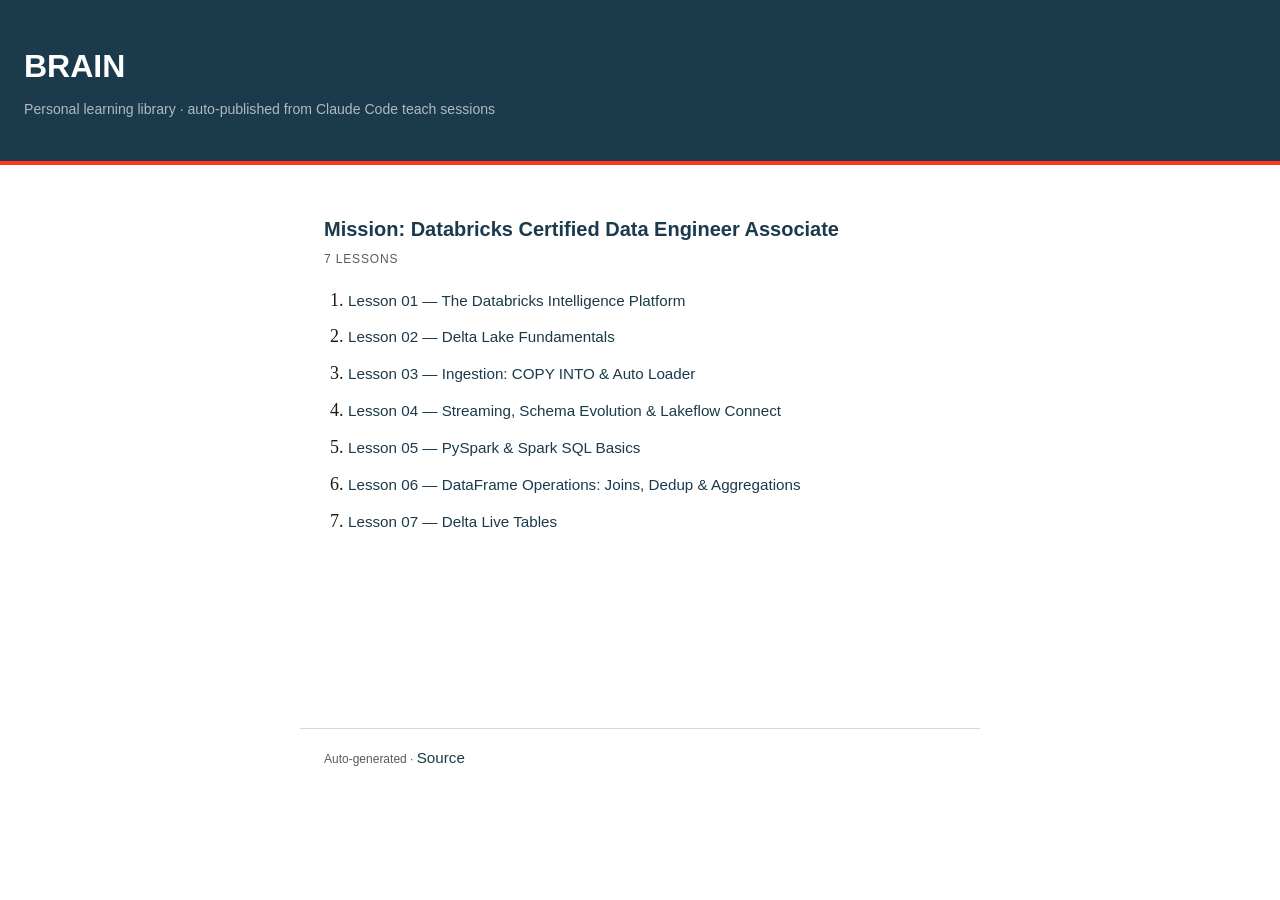
<file: index.html>
<!DOCTYPE html>
<html lang="en">
<head>
  <meta charset="UTF-8">
  <meta name="viewport" content="width=device-width, initial-scale=1.0">
  <title>BRAIN — Learning Library</title>
  <style>
    :root {
      --orange: #FF3621;
      --navy:   #1B3A4B;
      --ink:    #1a1a1a;
      --muted:  #5a5a5a;
      --border: #d8d8d0;
      --font-ui: -apple-system, BlinkMacSystemFont, 'Segoe UI', sans-serif;
      --font-body: Georgia, 'Times New Roman', serif;
    }
    *, *::before, *::after { box-sizing: border-box; margin: 0; padding: 0; }
    body {
      font-family: var(--font-body);
      font-size: 18px;
      line-height: 1.65;
      color: var(--ink);
      background: #fff;
    }
    .site-header {
      background: var(--navy);
      color: #fff;
      padding: 2.5rem 1.5rem;
      border-bottom: 4px solid var(--orange);
    }
    .site-header h1 {
      font-family: var(--font-ui);
      font-size: 2rem;
      font-weight: 700;
    }
    .site-header p {
      font-family: var(--font-ui);
      font-size: 0.88rem;
      margin-top: 0.3rem;
      opacity: 0.65;
    }
    main {
      max-width: 680px;
      margin: 0 auto;
      padding: 3rem 1.5rem 6rem;
    }
    .subject {
      margin-bottom: 3rem;
      padding-bottom: 2.5rem;
      border-bottom: 1px solid var(--border);
    }
    .subject:last-child { border-bottom: none; }
    .subject h2 {
      font-family: var(--font-ui);
      font-size: 1.25rem;
      font-weight: 700;
      color: var(--navy);
      margin-bottom: 0.25rem;
    }
    .meta {
      font-family: var(--font-ui);
      font-size: 0.75rem;
      text-transform: uppercase;
      letter-spacing: 0.07em;
      color: var(--muted);
      margin-bottom: 1rem;
    }
    ol { padding-left: 1.5rem; }
    li { margin-bottom: 0.45rem; }
    a {
      font-family: var(--font-ui);
      font-size: 0.95rem;
      color: var(--navy);
      text-decoration: none;
    }
    a:hover { color: var(--orange); text-decoration: underline; }
    footer {
      max-width: 680px;
      margin: 0 auto;
      padding: 1rem 1.5rem 2rem;
      font-family: var(--font-ui);
      font-size: 0.75rem;
      color: var(--muted);
      border-top: 1px solid var(--border);
    }
  </style>
</head>
<body>
<header class="site-header">
  <h1>BRAIN</h1>
  <p>Personal learning library · auto-published from Claude Code teach sessions</p>
</header>
<main>

  <section class="subject">
    <h2>Mission: Databricks Certified Data Engineer Associate</h2>
    <p class="meta">7 lessons</p>
    <ol>
      <li><a href="Databricks-DataEngineer-Associate/lessons/0001-databricks-intelligence-platform.html">Lesson 01 — The Databricks Intelligence Platform</a></li>
      <li><a href="Databricks-DataEngineer-Associate/lessons/0002-delta-lake-fundamentals.html">Lesson 02 — Delta Lake Fundamentals</a></li>
      <li><a href="Databricks-DataEngineer-Associate/lessons/0003-ingestion-copy-into-and-autoloader.html">Lesson 03 — Ingestion: COPY INTO &amp; Auto Loader</a></li>
      <li><a href="Databricks-DataEngineer-Associate/lessons/0004-streaming-schema-evolution-lakeflow-connect.html">Lesson 04 — Streaming, Schema Evolution &amp; Lakeflow Connect</a></li>
      <li><a href="Databricks-DataEngineer-Associate/lessons/0005-pyspark-and-spark-sql-basics.html">Lesson 05 — PySpark &amp; Spark SQL Basics</a></li>
      <li><a href="Databricks-DataEngineer-Associate/lessons/0006-dataframe-operations-joins-dedup-aggregations.html">Lesson 06 — DataFrame Operations: Joins, Dedup &amp; Aggregations</a></li>
      <li><a href="Databricks-DataEngineer-Associate/lessons/0007-delta-live-tables.html">Lesson 07 — Delta Live Tables</a></li>
    </ol>
  </section>
</main>
<footer>
  Auto-generated · <a href="https://github.com/belwinjulian/belwinjulian.github.io">Source</a>
</footer>
</body>
</html>
</file>
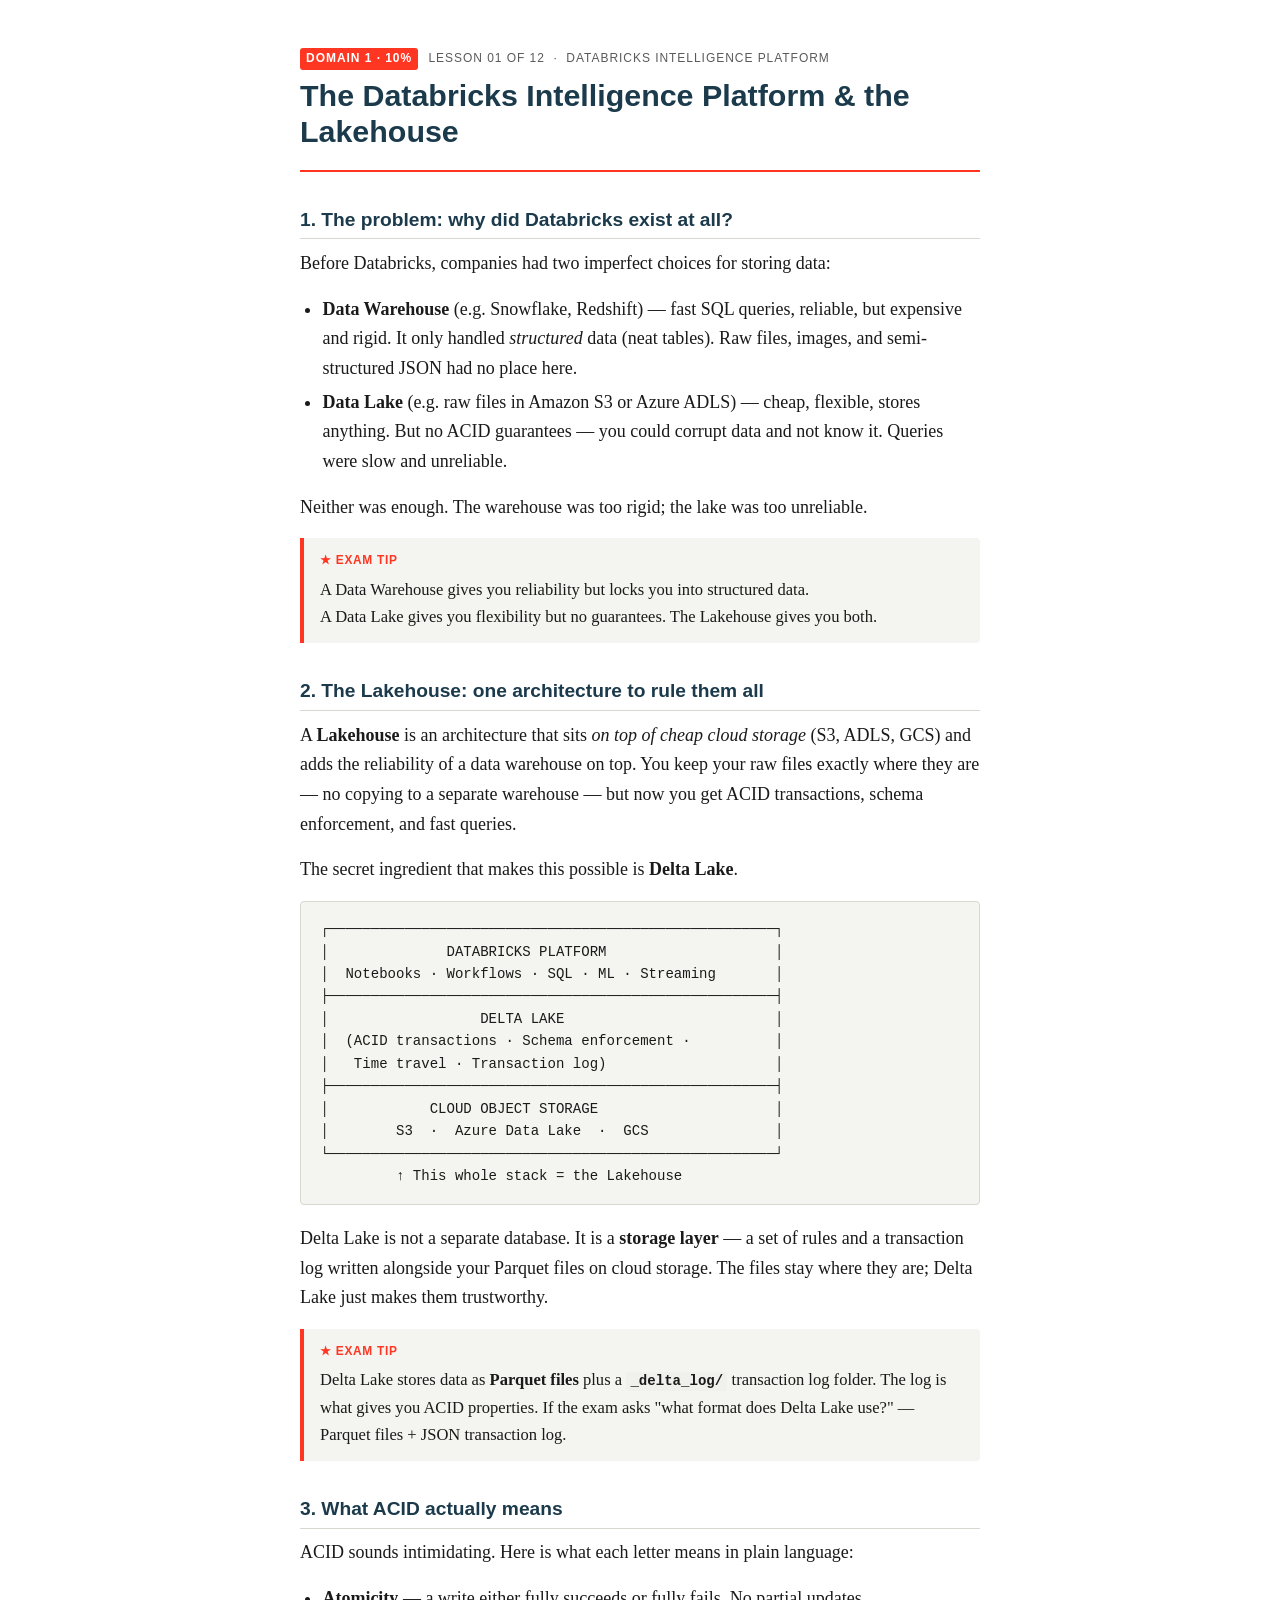
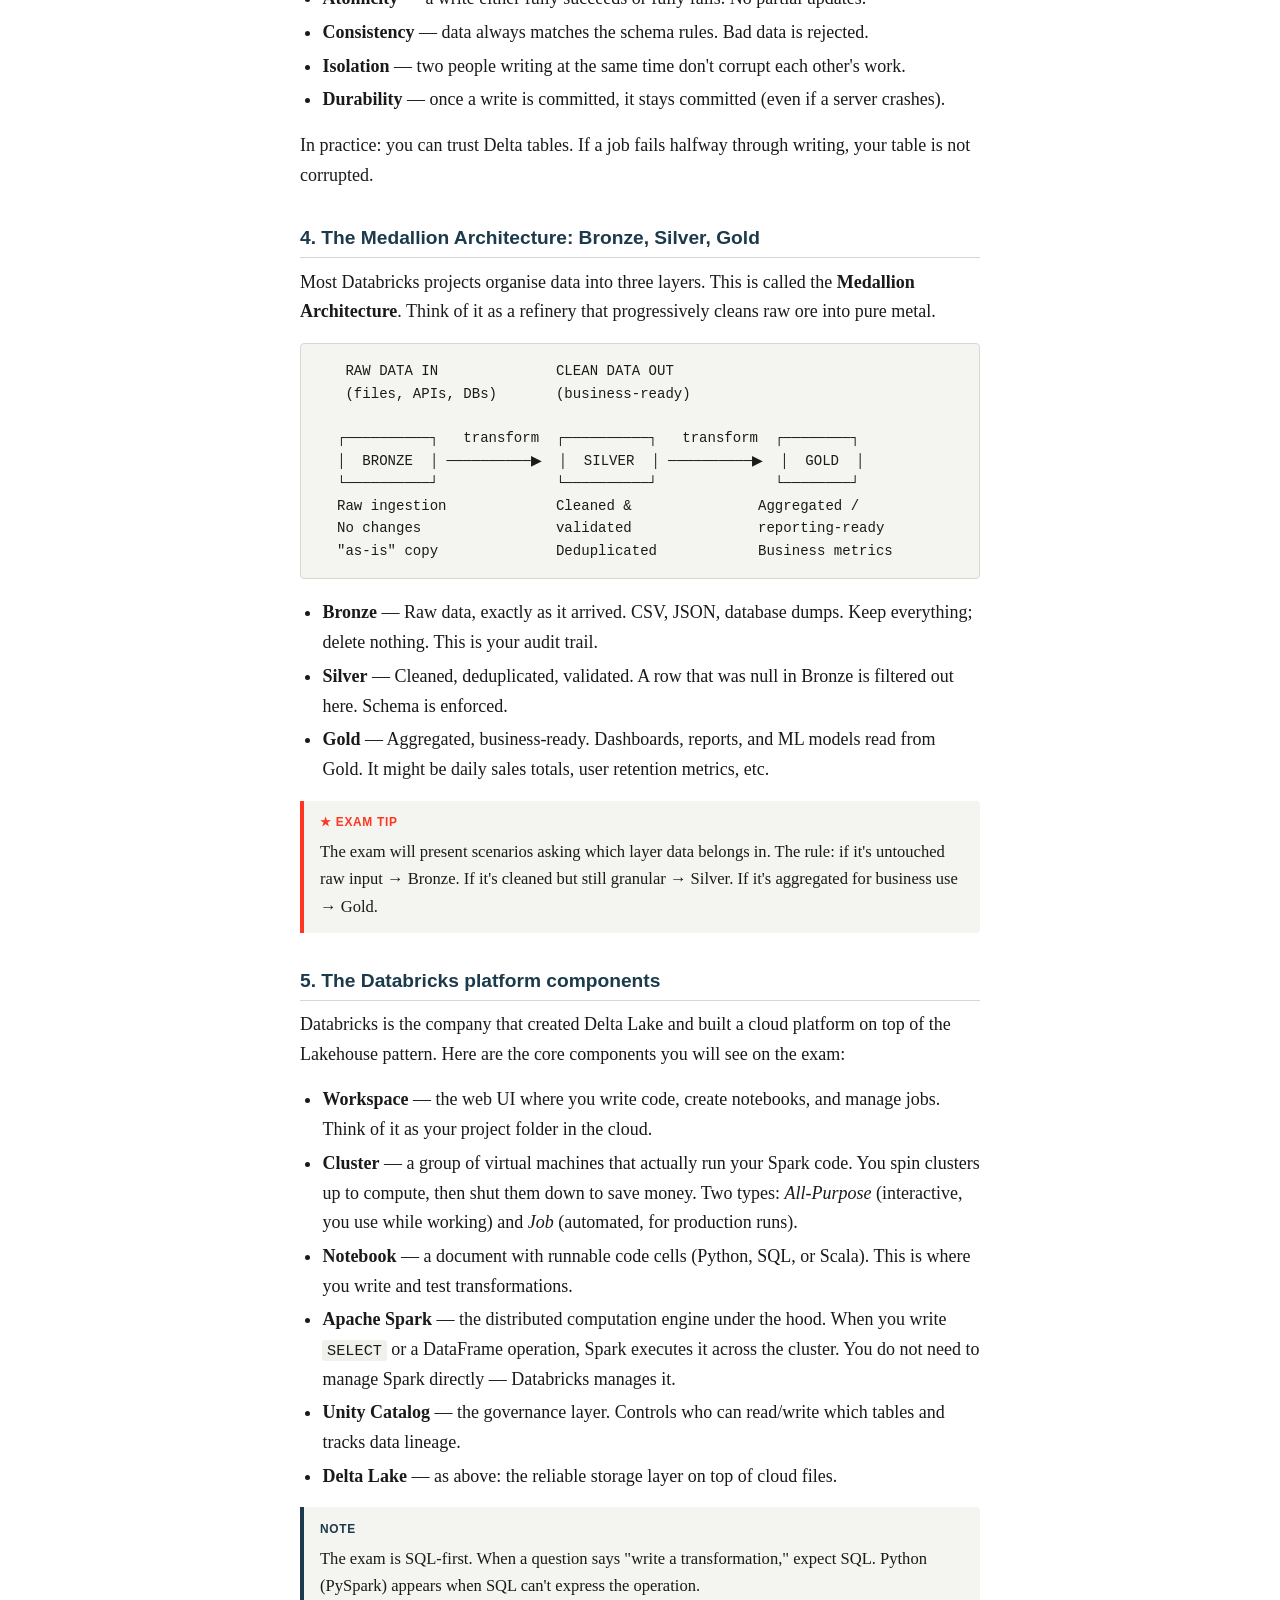
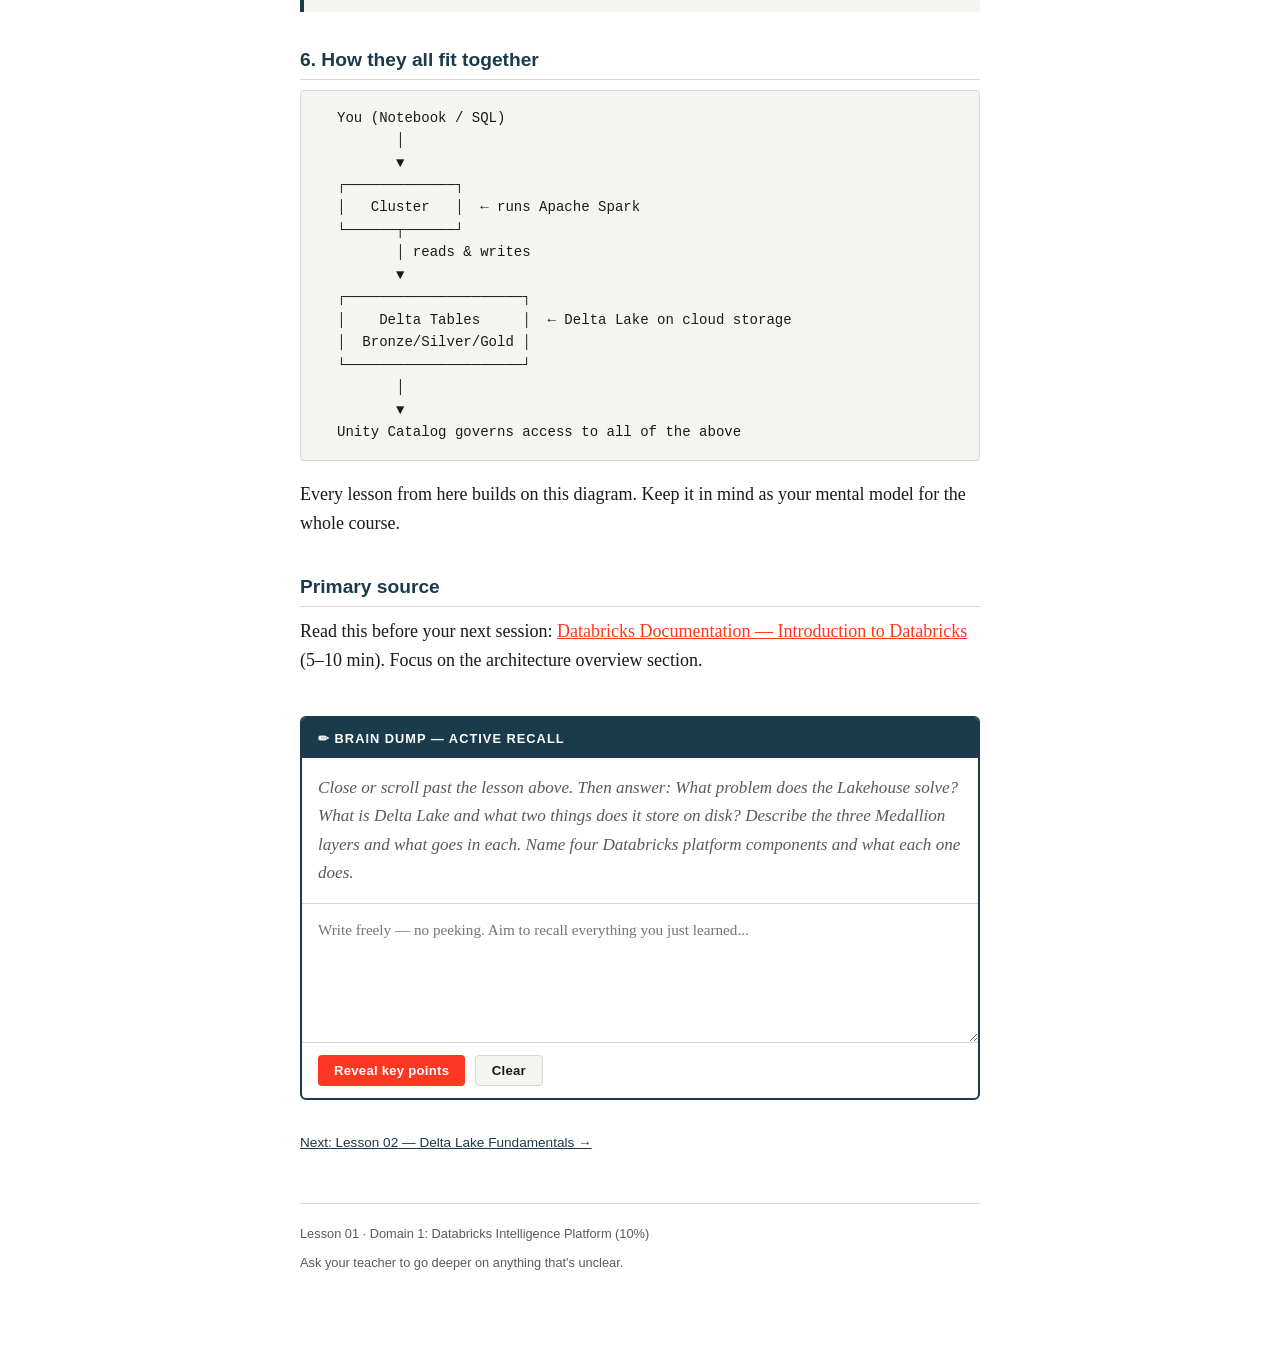
<file: Databricks-DataEngineer-Associate/lessons/0001-databricks-intelligence-platform.html>
<!DOCTYPE html>
<html lang="en">
<head>
  <meta charset="UTF-8">
  <meta name="viewport" content="width=device-width, initial-scale=1.0">
  <title>Lesson 01 — The Databricks Intelligence Platform</title>
  <link rel="stylesheet" href="../assets/style.css">
</head>
<body>
<div class="lesson-wrap">

  <header class="lesson-header">
    <p class="lesson-meta">
      <span class="domain-badge">Domain 1 · 10%</span>
      Lesson 01 of 12 &nbsp;·&nbsp; Databricks Intelligence Platform
    </p>
    <h1>The Databricks Intelligence Platform &amp; the Lakehouse</h1>
  </header>


  <!-- ═══════════════════════════════════════════════════════ -->
  <h2>1. The problem: why did Databricks exist at all?</h2>

  <p>Before Databricks, companies had two imperfect choices for storing data:</p>

  <ul>
    <li><strong>Data Warehouse</strong> (e.g. Snowflake, Redshift) — fast SQL queries, reliable, but expensive and rigid. It only handled <em>structured</em> data (neat tables). Raw files, images, and semi-structured JSON had no place here.</li>
    <li><strong>Data Lake</strong> (e.g. raw files in Amazon S3 or Azure ADLS) — cheap, flexible, stores anything. But no ACID guarantees — you could corrupt data and not know it. Queries were slow and unreliable.</li>
  </ul>

  <p>Neither was enough. The warehouse was too rigid; the lake was too unreliable.</p>

  <div class="callout exam-tip">
    A Data Warehouse gives you reliability but locks you into structured data.<br>
    A Data Lake gives you flexibility but no guarantees. The Lakehouse gives you both.
  </div>


  <!-- ═══════════════════════════════════════════════════════ -->
  <h2>2. The Lakehouse: one architecture to rule them all</h2>

  <p>A <strong>Lakehouse</strong> is an architecture that sits <em>on top of cheap cloud storage</em> (S3, ADLS, GCS) and adds the reliability of a data warehouse on top. You keep your raw files exactly where they are — no copying to a separate warehouse — but now you get ACID transactions, schema enforcement, and fast queries.</p>

  <p>The secret ingredient that makes this possible is <strong>Delta Lake</strong>.</p>

  <div class="diagram">┌─────────────────────────────────────────────────────┐
│              DATABRICKS PLATFORM                    │
│  Notebooks · Workflows · SQL · ML · Streaming       │
├─────────────────────────────────────────────────────┤
│                  DELTA LAKE                         │
│  (ACID transactions · Schema enforcement ·          │
│   Time travel · Transaction log)                    │
├─────────────────────────────────────────────────────┤
│            CLOUD OBJECT STORAGE                     │
│        S3  ·  Azure Data Lake  ·  GCS               │
└─────────────────────────────────────────────────────┘
         ↑ This whole stack = the Lakehouse</div>

  <p>Delta Lake is not a separate database. It is a <strong>storage layer</strong> — a set of rules and a transaction log written alongside your Parquet files on cloud storage. The files stay where they are; Delta Lake just makes them trustworthy.</p>

  <div class="callout exam-tip">
    Delta Lake stores data as <strong>Parquet files</strong> plus a <strong><code>_delta_log/</code></strong> transaction log folder. The log is what gives you ACID properties. If the exam asks "what format does Delta Lake use?" — Parquet files + JSON transaction log.
  </div>


  <!-- ═══════════════════════════════════════════════════════ -->
  <h2>3. What ACID actually means</h2>

  <p>ACID sounds intimidating. Here is what each letter means in plain language:</p>

  <ul>
    <li><strong>Atomicity</strong> — a write either fully succeeds or fully fails. No partial updates.</li>
    <li><strong>Consistency</strong> — data always matches the schema rules. Bad data is rejected.</li>
    <li><strong>Isolation</strong> — two people writing at the same time don't corrupt each other's work.</li>
    <li><strong>Durability</strong> — once a write is committed, it stays committed (even if a server crashes).</li>
  </ul>

  <p>In practice: you can trust Delta tables. If a job fails halfway through writing, your table is not corrupted.</p>


  <!-- ═══════════════════════════════════════════════════════ -->
  <h2>4. The Medallion Architecture: Bronze, Silver, Gold</h2>

  <p>Most Databricks projects organise data into three layers. This is called the <strong>Medallion Architecture</strong>. Think of it as a refinery that progressively cleans raw ore into pure metal.</p>

  <div class="diagram">   RAW DATA IN              CLEAN DATA OUT
   (files, APIs, DBs)       (business-ready)

  ┌──────────┐   transform  ┌──────────┐   transform  ┌────────┐
  │  BRONZE  │ ──────────▶  │  SILVER  │ ──────────▶  │  GOLD  │
  └──────────┘              └──────────┘              └────────┘
  Raw ingestion             Cleaned &amp;               Aggregated /
  No changes                validated               reporting-ready
  "as-is" copy              Deduplicated            Business metrics</div>

  <ul>
    <li><strong>Bronze</strong> — Raw data, exactly as it arrived. CSV, JSON, database dumps. Keep everything; delete nothing. This is your audit trail.</li>
    <li><strong>Silver</strong> — Cleaned, deduplicated, validated. A row that was null in Bronze is filtered out here. Schema is enforced.</li>
    <li><strong>Gold</strong> — Aggregated, business-ready. Dashboards, reports, and ML models read from Gold. It might be daily sales totals, user retention metrics, etc.</li>
  </ul>

  <div class="callout exam-tip">
    The exam will present scenarios asking which layer data belongs in. The rule: if it's untouched raw input → Bronze. If it's cleaned but still granular → Silver. If it's aggregated for business use → Gold.
  </div>


  <!-- ═══════════════════════════════════════════════════════ -->
  <h2>5. The Databricks platform components</h2>

  <p>Databricks is the company that created Delta Lake and built a cloud platform on top of the Lakehouse pattern. Here are the core components you will see on the exam:</p>

  <ul>
    <li><strong>Workspace</strong> — the web UI where you write code, create notebooks, and manage jobs. Think of it as your project folder in the cloud.</li>
    <li><strong>Cluster</strong> — a group of virtual machines that actually run your Spark code. You spin clusters up to compute, then shut them down to save money. Two types: <em>All-Purpose</em> (interactive, you use while working) and <em>Job</em> (automated, for production runs).</li>
    <li><strong>Notebook</strong> — a document with runnable code cells (Python, SQL, or Scala). This is where you write and test transformations.</li>
    <li><strong>Apache Spark</strong> — the distributed computation engine under the hood. When you write <code>SELECT</code> or a DataFrame operation, Spark executes it across the cluster. You do not need to manage Spark directly — Databricks manages it.</li>
    <li><strong>Unity Catalog</strong> — the governance layer. Controls who can read/write which tables and tracks data lineage.</li>
    <li><strong>Delta Lake</strong> — as above: the reliable storage layer on top of cloud files.</li>
  </ul>

  <div class="callout note">
    The exam is SQL-first. When a question says "write a transformation," expect SQL. Python (PySpark) appears when SQL can't express the operation.
  </div>


  <!-- ═══════════════════════════════════════════════════════ -->
  <h2>6. How they all fit together</h2>

  <div class="diagram">  You (Notebook / SQL)
         │
         ▼
  ┌─────────────┐
  │   Cluster   │  ← runs Apache Spark
  └──────┬──────┘
         │ reads &amp; writes
         ▼
  ┌─────────────────────┐
  │    Delta Tables     │  ← Delta Lake on cloud storage
  │  Bronze/Silver/Gold │
  └─────────────────────┘
         │
         ▼
  Unity Catalog governs access to all of the above</div>

  <p>Every lesson from here builds on this diagram. Keep it in mind as your mental model for the whole course.</p>


  <!-- ═══════════════════════════════════════════════════════ -->
  <h2>Primary source</h2>

  <p>
    Read this before your next session:
    <a href="https://docs.databricks.com/en/introduction/index.html" target="_blank">
      Databricks Documentation — Introduction to Databricks
    </a>
    (5–10 min). Focus on the architecture overview section.
  </p>


  <!-- ═══════════════════════════════════════════════════════ -->
  <!-- BRAIN DUMP WIDGET -->
  <div
    class="brain-dump"
    id="bd1"
    data-prompt="Close or scroll past the lesson above. Then answer: What problem does the Lakehouse solve? What is Delta Lake and what two things does it store on disk? Describe the three Medallion layers and what goes in each. Name four Databricks platform components and what each one does."
    data-points='[
      "Lakehouse solves the warehouse/lake tradeoff: reliability of a warehouse + flexibility of a lake on cheap cloud storage",
      "Delta Lake is a storage layer (not a separate database) that sits on top of Parquet files + a _delta_log/ transaction log",
      "ACID = Atomicity, Consistency, Isolation, Durability — means writes are trustworthy and never partially corrupt",
      "Bronze = raw data as-is, no changes, full audit trail",
      "Silver = cleaned, deduplicated, validated, schema enforced",
      "Gold = aggregated, business-ready, used by dashboards and reports",
      "Workspace = web UI / project environment",
      "Cluster = virtual machines that run Spark compute",
      "Notebook = runnable code document (Python / SQL)",
      "Unity Catalog = governance layer (who can access what)"
    ]'
  ></div>


  <!-- ═══════════════════════════════════════════════════════ -->
  <div class="nav-links">
    <a href="0002-delta-lake-fundamentals.html">Next: Lesson 02 — Delta Lake Fundamentals →</a>
  </div>

  <footer class="lesson-footer">
    <span>Lesson 01 · Domain 1: Databricks Intelligence Platform (10%)</span>
    <span>Ask your teacher to go deeper on anything that's unclear.</span>
  </footer>

</div>
<script src="../assets/brain-dump.js"></script>
</body>
</html>
</file>
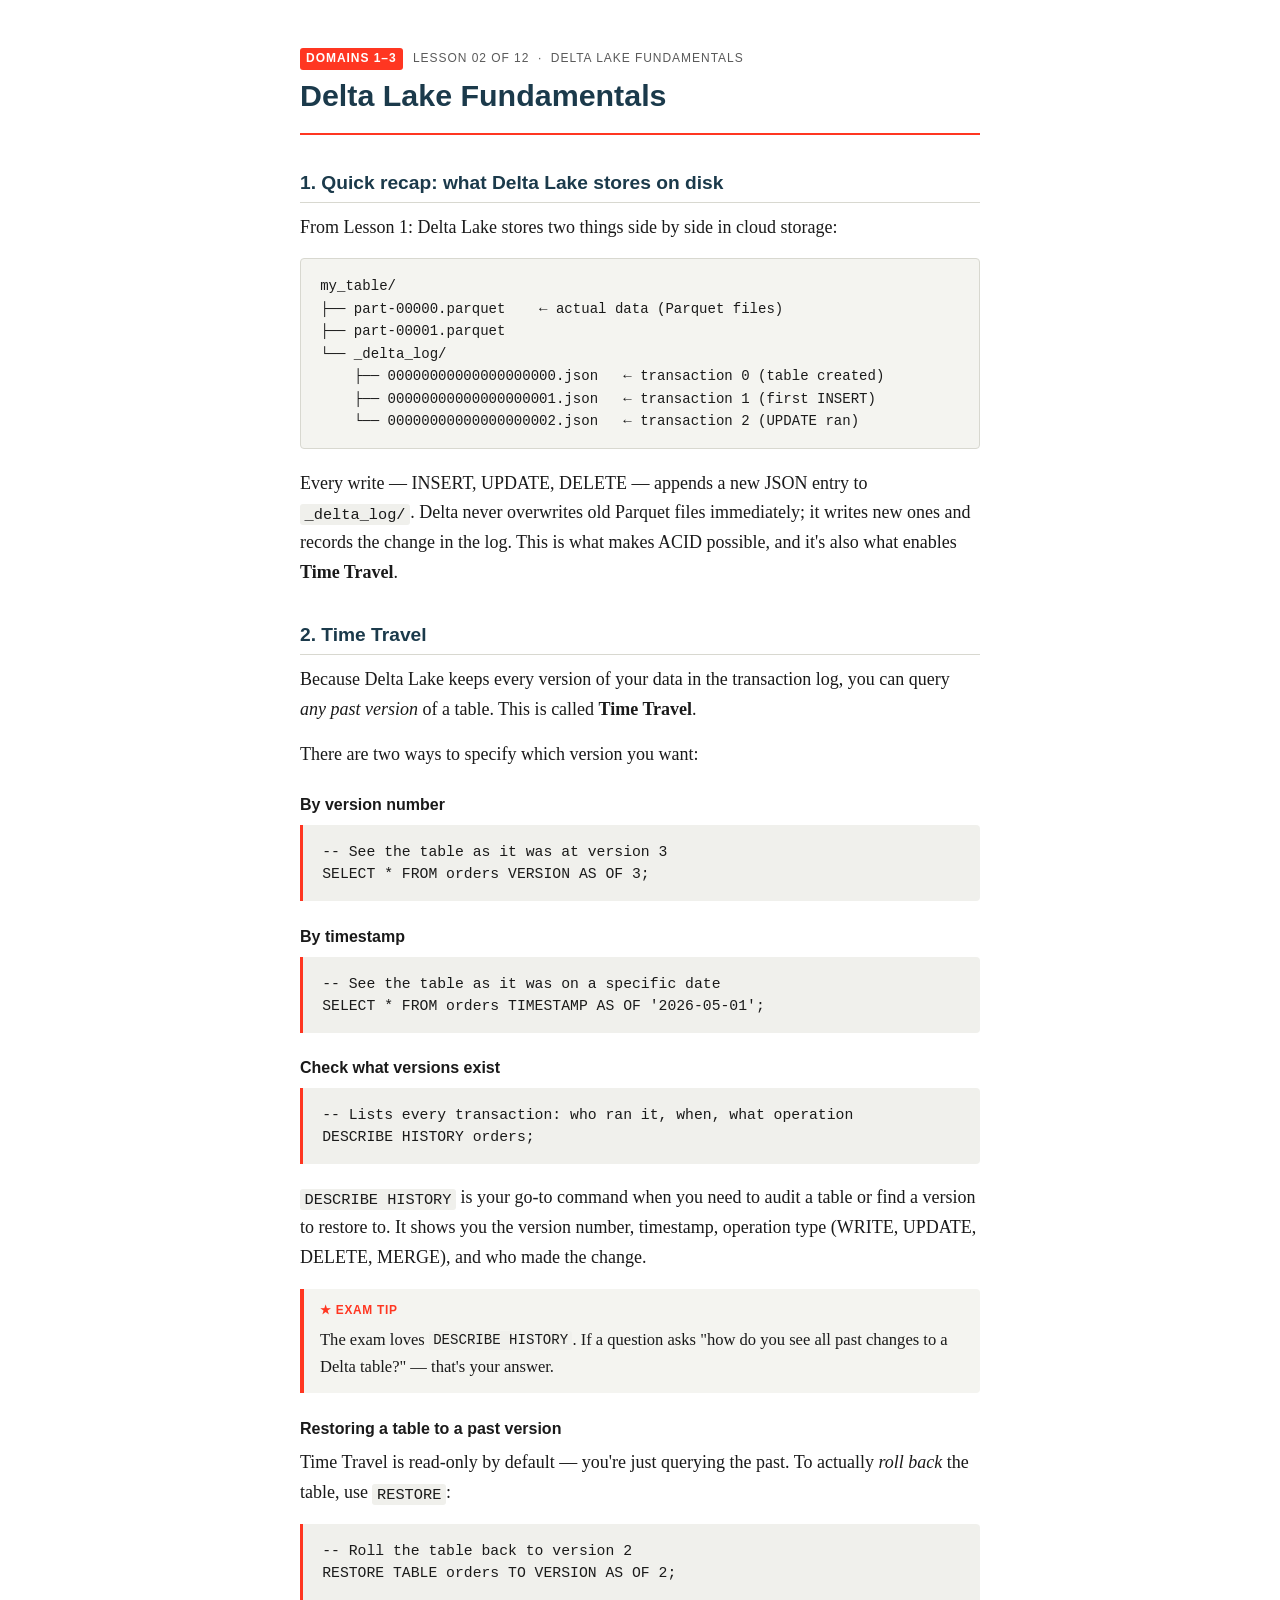
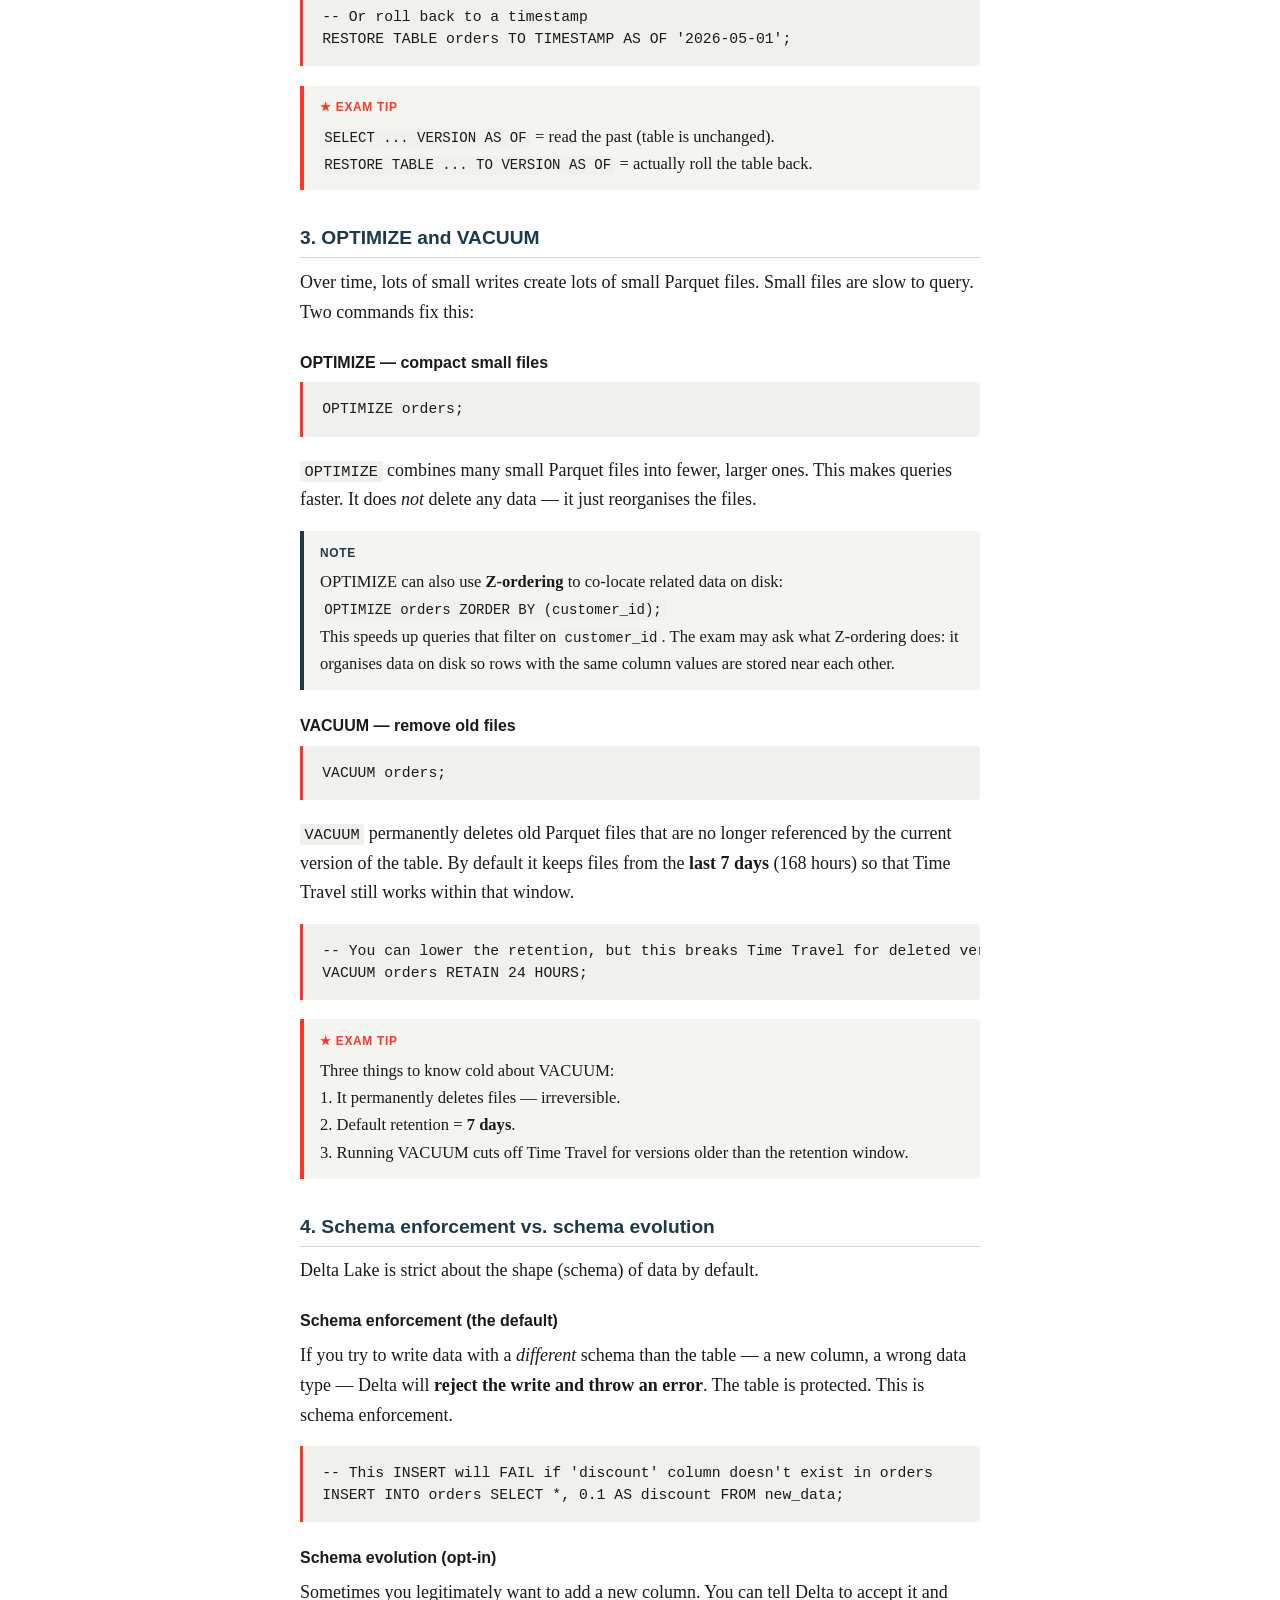
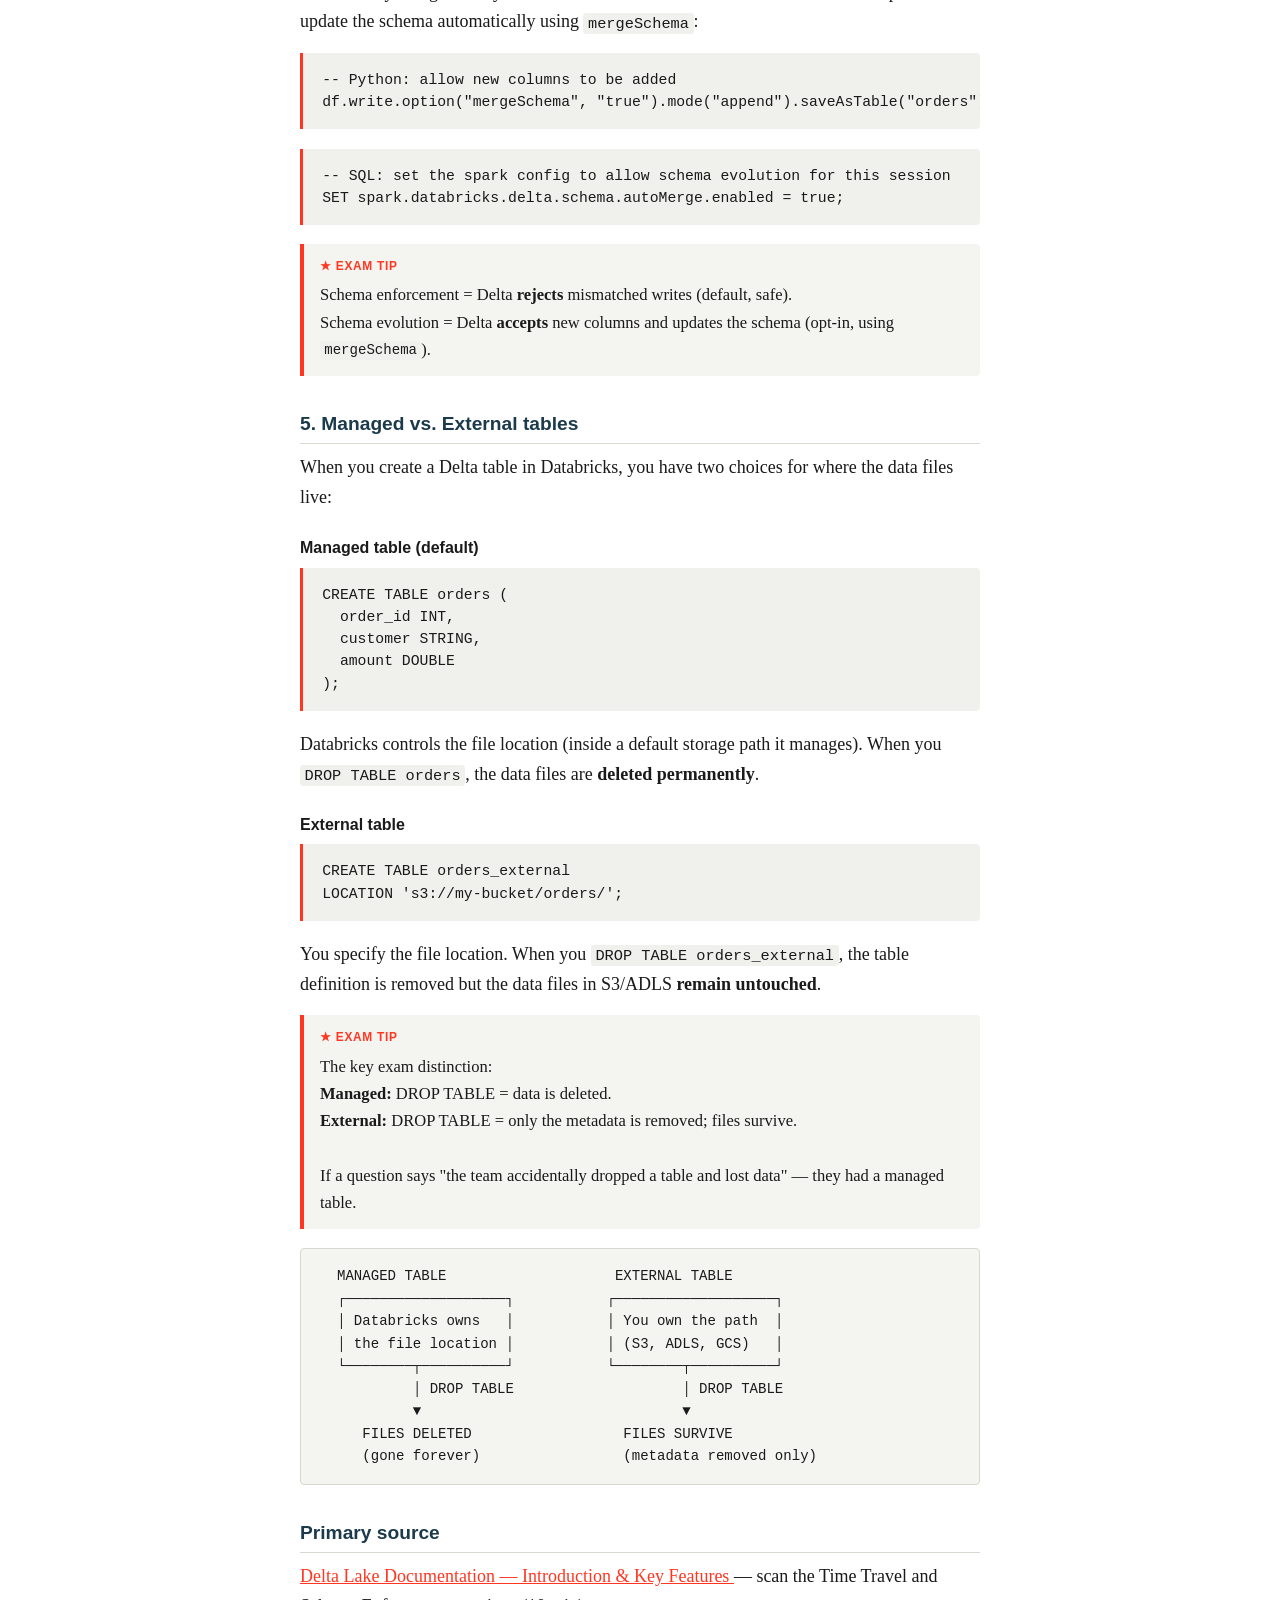
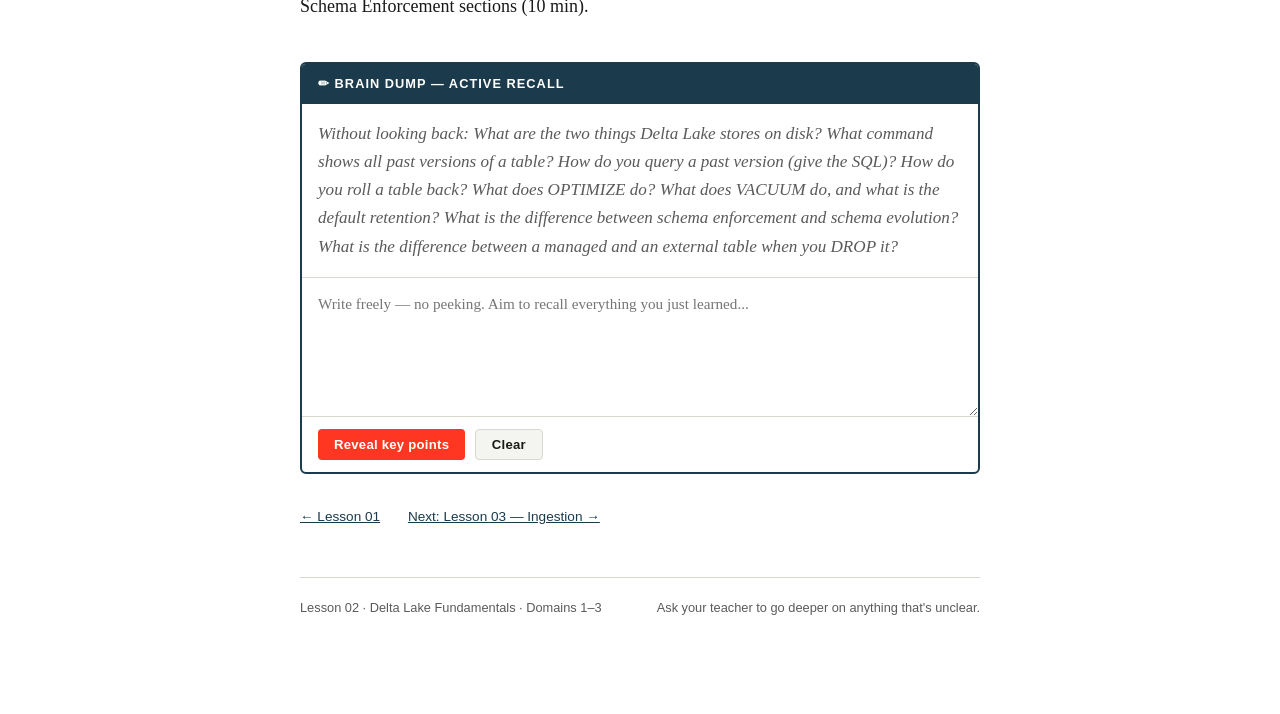
<file: Databricks-DataEngineer-Associate/lessons/0002-delta-lake-fundamentals.html>
<!DOCTYPE html>
<html lang="en">
<head>
  <meta charset="UTF-8">
  <meta name="viewport" content="width=device-width, initial-scale=1.0">
  <title>Lesson 02 — Delta Lake Fundamentals</title>
  <link rel="stylesheet" href="../assets/style.css">
</head>
<body>
<div class="lesson-wrap">

  <header class="lesson-header">
    <p class="lesson-meta">
      <span class="domain-badge">Domains 1–3</span>
      Lesson 02 of 12 &nbsp;·&nbsp; Delta Lake Fundamentals
    </p>
    <h1>Delta Lake Fundamentals</h1>
  </header>


  <!-- ═══════════════════════════════════════════════════════ -->
  <h2>1. Quick recap: what Delta Lake stores on disk</h2>

  <p>From Lesson 1: Delta Lake stores two things side by side in cloud storage:</p>

  <div class="diagram">my_table/
├── part-00000.parquet    ← actual data (Parquet files)
├── part-00001.parquet
└── _delta_log/
    ├── 00000000000000000000.json   ← transaction 0 (table created)
    ├── 00000000000000000001.json   ← transaction 1 (first INSERT)
    └── 00000000000000000002.json   ← transaction 2 (UPDATE ran)</div>

  <p>Every write — INSERT, UPDATE, DELETE — appends a new JSON entry to <code>_delta_log/</code>. Delta never overwrites old Parquet files immediately; it writes new ones and records the change in the log. This is what makes ACID possible, and it's also what enables <strong>Time Travel</strong>.</p>


  <!-- ═══════════════════════════════════════════════════════ -->
  <h2>2. Time Travel</h2>

  <p>Because Delta Lake keeps every version of your data in the transaction log, you can query <em>any past version</em> of a table. This is called <strong>Time Travel</strong>.</p>

  <p>There are two ways to specify which version you want:</p>

  <h3>By version number</h3>
  <pre>-- See the table as it was at version 3
SELECT * FROM orders VERSION AS OF 3;</pre>

  <h3>By timestamp</h3>
  <pre>-- See the table as it was on a specific date
SELECT * FROM orders TIMESTAMP AS OF '2026-05-01';</pre>

  <h3>Check what versions exist</h3>
  <pre>-- Lists every transaction: who ran it, when, what operation
DESCRIBE HISTORY orders;</pre>

  <p><code>DESCRIBE HISTORY</code> is your go-to command when you need to audit a table or find a version to restore to. It shows you the version number, timestamp, operation type (WRITE, UPDATE, DELETE, MERGE), and who made the change.</p>

  <div class="callout exam-tip">
    The exam loves <code>DESCRIBE HISTORY</code>. If a question asks "how do you see all past changes to a Delta table?" — that's your answer.
  </div>

  <h3>Restoring a table to a past version</h3>
  <p>Time Travel is read-only by default — you're just querying the past. To actually <em>roll back</em> the table, use <code>RESTORE</code>:</p>
  <pre>-- Roll the table back to version 2
RESTORE TABLE orders TO VERSION AS OF 2;

-- Or roll back to a timestamp
RESTORE TABLE orders TO TIMESTAMP AS OF '2026-05-01';</pre>

  <div class="callout exam-tip">
    <code>SELECT ... VERSION AS OF</code> = read the past (table is unchanged).<br>
    <code>RESTORE TABLE ... TO VERSION AS OF</code> = actually roll the table back.
  </div>


  <!-- ═══════════════════════════════════════════════════════ -->
  <h2>3. OPTIMIZE and VACUUM</h2>

  <p>Over time, lots of small writes create lots of small Parquet files. Small files are slow to query. Two commands fix this:</p>

  <h3>OPTIMIZE — compact small files</h3>
  <pre>OPTIMIZE orders;</pre>

  <p><code>OPTIMIZE</code> combines many small Parquet files into fewer, larger ones. This makes queries faster. It does <em>not</em> delete any data — it just reorganises the files.</p>

  <div class="callout note">
    OPTIMIZE can also use <strong>Z-ordering</strong> to co-locate related data on disk:<br>
    <code>OPTIMIZE orders ZORDER BY (customer_id);</code><br>
    This speeds up queries that filter on <code>customer_id</code>. The exam may ask what Z-ordering does: it organises data on disk so rows with the same column values are stored near each other.
  </div>

  <h3>VACUUM — remove old files</h3>
  <pre>VACUUM orders;</pre>

  <p><code>VACUUM</code> permanently deletes old Parquet files that are no longer referenced by the current version of the table. By default it keeps files from the <strong>last 7 days</strong> (168 hours) so that Time Travel still works within that window.</p>

  <pre>-- You can lower the retention, but this breaks Time Travel for deleted versions
VACUUM orders RETAIN 24 HOURS;</pre>

  <div class="callout exam-tip">
    Three things to know cold about VACUUM:<br>
    1. It permanently deletes files — irreversible.<br>
    2. Default retention = <strong>7 days</strong>.<br>
    3. Running VACUUM cuts off Time Travel for versions older than the retention window.
  </div>


  <!-- ═══════════════════════════════════════════════════════ -->
  <h2>4. Schema enforcement vs. schema evolution</h2>

  <p>Delta Lake is strict about the shape (schema) of data by default.</p>

  <h3>Schema enforcement (the default)</h3>
  <p>If you try to write data with a <em>different</em> schema than the table — a new column, a wrong data type — Delta will <strong>reject the write and throw an error</strong>. The table is protected. This is schema enforcement.</p>

  <pre>-- This INSERT will FAIL if 'discount' column doesn't exist in orders
INSERT INTO orders SELECT *, 0.1 AS discount FROM new_data;</pre>

  <h3>Schema evolution (opt-in)</h3>
  <p>Sometimes you legitimately want to add a new column. You can tell Delta to accept it and update the schema automatically using <code>mergeSchema</code>:</p>

  <pre>-- Python: allow new columns to be added
df.write.option("mergeSchema", "true").mode("append").saveAsTable("orders")</pre>

  <pre>-- SQL: set the spark config to allow schema evolution for this session
SET spark.databricks.delta.schema.autoMerge.enabled = true;</pre>

  <div class="callout exam-tip">
    Schema enforcement = Delta <strong>rejects</strong> mismatched writes (default, safe).<br>
    Schema evolution = Delta <strong>accepts</strong> new columns and updates the schema (opt-in, using <code>mergeSchema</code>).
  </div>


  <!-- ═══════════════════════════════════════════════════════ -->
  <h2>5. Managed vs. External tables</h2>

  <p>When you create a Delta table in Databricks, you have two choices for where the data files live:</p>

  <h3>Managed table (default)</h3>
  <pre>CREATE TABLE orders (
  order_id INT,
  customer STRING,
  amount DOUBLE
);</pre>

  <p>Databricks controls the file location (inside a default storage path it manages). When you <code>DROP TABLE orders</code>, the data files are <strong>deleted permanently</strong>.</p>

  <h3>External table</h3>
  <pre>CREATE TABLE orders_external
LOCATION 's3://my-bucket/orders/';</pre>

  <p>You specify the file location. When you <code>DROP TABLE orders_external</code>, the table definition is removed but the data files in S3/ADLS <strong>remain untouched</strong>.</p>

  <div class="callout exam-tip">
    The key exam distinction:<br>
    <strong>Managed:</strong> DROP TABLE = data is deleted.<br>
    <strong>External:</strong> DROP TABLE = only the metadata is removed; files survive.<br><br>
    If a question says "the team accidentally dropped a table and lost data" — they had a managed table.
  </div>

  <div class="diagram">  MANAGED TABLE                    EXTERNAL TABLE
  ┌───────────────────┐           ┌───────────────────┐
  │ Databricks owns   │           │ You own the path  │
  │ the file location │           │ (S3, ADLS, GCS)   │
  └────────┬──────────┘           └────────┬──────────┘
           │ DROP TABLE                    │ DROP TABLE
           ▼                               ▼
     FILES DELETED                  FILES SURVIVE
     (gone forever)                 (metadata removed only)</div>


  <!-- ═══════════════════════════════════════════════════════ -->
  <h2>Primary source</h2>
  <p>
    <a href="https://docs.delta.io/latest/delta-intro.html" target="_blank">
      Delta Lake Documentation — Introduction &amp; Key Features
    </a>
    — scan the Time Travel and Schema Enforcement sections (10 min).
  </p>


  <!-- ═══════════════════════════════════════════════════════ -->
  <div
    class="brain-dump"
    id="bd2"
    data-prompt="Without looking back: What are the two things Delta Lake stores on disk? What command shows all past versions of a table? How do you query a past version (give the SQL)? How do you roll a table back? What does OPTIMIZE do? What does VACUUM do, and what is the default retention? What is the difference between schema enforcement and schema evolution? What is the difference between a managed and an external table when you DROP it?"
    data-points='[
      "_delta_log/ transaction log (JSON files) + Parquet data files",
      "DESCRIBE HISTORY table_name — shows all versions, timestamps, and operations",
      "SELECT * FROM table VERSION AS OF 3  (or TIMESTAMP AS OF date)",
      "RESTORE TABLE table TO VERSION AS OF 3 — actually rolls the table back",
      "OPTIMIZE compacts many small Parquet files into fewer large ones (faster queries)",
      "VACUUM permanently deletes old files; default retention = 7 days (168 hours)",
      "VACUUM cuts off Time Travel for versions older than the retention window",
      "Schema enforcement = Delta rejects writes with wrong/extra columns (default)",
      "Schema evolution = Delta accepts new columns when mergeSchema option is set",
      "Managed table: DROP TABLE deletes the data files permanently",
      "External table: DROP TABLE removes only metadata; files in cloud storage survive"
    ]'
  ></div>


  <div class="nav-links">
    <a href="0001-databricks-intelligence-platform.html">← Lesson 01</a>
    <a href="0003-ingestion-copy-into-and-autoloader.html">Next: Lesson 03 — Ingestion →</a>
  </div>

  <footer class="lesson-footer">
    <span>Lesson 02 · Delta Lake Fundamentals · Domains 1–3</span>
    <span>Ask your teacher to go deeper on anything that's unclear.</span>
  </footer>

</div>
<script src="../assets/brain-dump.js"></script>
</body>
</html>
</file>
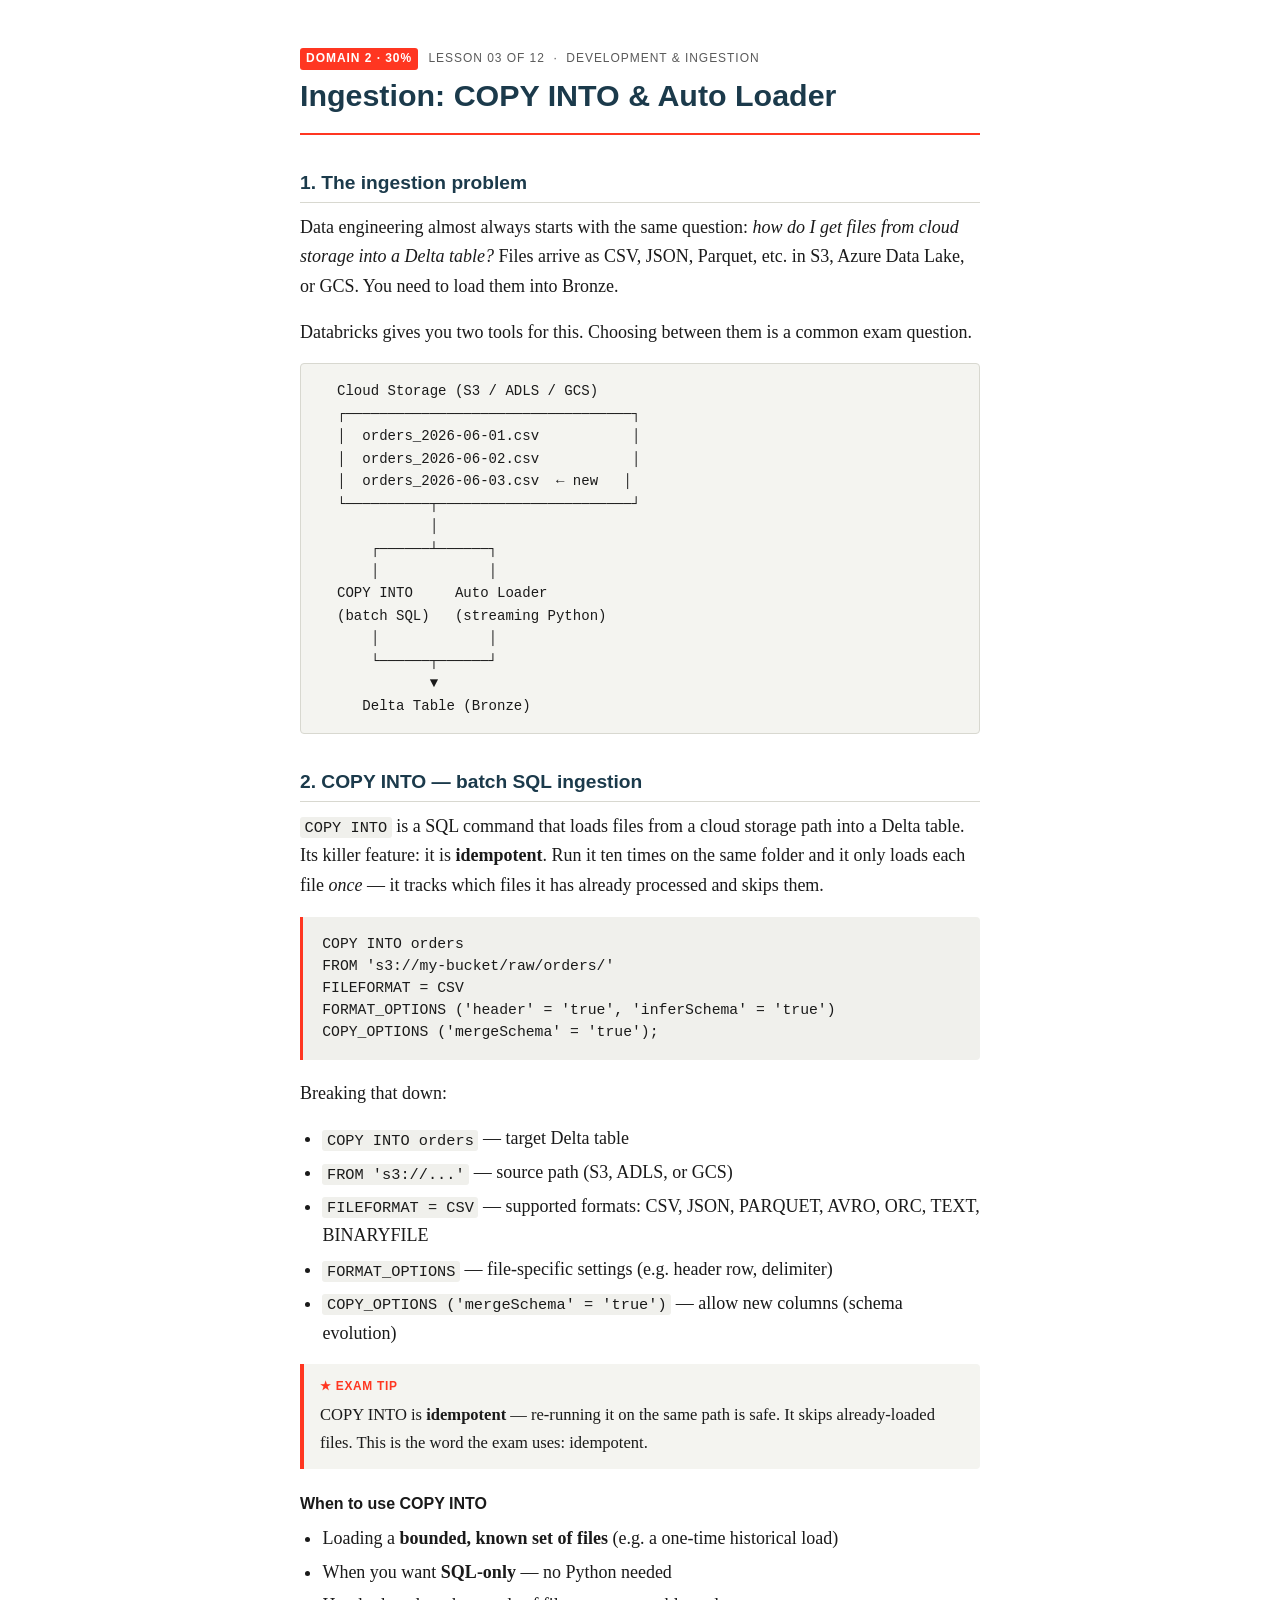
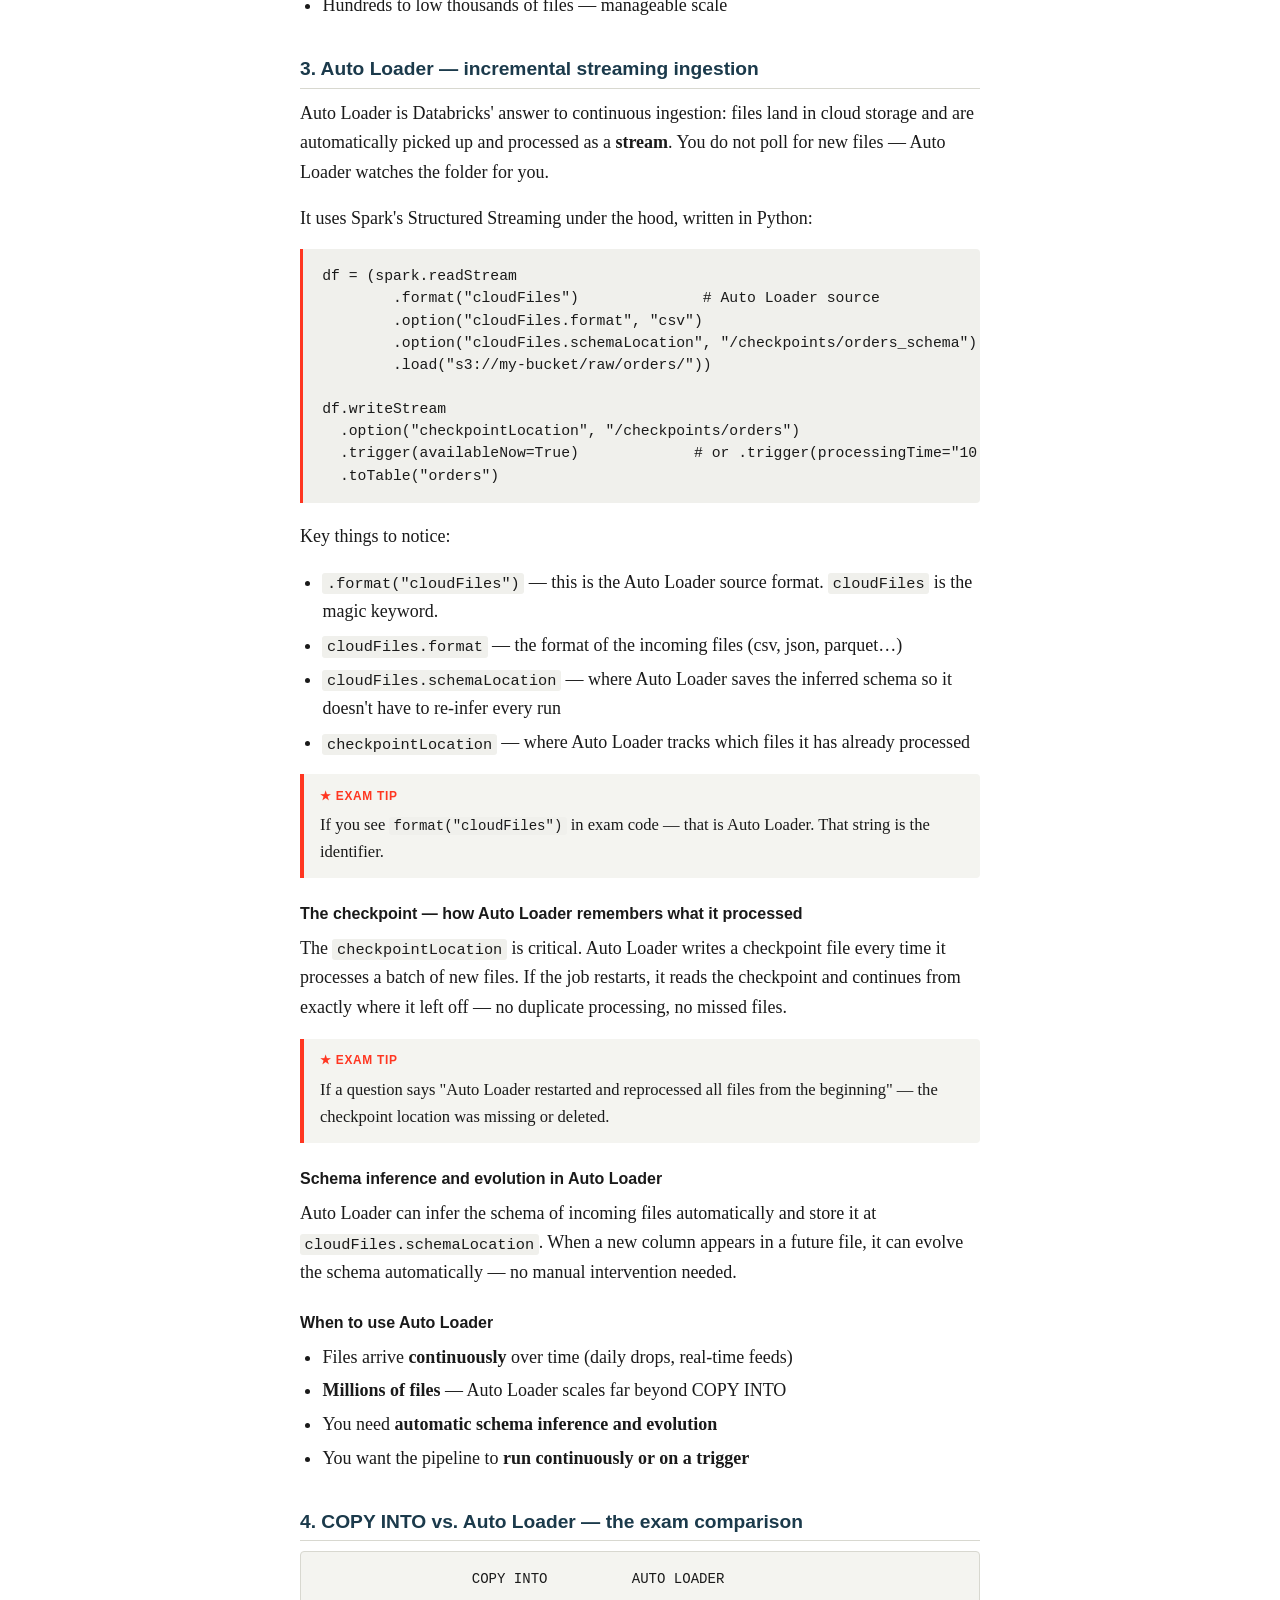
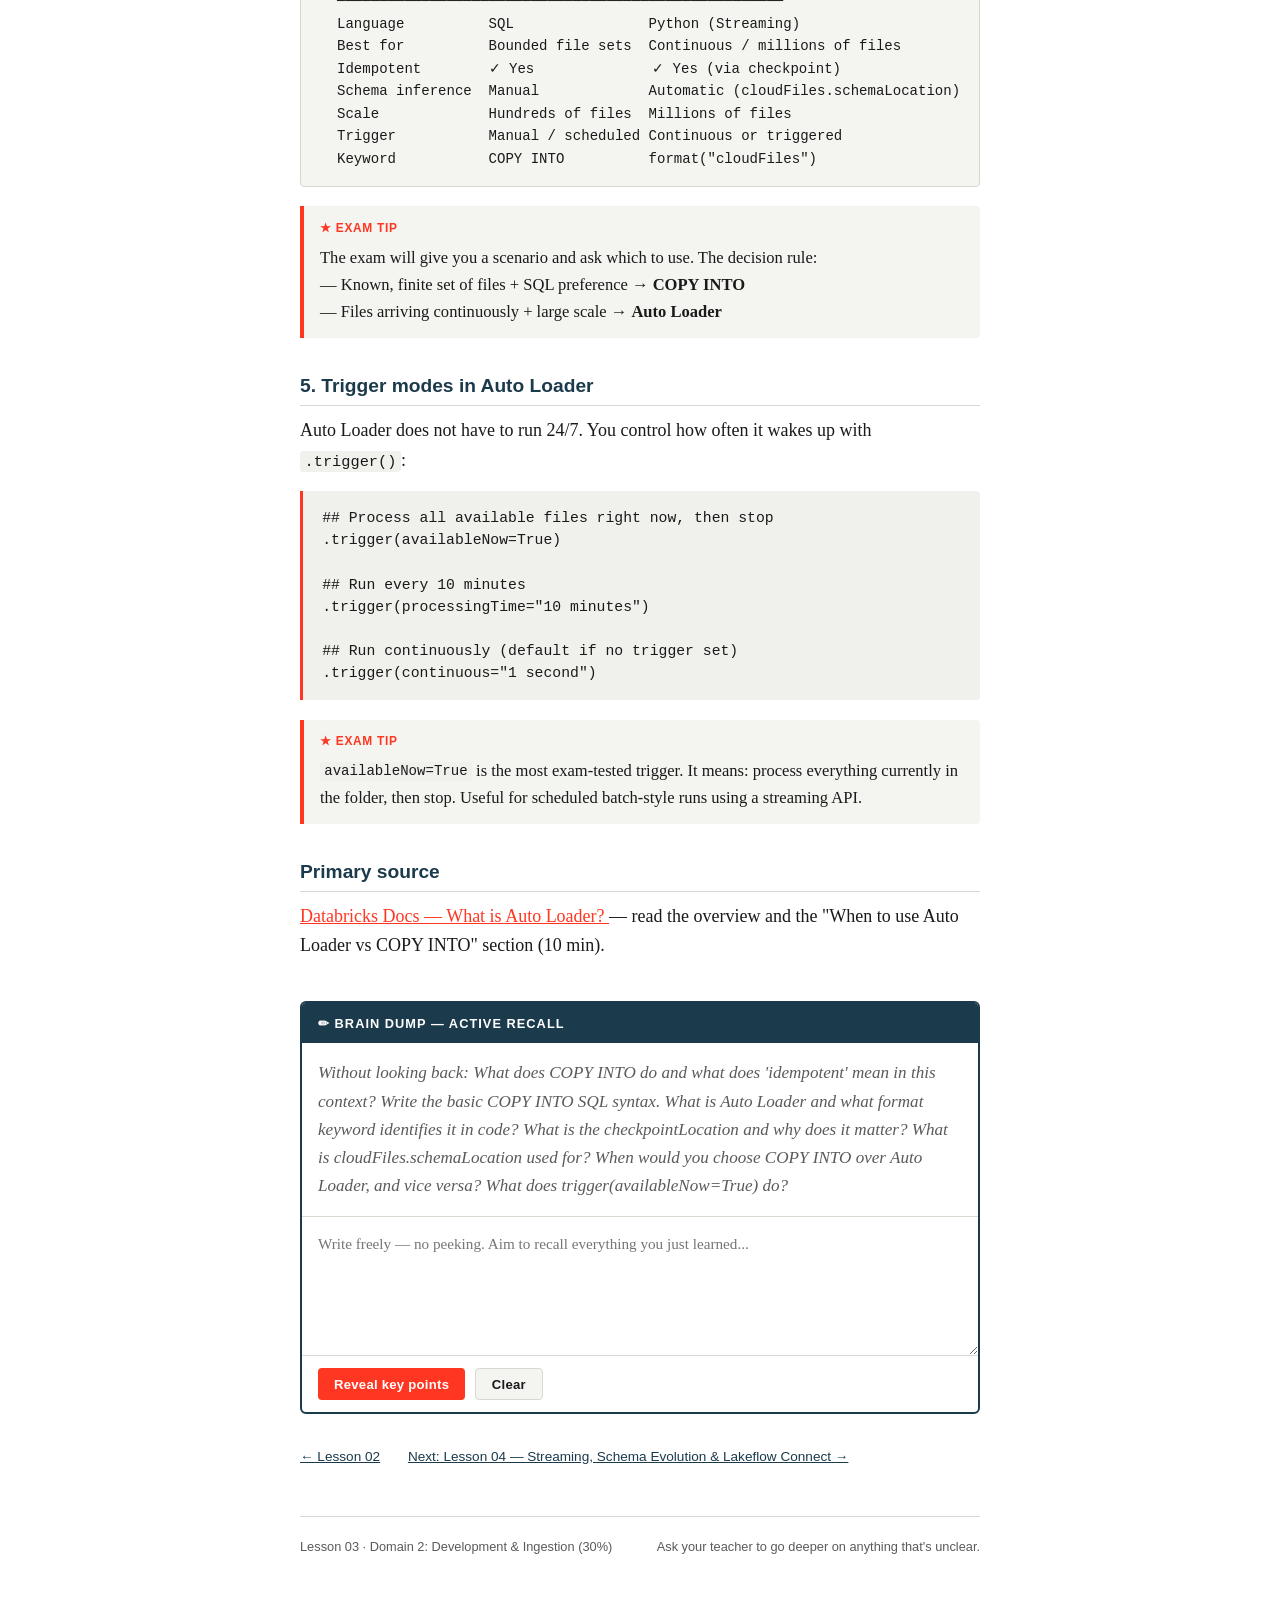
<file: Databricks-DataEngineer-Associate/lessons/0003-ingestion-copy-into-and-autoloader.html>
<!DOCTYPE html>
<html lang="en">
<head>
  <meta charset="UTF-8">
  <meta name="viewport" content="width=device-width, initial-scale=1.0">
  <title>Lesson 03 — Ingestion: COPY INTO &amp; Auto Loader</title>
  <link rel="stylesheet" href="../assets/style.css">
</head>
<body>
<div class="lesson-wrap">

  <header class="lesson-header">
    <p class="lesson-meta">
      <span class="domain-badge">Domain 2 · 30%</span>
      Lesson 03 of 12 &nbsp;·&nbsp; Development &amp; Ingestion
    </p>
    <h1>Ingestion: COPY INTO &amp; Auto Loader</h1>
  </header>


  <!-- ═══════════════════════════════════════════════════════ -->
  <h2>1. The ingestion problem</h2>

  <p>Data engineering almost always starts with the same question: <em>how do I get files from cloud storage into a Delta table?</em> Files arrive as CSV, JSON, Parquet, etc. in S3, Azure Data Lake, or GCS. You need to load them into Bronze.</p>

  <p>Databricks gives you two tools for this. Choosing between them is a common exam question.</p>

  <div class="diagram">  Cloud Storage (S3 / ADLS / GCS)
  ┌──────────────────────────────────┐
  │  orders_2026-06-01.csv           │
  │  orders_2026-06-02.csv           │
  │  orders_2026-06-03.csv  ← new   │
  └──────────┬───────────────────────┘
             │
      ┌──────┴──────┐
      │             │
  COPY INTO     Auto Loader
  (batch SQL)   (streaming Python)
      │             │
      └──────┬──────┘
             ▼
     Delta Table (Bronze)</div>


  <!-- ═══════════════════════════════════════════════════════ -->
  <h2>2. COPY INTO — batch SQL ingestion</h2>

  <p><code>COPY INTO</code> is a SQL command that loads files from a cloud storage path into a Delta table. Its killer feature: it is <strong>idempotent</strong>. Run it ten times on the same folder and it only loads each file <em>once</em> — it tracks which files it has already processed and skips them.</p>

  <pre>COPY INTO orders
FROM 's3://my-bucket/raw/orders/'
FILEFORMAT = CSV
FORMAT_OPTIONS ('header' = 'true', 'inferSchema' = 'true')
COPY_OPTIONS ('mergeSchema' = 'true');</pre>

  <p>Breaking that down:</p>
  <ul>
    <li><code>COPY INTO orders</code> — target Delta table</li>
    <li><code>FROM 's3://...'</code> — source path (S3, ADLS, or GCS)</li>
    <li><code>FILEFORMAT = CSV</code> — supported formats: CSV, JSON, PARQUET, AVRO, ORC, TEXT, BINARYFILE</li>
    <li><code>FORMAT_OPTIONS</code> — file-specific settings (e.g. header row, delimiter)</li>
    <li><code>COPY_OPTIONS ('mergeSchema' = 'true')</code> — allow new columns (schema evolution)</li>
  </ul>

  <div class="callout exam-tip">
    COPY INTO is <strong>idempotent</strong> — re-running it on the same path is safe. It skips already-loaded files. This is the word the exam uses: idempotent.
  </div>

  <h3>When to use COPY INTO</h3>
  <ul>
    <li>Loading a <strong>bounded, known set of files</strong> (e.g. a one-time historical load)</li>
    <li>When you want <strong>SQL-only</strong> — no Python needed</li>
    <li>Hundreds to low thousands of files — manageable scale</li>
  </ul>


  <!-- ═══════════════════════════════════════════════════════ -->
  <h2>3. Auto Loader — incremental streaming ingestion</h2>

  <p>Auto Loader is Databricks' answer to continuous ingestion: files land in cloud storage and are automatically picked up and processed as a <strong>stream</strong>. You do not poll for new files — Auto Loader watches the folder for you.</p>

  <p>It uses Spark's Structured Streaming under the hood, written in Python:</p>

  <pre>df = (spark.readStream
        .format("cloudFiles")              # Auto Loader source
        .option("cloudFiles.format", "csv")
        .option("cloudFiles.schemaLocation", "/checkpoints/orders_schema")
        .load("s3://my-bucket/raw/orders/"))

df.writeStream
  .option("checkpointLocation", "/checkpoints/orders")
  .trigger(availableNow=True)             # or .trigger(processingTime="10 minutes")
  .toTable("orders")</pre>

  <p>Key things to notice:</p>
  <ul>
    <li><code>.format("cloudFiles")</code> — this is the Auto Loader source format. <code>cloudFiles</code> is the magic keyword.</li>
    <li><code>cloudFiles.format</code> — the format of the incoming files (csv, json, parquet…)</li>
    <li><code>cloudFiles.schemaLocation</code> — where Auto Loader saves the inferred schema so it doesn't have to re-infer every run</li>
    <li><code>checkpointLocation</code> — where Auto Loader tracks which files it has already processed</li>
  </ul>

  <div class="callout exam-tip">
    If you see <code>format("cloudFiles")</code> in exam code — that is Auto Loader. That string is the identifier.
  </div>

  <h3>The checkpoint — how Auto Loader remembers what it processed</h3>
  <p>The <code>checkpointLocation</code> is critical. Auto Loader writes a checkpoint file every time it processes a batch of new files. If the job restarts, it reads the checkpoint and continues from exactly where it left off — no duplicate processing, no missed files.</p>

  <div class="callout exam-tip">
    If a question says "Auto Loader restarted and reprocessed all files from the beginning" — the checkpoint location was missing or deleted.
  </div>

  <h3>Schema inference and evolution in Auto Loader</h3>
  <p>Auto Loader can infer the schema of incoming files automatically and store it at <code>cloudFiles.schemaLocation</code>. When a new column appears in a future file, it can evolve the schema automatically — no manual intervention needed.</p>

  <h3>When to use Auto Loader</h3>
  <ul>
    <li>Files arrive <strong>continuously</strong> over time (daily drops, real-time feeds)</li>
    <li><strong>Millions of files</strong> — Auto Loader scales far beyond COPY INTO</li>
    <li>You need <strong>automatic schema inference and evolution</strong></li>
    <li>You want the pipeline to <strong>run continuously or on a trigger</strong></li>
  </ul>


  <!-- ═══════════════════════════════════════════════════════ -->
  <h2>4. COPY INTO vs. Auto Loader — the exam comparison</h2>

  <div class="diagram">                  COPY INTO          AUTO LOADER
  ─────────────────────────────────────────────────────
  Language          SQL                Python (Streaming)
  Best for          Bounded file sets  Continuous / millions of files
  Idempotent        ✓ Yes              ✓ Yes (via checkpoint)
  Schema inference  Manual             Automatic (cloudFiles.schemaLocation)
  Scale             Hundreds of files  Millions of files
  Trigger           Manual / scheduled Continuous or triggered
  Keyword           COPY INTO          format("cloudFiles")</div>

  <div class="callout exam-tip">
    The exam will give you a scenario and ask which to use. The decision rule:<br>
    — Known, finite set of files + SQL preference → <strong>COPY INTO</strong><br>
    — Files arriving continuously + large scale → <strong>Auto Loader</strong>
  </div>


  <!-- ═══════════════════════════════════════════════════════ -->
  <h2>5. Trigger modes in Auto Loader</h2>

  <p>Auto Loader does not have to run 24/7. You control how often it wakes up with <code>.trigger()</code>:</p>

  <pre>## Process all available files right now, then stop
.trigger(availableNow=True)

## Run every 10 minutes
.trigger(processingTime="10 minutes")

## Run continuously (default if no trigger set)
.trigger(continuous="1 second")</pre>

  <div class="callout exam-tip">
    <code>availableNow=True</code> is the most exam-tested trigger. It means: process everything currently in the folder, then stop. Useful for scheduled batch-style runs using a streaming API.
  </div>


  <!-- ═══════════════════════════════════════════════════════ -->
  <h2>Primary source</h2>
  <p>
    <a href="https://docs.databricks.com/en/ingestion/auto-loader/index.html" target="_blank">
      Databricks Docs — What is Auto Loader?
    </a>
    — read the overview and the "When to use Auto Loader vs COPY INTO" section (10 min).
  </p>


  <!-- ═══════════════════════════════════════════════════════ -->
  <div
    class="brain-dump"
    id="bd3"
    data-prompt="Without looking back: What does COPY INTO do and what does 'idempotent' mean in this context? Write the basic COPY INTO SQL syntax. What is Auto Loader and what format keyword identifies it in code? What is the checkpointLocation and why does it matter? What is cloudFiles.schemaLocation used for? When would you choose COPY INTO over Auto Loader, and vice versa? What does trigger(availableNow=True) do?"
    data-points='[
      "COPY INTO loads files from cloud storage into a Delta table; idempotent = re-running it skips already-loaded files",
      "COPY INTO table FROM path FILEFORMAT = type FORMAT_OPTIONS (...)",
      "Auto Loader uses format(\"cloudFiles\") — that string is the identifier in exam code",
      "checkpointLocation tracks which files Auto Loader has already processed; losing it causes reprocessing from scratch",
      "cloudFiles.schemaLocation stores the inferred schema so Auto Loader does not re-infer on every run",
      "COPY INTO → bounded/known file sets, SQL-only, smaller scale",
      "Auto Loader → continuous file arrival, millions of files, automatic schema inference",
      "trigger(availableNow=True) → process all files currently in the folder then stop (batch-style run)"
    ]'
  ></div>


  <div class="nav-links">
    <a href="0002-delta-lake-fundamentals.html">← Lesson 02</a>
    <a href="0004-streaming-schema-evolution-lakeflow-connect.html">Next: Lesson 04 — Streaming, Schema Evolution &amp; Lakeflow Connect →</a>
  </div>

  <footer class="lesson-footer">
    <span>Lesson 03 · Domain 2: Development &amp; Ingestion (30%)</span>
    <span>Ask your teacher to go deeper on anything that's unclear.</span>
  </footer>

</div>
<script src="../assets/brain-dump.js"></script>
</body>
</html>
</file>
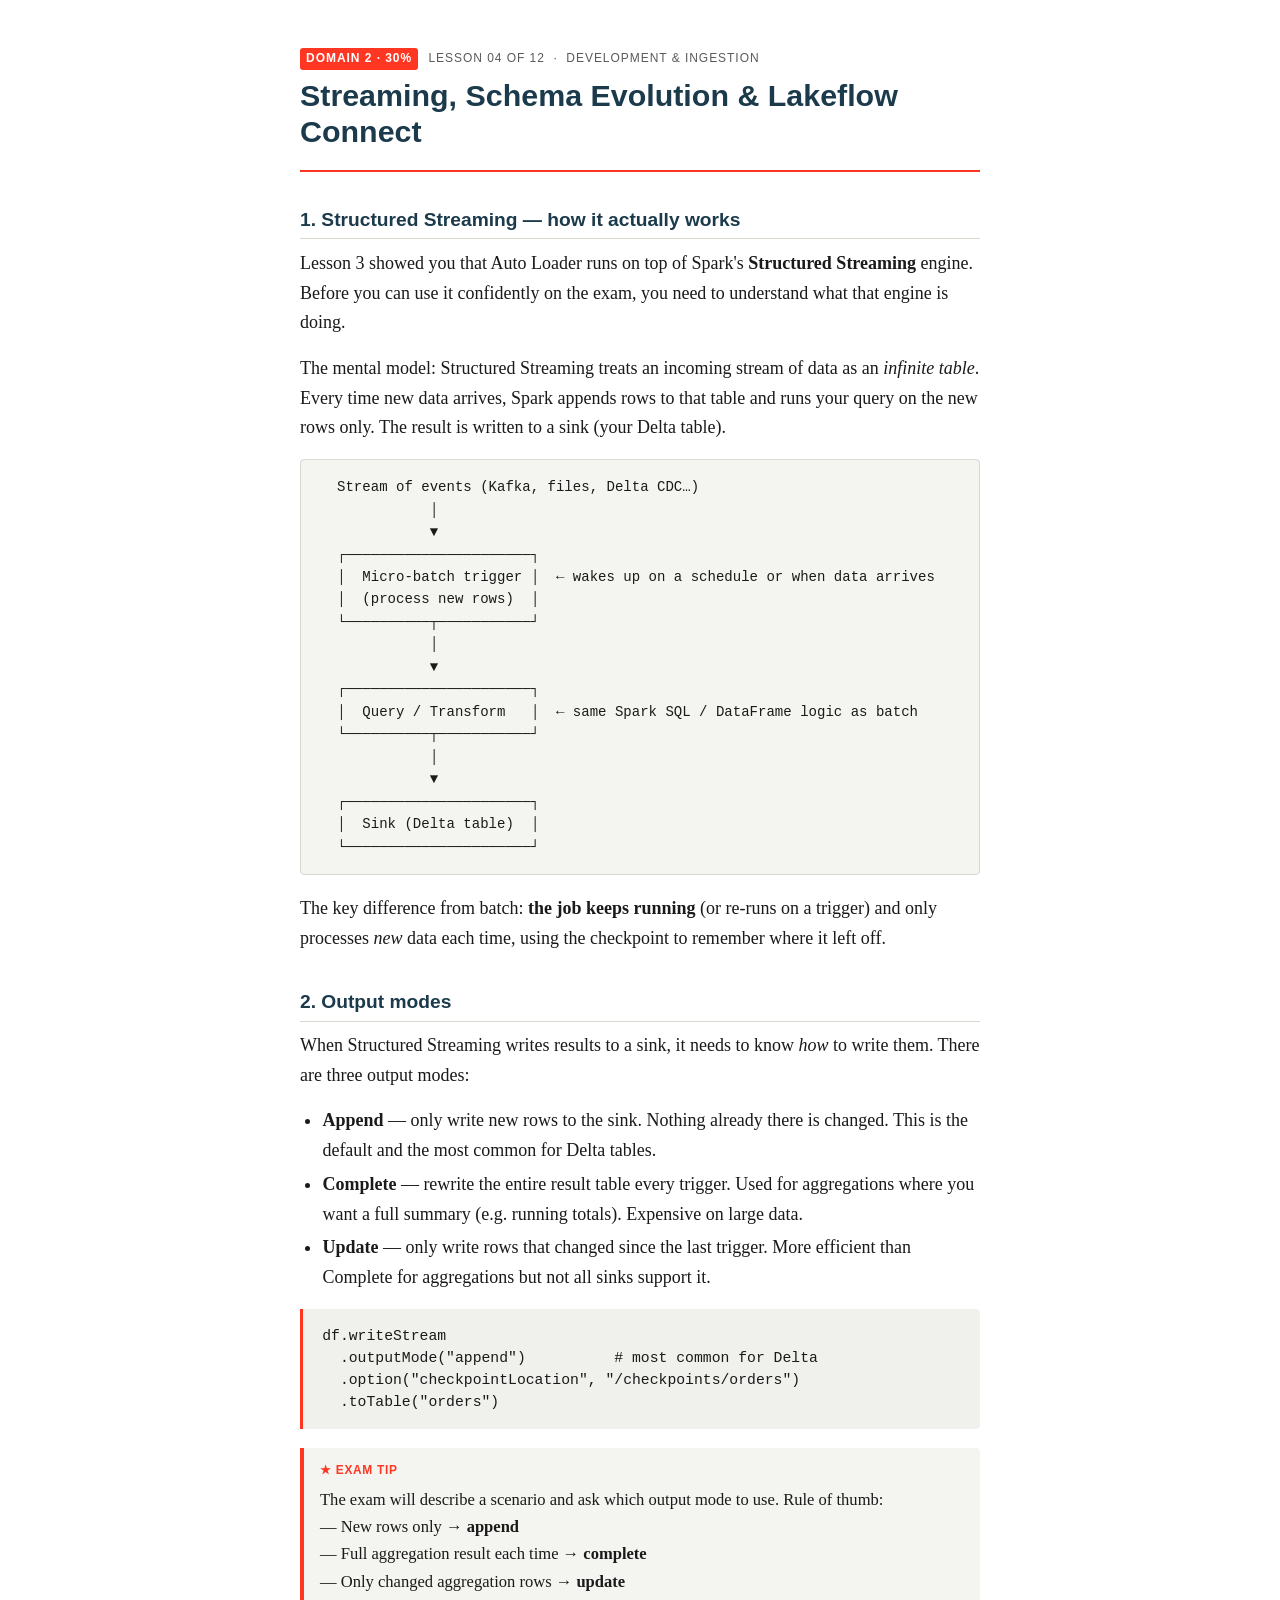
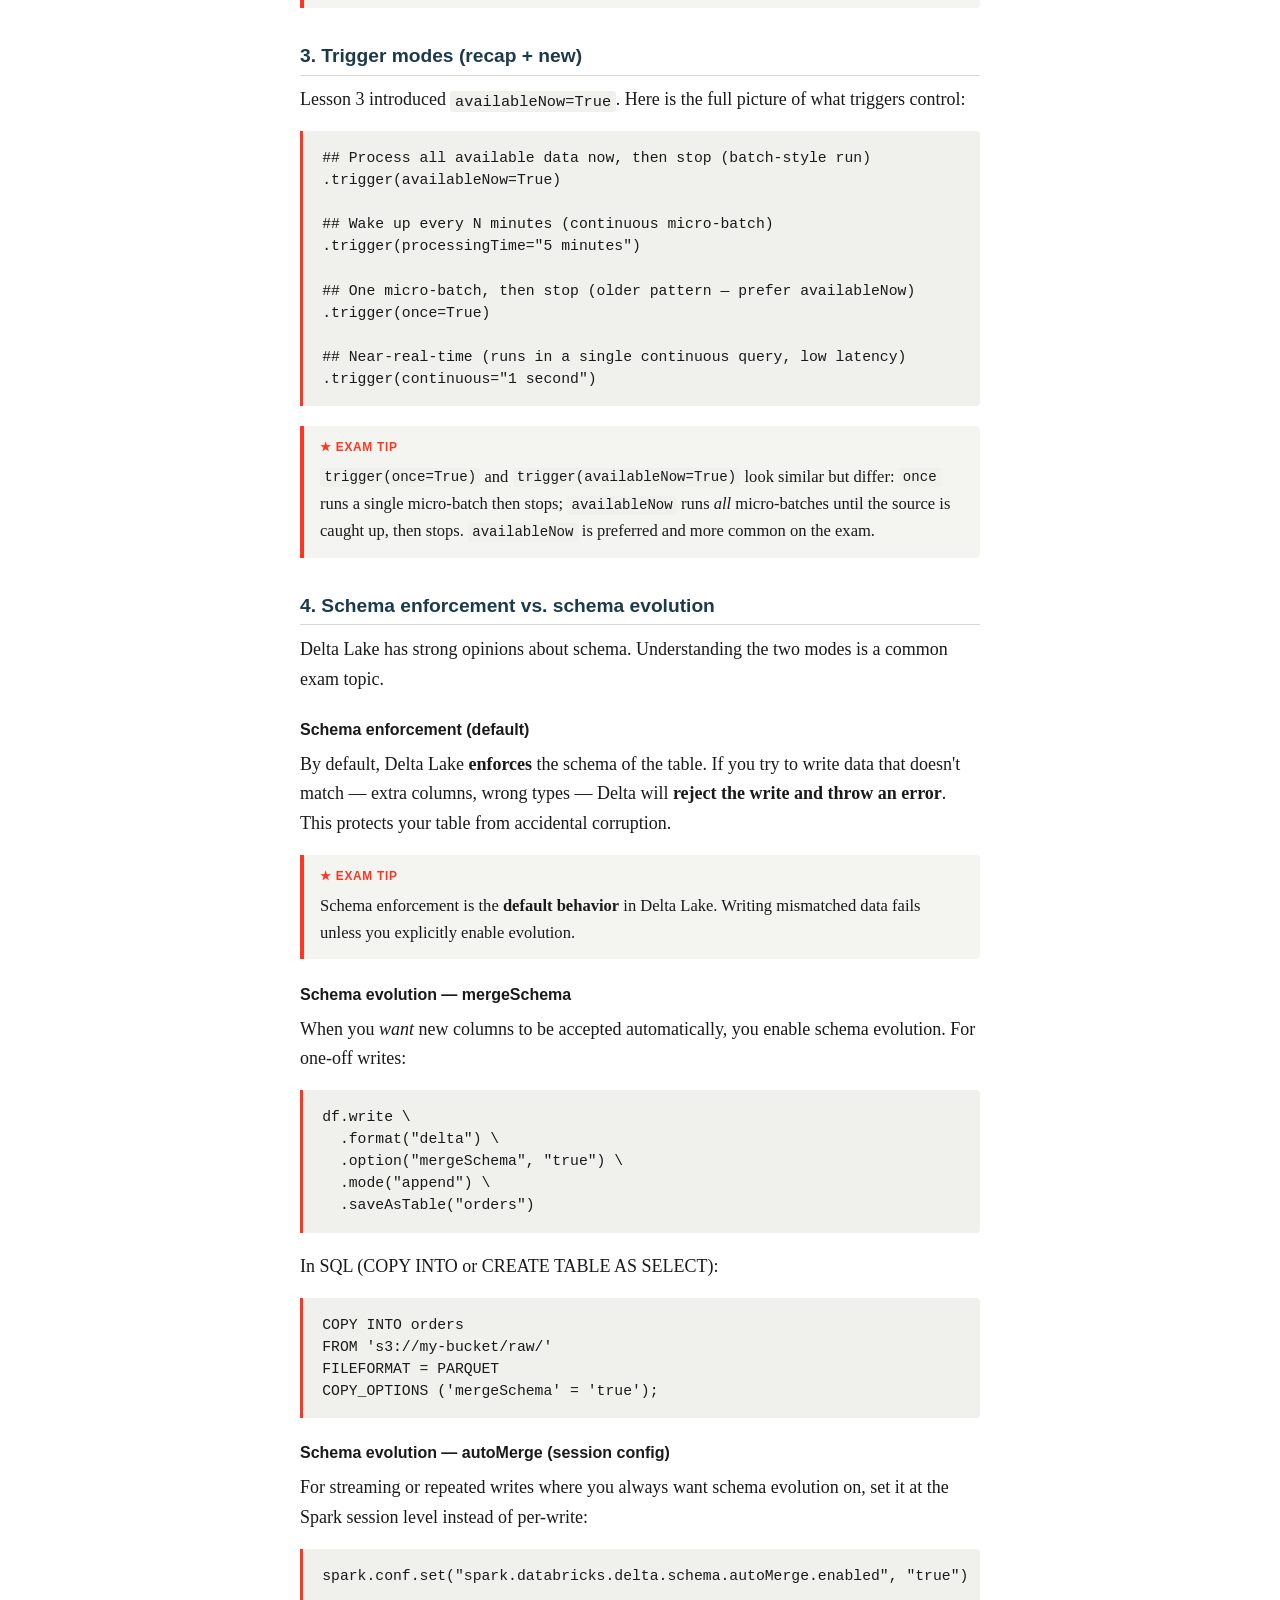
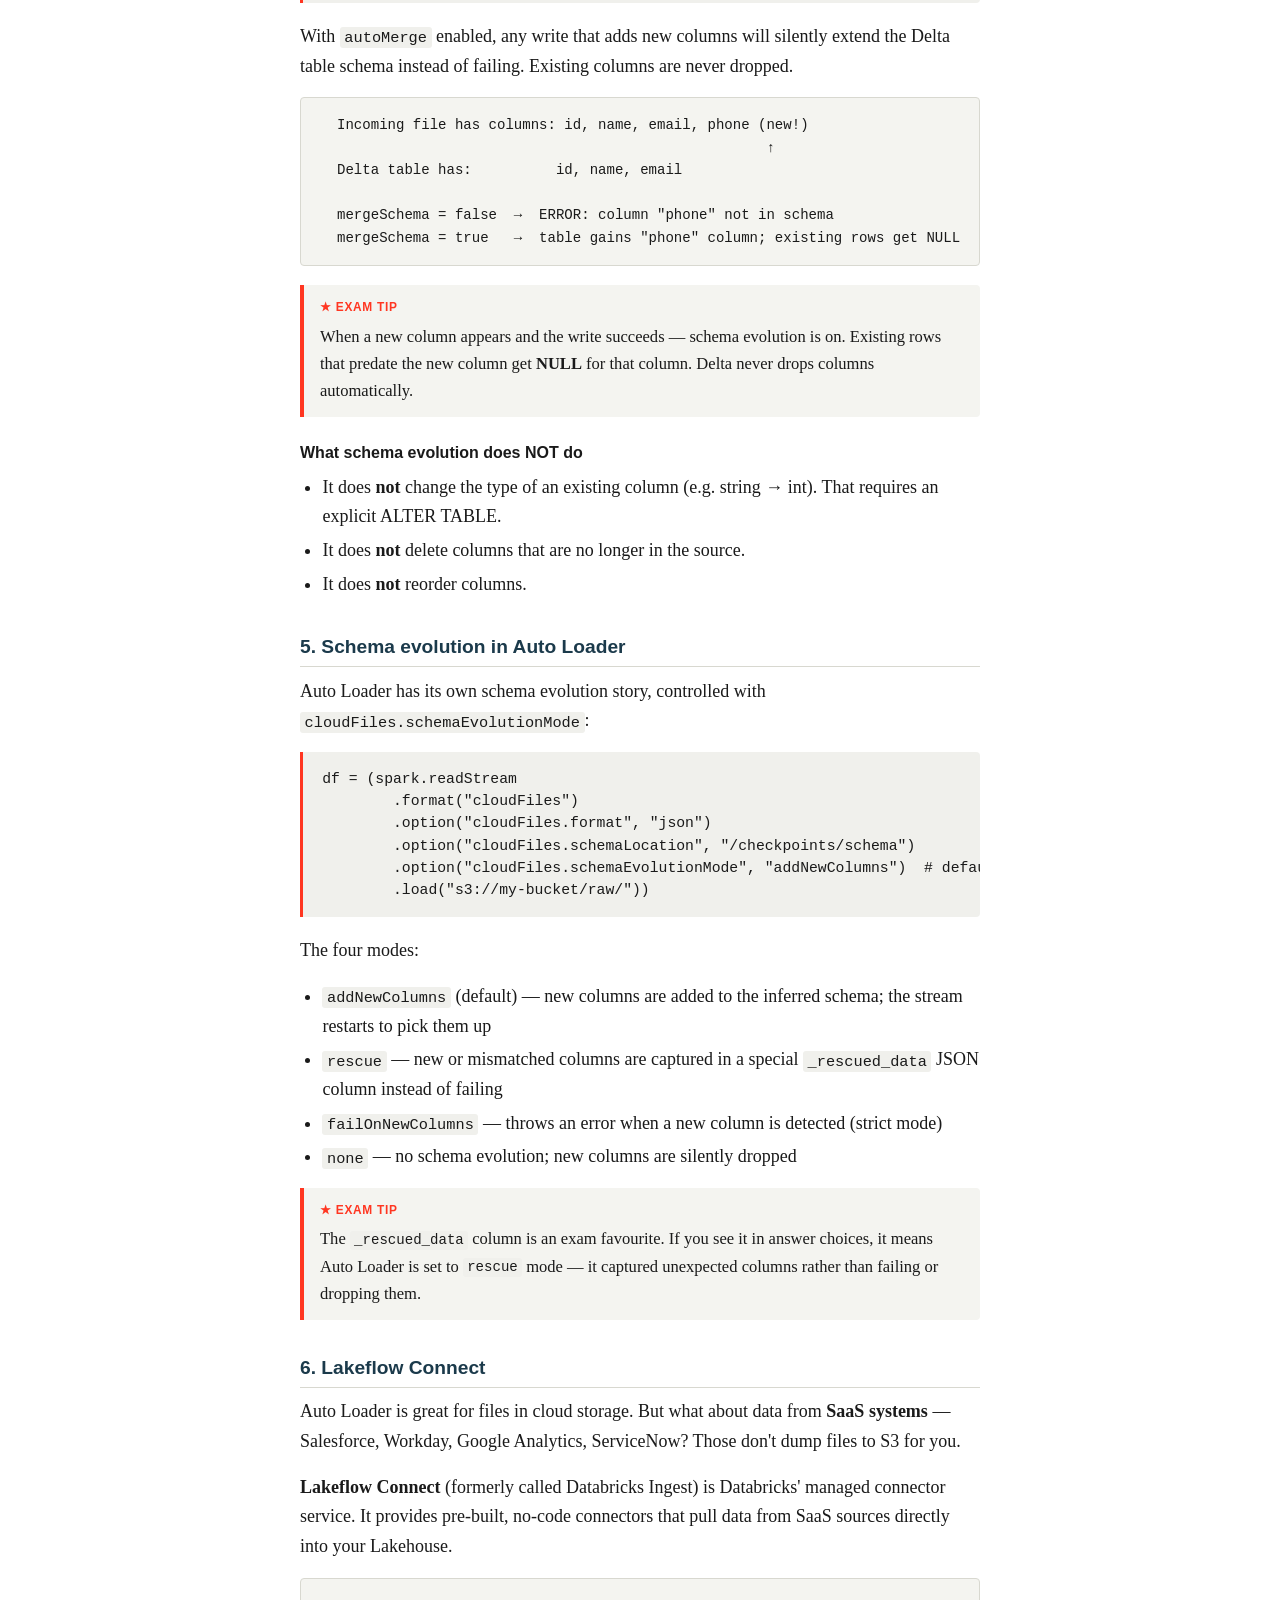
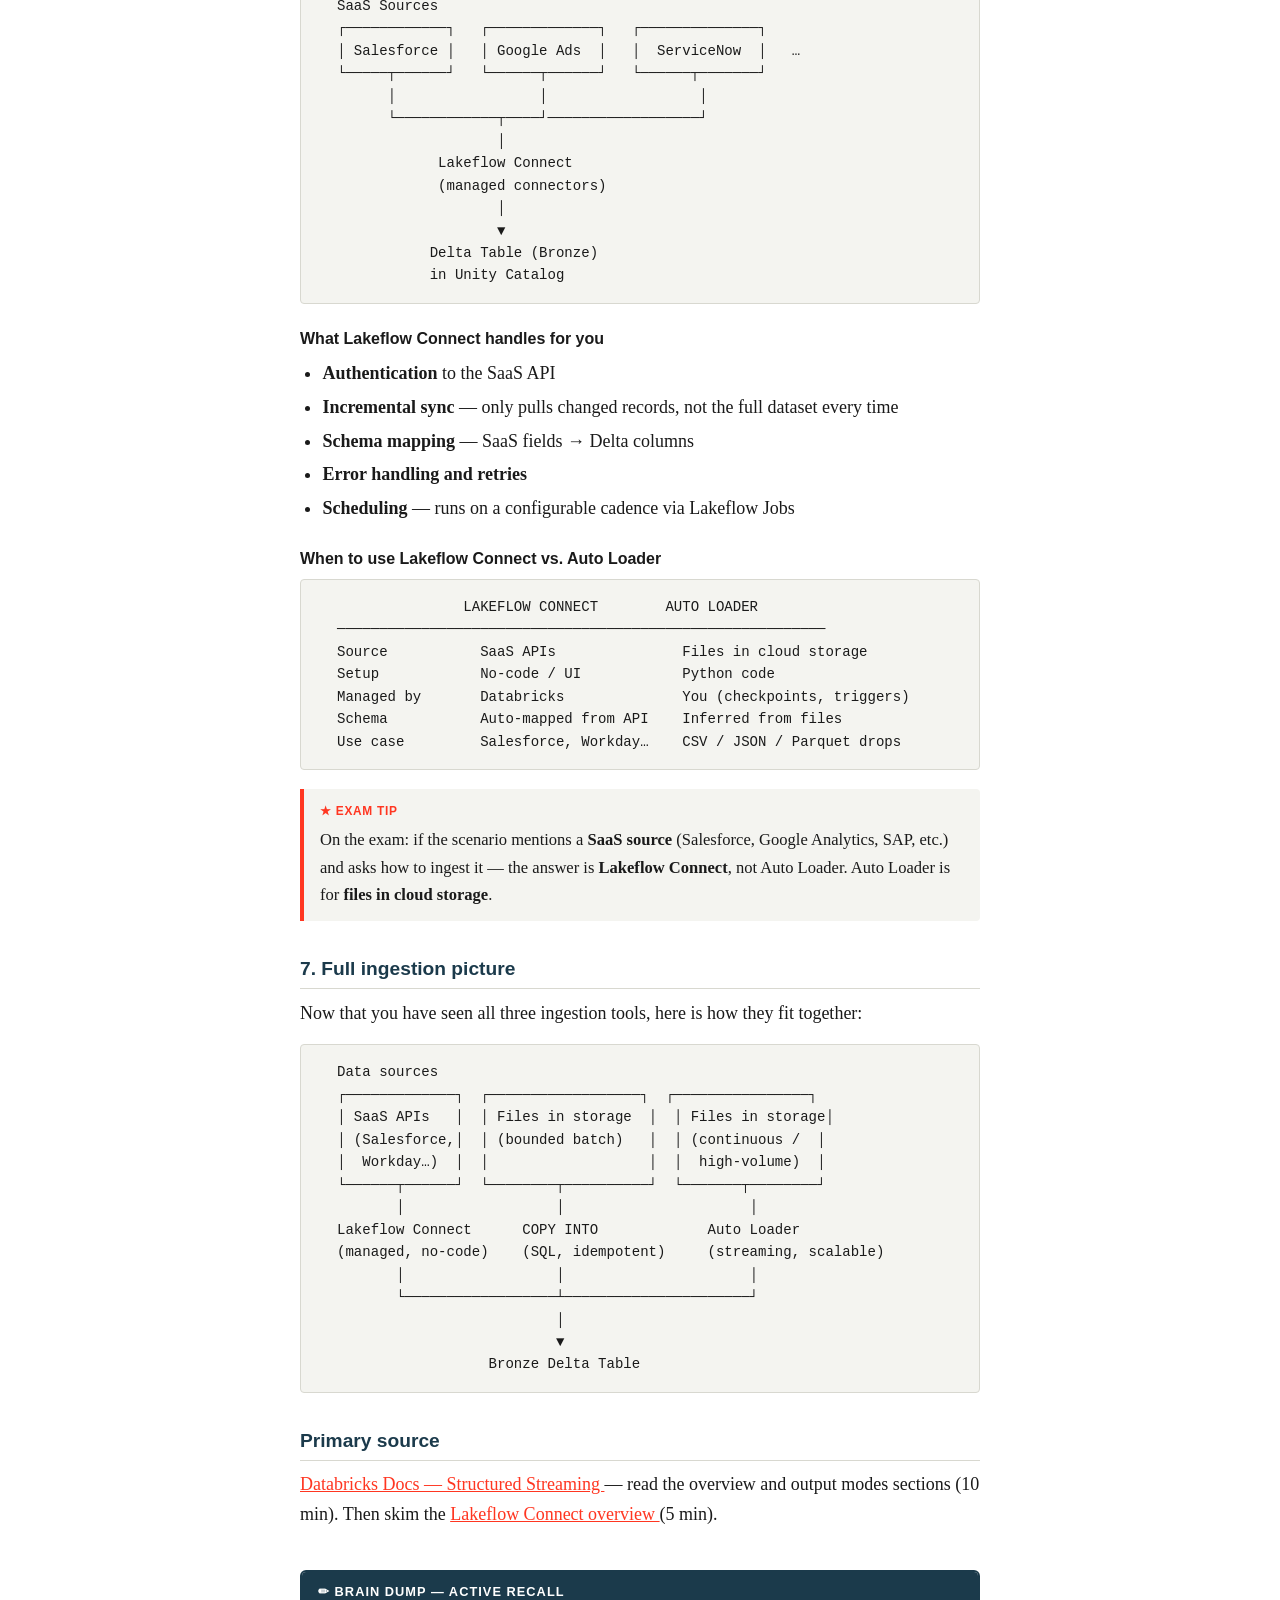
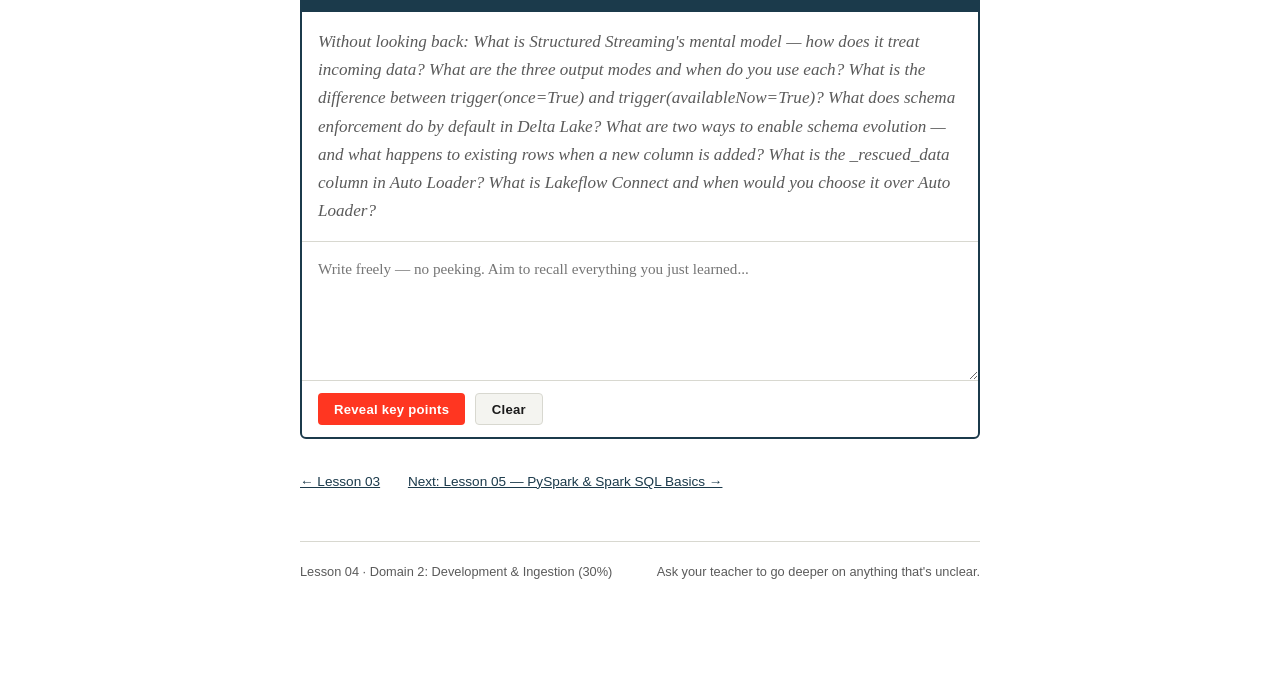
<file: Databricks-DataEngineer-Associate/lessons/0004-streaming-schema-evolution-lakeflow-connect.html>
<!DOCTYPE html>
<html lang="en">
<head>
  <meta charset="UTF-8">
  <meta name="viewport" content="width=device-width, initial-scale=1.0">
  <title>Lesson 04 — Streaming, Schema Evolution &amp; Lakeflow Connect</title>
  <link rel="stylesheet" href="../assets/style.css">
</head>
<body>
<div class="lesson-wrap">

  <header class="lesson-header">
    <p class="lesson-meta">
      <span class="domain-badge">Domain 2 · 30%</span>
      Lesson 04 of 12 &nbsp;·&nbsp; Development &amp; Ingestion
    </p>
    <h1>Streaming, Schema Evolution &amp; Lakeflow Connect</h1>
  </header>


  <!-- ═══════════════════════════════════════════════════════ -->
  <h2>1. Structured Streaming — how it actually works</h2>

  <p>Lesson 3 showed you that Auto Loader runs on top of Spark's <strong>Structured Streaming</strong> engine. Before you can use it confidently on the exam, you need to understand what that engine is doing.</p>

  <p>The mental model: Structured Streaming treats an incoming stream of data as an <em>infinite table</em>. Every time new data arrives, Spark appends rows to that table and runs your query on the new rows only. The result is written to a sink (your Delta table).</p>

  <div class="diagram">  Stream of events (Kafka, files, Delta CDC…)
             │
             ▼
  ┌──────────────────────┐
  │  Micro-batch trigger │  ← wakes up on a schedule or when data arrives
  │  (process new rows)  │
  └──────────┬───────────┘
             │
             ▼
  ┌──────────────────────┐
  │  Query / Transform   │  ← same Spark SQL / DataFrame logic as batch
  └──────────┬───────────┘
             │
             ▼
  ┌──────────────────────┐
  │  Sink (Delta table)  │
  └──────────────────────┘</div>

  <p>The key difference from batch: <strong>the job keeps running</strong> (or re-runs on a trigger) and only processes <em>new</em> data each time, using the checkpoint to remember where it left off.</p>


  <!-- ═══════════════════════════════════════════════════════ -->
  <h2>2. Output modes</h2>

  <p>When Structured Streaming writes results to a sink, it needs to know <em>how</em> to write them. There are three output modes:</p>

  <ul>
    <li><strong>Append</strong> — only write new rows to the sink. Nothing already there is changed. This is the default and the most common for Delta tables.</li>
    <li><strong>Complete</strong> — rewrite the entire result table every trigger. Used for aggregations where you want a full summary (e.g. running totals). Expensive on large data.</li>
    <li><strong>Update</strong> — only write rows that changed since the last trigger. More efficient than Complete for aggregations but not all sinks support it.</li>
  </ul>

  <pre>df.writeStream
  .outputMode("append")          # most common for Delta
  .option("checkpointLocation", "/checkpoints/orders")
  .toTable("orders")</pre>

  <div class="callout exam-tip">
    The exam will describe a scenario and ask which output mode to use. Rule of thumb:<br>
    — New rows only → <strong>append</strong><br>
    — Full aggregation result each time → <strong>complete</strong><br>
    — Only changed aggregation rows → <strong>update</strong>
  </div>


  <!-- ═══════════════════════════════════════════════════════ -->
  <h2>3. Trigger modes (recap + new)</h2>

  <p>Lesson 3 introduced <code>availableNow=True</code>. Here is the full picture of what triggers control:</p>

  <pre>## Process all available data now, then stop (batch-style run)
.trigger(availableNow=True)

## Wake up every N minutes (continuous micro-batch)
.trigger(processingTime="5 minutes")

## One micro-batch, then stop (older pattern — prefer availableNow)
.trigger(once=True)

## Near-real-time (runs in a single continuous query, low latency)
.trigger(continuous="1 second")</pre>

  <div class="callout exam-tip">
    <code>trigger(once=True)</code> and <code>trigger(availableNow=True)</code> look similar but differ: <code>once</code> runs a single micro-batch then stops; <code>availableNow</code> runs <em>all</em> micro-batches until the source is caught up, then stops. <code>availableNow</code> is preferred and more common on the exam.
  </div>


  <!-- ═══════════════════════════════════════════════════════ -->
  <h2>4. Schema enforcement vs. schema evolution</h2>

  <p>Delta Lake has strong opinions about schema. Understanding the two modes is a common exam topic.</p>

  <h3>Schema enforcement (default)</h3>
  <p>By default, Delta Lake <strong>enforces</strong> the schema of the table. If you try to write data that doesn't match — extra columns, wrong types — Delta will <strong>reject the write and throw an error</strong>. This protects your table from accidental corruption.</p>

  <div class="callout exam-tip">
    Schema enforcement is the <strong>default behavior</strong> in Delta Lake. Writing mismatched data fails unless you explicitly enable evolution.
  </div>

  <h3>Schema evolution — mergeSchema</h3>
  <p>When you <em>want</em> new columns to be accepted automatically, you enable schema evolution. For one-off writes:</p>

  <pre>df.write \
  .format("delta") \
  .option("mergeSchema", "true") \
  .mode("append") \
  .saveAsTable("orders")</pre>

  <p>In SQL (COPY INTO or CREATE TABLE AS SELECT):</p>

  <pre>COPY INTO orders
FROM 's3://my-bucket/raw/'
FILEFORMAT = PARQUET
COPY_OPTIONS ('mergeSchema' = 'true');</pre>

  <h3>Schema evolution — autoMerge (session config)</h3>
  <p>For streaming or repeated writes where you always want schema evolution on, set it at the Spark session level instead of per-write:</p>

  <pre>spark.conf.set("spark.databricks.delta.schema.autoMerge.enabled", "true")</pre>

  <p>With <code>autoMerge</code> enabled, any write that adds new columns will silently extend the Delta table schema instead of failing. Existing columns are never dropped.</p>

  <div class="diagram">  Incoming file has columns: id, name, email, phone (new!)
                                                     ↑
  Delta table has:          id, name, email

  mergeSchema = false  →  ERROR: column "phone" not in schema
  mergeSchema = true   →  table gains "phone" column; existing rows get NULL</div>

  <div class="callout exam-tip">
    When a new column appears and the write succeeds — schema evolution is on. Existing rows that predate the new column get <strong>NULL</strong> for that column. Delta never drops columns automatically.
  </div>

  <h3>What schema evolution does NOT do</h3>
  <ul>
    <li>It does <strong>not</strong> change the type of an existing column (e.g. string → int). That requires an explicit ALTER TABLE.</li>
    <li>It does <strong>not</strong> delete columns that are no longer in the source.</li>
    <li>It does <strong>not</strong> reorder columns.</li>
  </ul>


  <!-- ═══════════════════════════════════════════════════════ -->
  <h2>5. Schema evolution in Auto Loader</h2>

  <p>Auto Loader has its own schema evolution story, controlled with <code>cloudFiles.schemaEvolutionMode</code>:</p>

  <pre>df = (spark.readStream
        .format("cloudFiles")
        .option("cloudFiles.format", "json")
        .option("cloudFiles.schemaLocation", "/checkpoints/schema")
        .option("cloudFiles.schemaEvolutionMode", "addNewColumns")  # default
        .load("s3://my-bucket/raw/"))</pre>

  <p>The four modes:</p>
  <ul>
    <li><code>addNewColumns</code> (default) — new columns are added to the inferred schema; the stream restarts to pick them up</li>
    <li><code>rescue</code> — new or mismatched columns are captured in a special <code>_rescued_data</code> JSON column instead of failing</li>
    <li><code>failOnNewColumns</code> — throws an error when a new column is detected (strict mode)</li>
    <li><code>none</code> — no schema evolution; new columns are silently dropped</li>
  </ul>

  <div class="callout exam-tip">
    The <code>_rescued_data</code> column is an exam favourite. If you see it in answer choices, it means Auto Loader is set to <code>rescue</code> mode — it captured unexpected columns rather than failing or dropping them.
  </div>


  <!-- ═══════════════════════════════════════════════════════ -->
  <h2>6. Lakeflow Connect</h2>

  <p>Auto Loader is great for files in cloud storage. But what about data from <strong>SaaS systems</strong> — Salesforce, Workday, Google Analytics, ServiceNow? Those don't dump files to S3 for you.</p>

  <p><strong>Lakeflow Connect</strong> (formerly called Databricks Ingest) is Databricks' managed connector service. It provides pre-built, no-code connectors that pull data from SaaS sources directly into your Lakehouse.</p>

  <div class="diagram">  SaaS Sources
  ┌────────────┐   ┌─────────────┐   ┌──────────────┐
  │ Salesforce │   │ Google Ads  │   │  ServiceNow  │   …
  └─────┬──────┘   └──────┬──────┘   └──────┬───────┘
        │                 │                  │
        └────────────┬────┘──────────────────┘
                     │
              Lakeflow Connect
              (managed connectors)
                     │
                     ▼
             Delta Table (Bronze)
             in Unity Catalog</div>

  <h3>What Lakeflow Connect handles for you</h3>
  <ul>
    <li><strong>Authentication</strong> to the SaaS API</li>
    <li><strong>Incremental sync</strong> — only pulls changed records, not the full dataset every time</li>
    <li><strong>Schema mapping</strong> — SaaS fields → Delta columns</li>
    <li><strong>Error handling and retries</strong></li>
    <li><strong>Scheduling</strong> — runs on a configurable cadence via Lakeflow Jobs</li>
  </ul>

  <h3>When to use Lakeflow Connect vs. Auto Loader</h3>
  <div class="diagram">                 LAKEFLOW CONNECT        AUTO LOADER
  ──────────────────────────────────────────────────────────
  Source           SaaS APIs               Files in cloud storage
  Setup            No-code / UI            Python code
  Managed by       Databricks              You (checkpoints, triggers)
  Schema           Auto-mapped from API    Inferred from files
  Use case         Salesforce, Workday…    CSV / JSON / Parquet drops</div>

  <div class="callout exam-tip">
    On the exam: if the scenario mentions a <strong>SaaS source</strong> (Salesforce, Google Analytics, SAP, etc.) and asks how to ingest it — the answer is <strong>Lakeflow Connect</strong>, not Auto Loader. Auto Loader is for <strong>files in cloud storage</strong>.
  </div>


  <!-- ═══════════════════════════════════════════════════════ -->
  <h2>7. Full ingestion picture</h2>

  <p>Now that you have seen all three ingestion tools, here is how they fit together:</p>

  <div class="diagram">  Data sources
  ┌─────────────┐  ┌──────────────────┐  ┌────────────────┐
  │ SaaS APIs   │  │ Files in storage  │  │ Files in storage│
  │ (Salesforce,│  │ (bounded batch)   │  │ (continuous /  │
  │  Workday…)  │  │                   │  │  high-volume)  │
  └──────┬──────┘  └────────┬──────────┘  └───────┬────────┘
         │                  │                      │
  Lakeflow Connect      COPY INTO             Auto Loader
  (managed, no-code)    (SQL, idempotent)     (streaming, scalable)
         │                  │                      │
         └──────────────────┴──────────────────────┘
                            │
                            ▼
                    Bronze Delta Table</div>


  <!-- ═══════════════════════════════════════════════════════ -->
  <h2>Primary source</h2>
  <p>
    <a href="https://docs.databricks.com/en/structured-streaming/index.html" target="_blank">
      Databricks Docs — Structured Streaming
    </a>
    — read the overview and output modes sections (10 min). Then skim the
    <a href="https://docs.databricks.com/en/ingestion/lakeflow-connect/index.html" target="_blank">
      Lakeflow Connect overview
    </a>
    (5 min).
  </p>


  <!-- ═══════════════════════════════════════════════════════ -->
  <div
    class="brain-dump"
    id="bd4"
    data-prompt="Without looking back: What is Structured Streaming's mental model — how does it treat incoming data? What are the three output modes and when do you use each? What is the difference between trigger(once=True) and trigger(availableNow=True)? What does schema enforcement do by default in Delta Lake? What are two ways to enable schema evolution — and what happens to existing rows when a new column is added? What is the _rescued_data column in Auto Loader? What is Lakeflow Connect and when would you choose it over Auto Loader?"
    data-points='[
      "Structured Streaming treats a stream as an infinite table — new rows are appended each micro-batch trigger; checkpoint tracks progress",
      "append = new rows only (default for Delta); complete = rewrite full result (aggregations); update = changed rows only",
      "trigger(once) runs one micro-batch then stops; trigger(availableNow) runs all micro-batches until caught up then stops — availableNow is preferred",
      "Schema enforcement is ON by default — writing mismatched data (extra columns, wrong types) throws an error",
      "Enable evolution per-write with .option(mergeSchema, true) or globally with spark.conf.set(autoMerge.enabled, true); existing rows get NULL for new columns",
      "_rescued_data is a JSON column Auto Loader creates in rescue mode — it captures unexpected or mismatched columns instead of failing",
      "Lakeflow Connect is for SaaS API sources (Salesforce, Workday…); Auto Loader is for files in cloud storage"
    ]'
  ></div>


  <div class="nav-links">
    <a href="0003-ingestion-copy-into-and-autoloader.html">← Lesson 03</a>
    <a href="0005-pyspark-and-spark-sql-basics.html">Next: Lesson 05 — PySpark &amp; Spark SQL Basics →</a>
  </div>

  <footer class="lesson-footer">
    <span>Lesson 04 · Domain 2: Development &amp; Ingestion (30%)</span>
    <span>Ask your teacher to go deeper on anything that's unclear.</span>
  </footer>

</div>
<script src="../assets/brain-dump.js"></script>
</body>
</html>
</file>
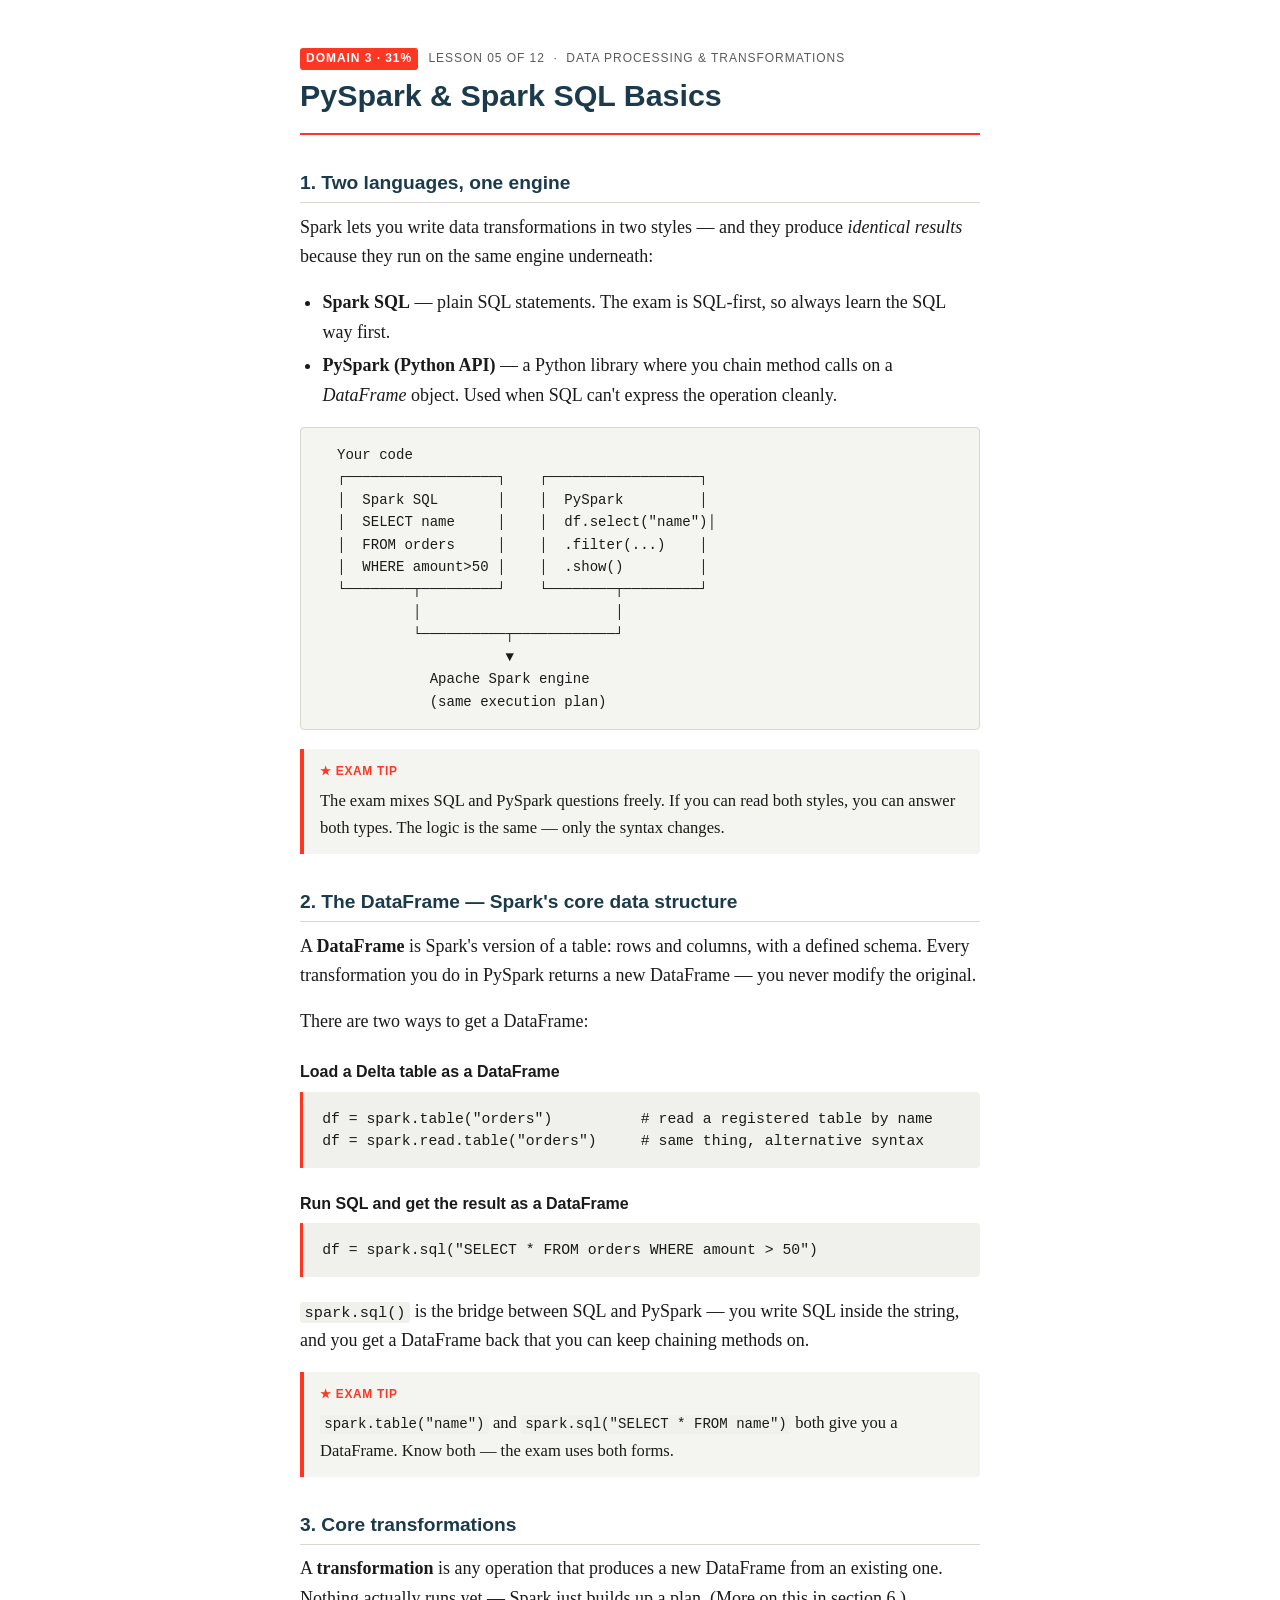
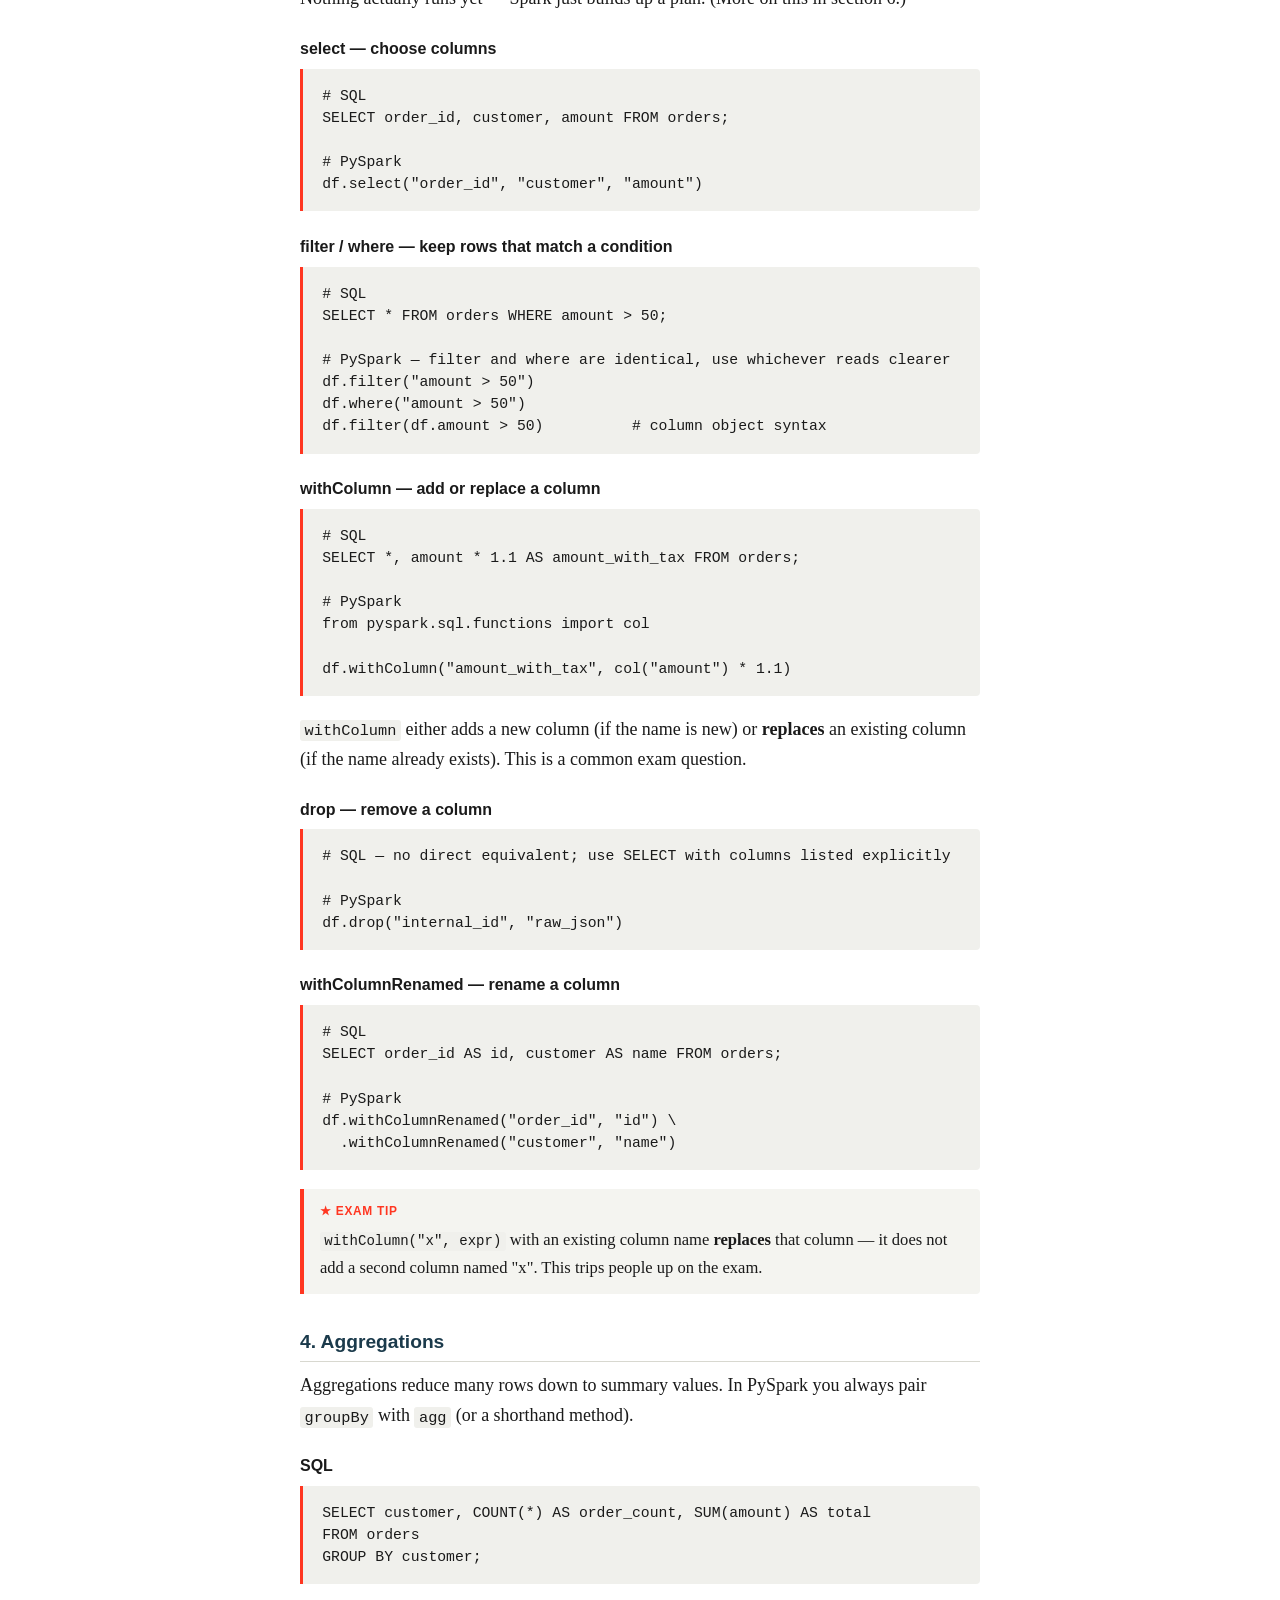
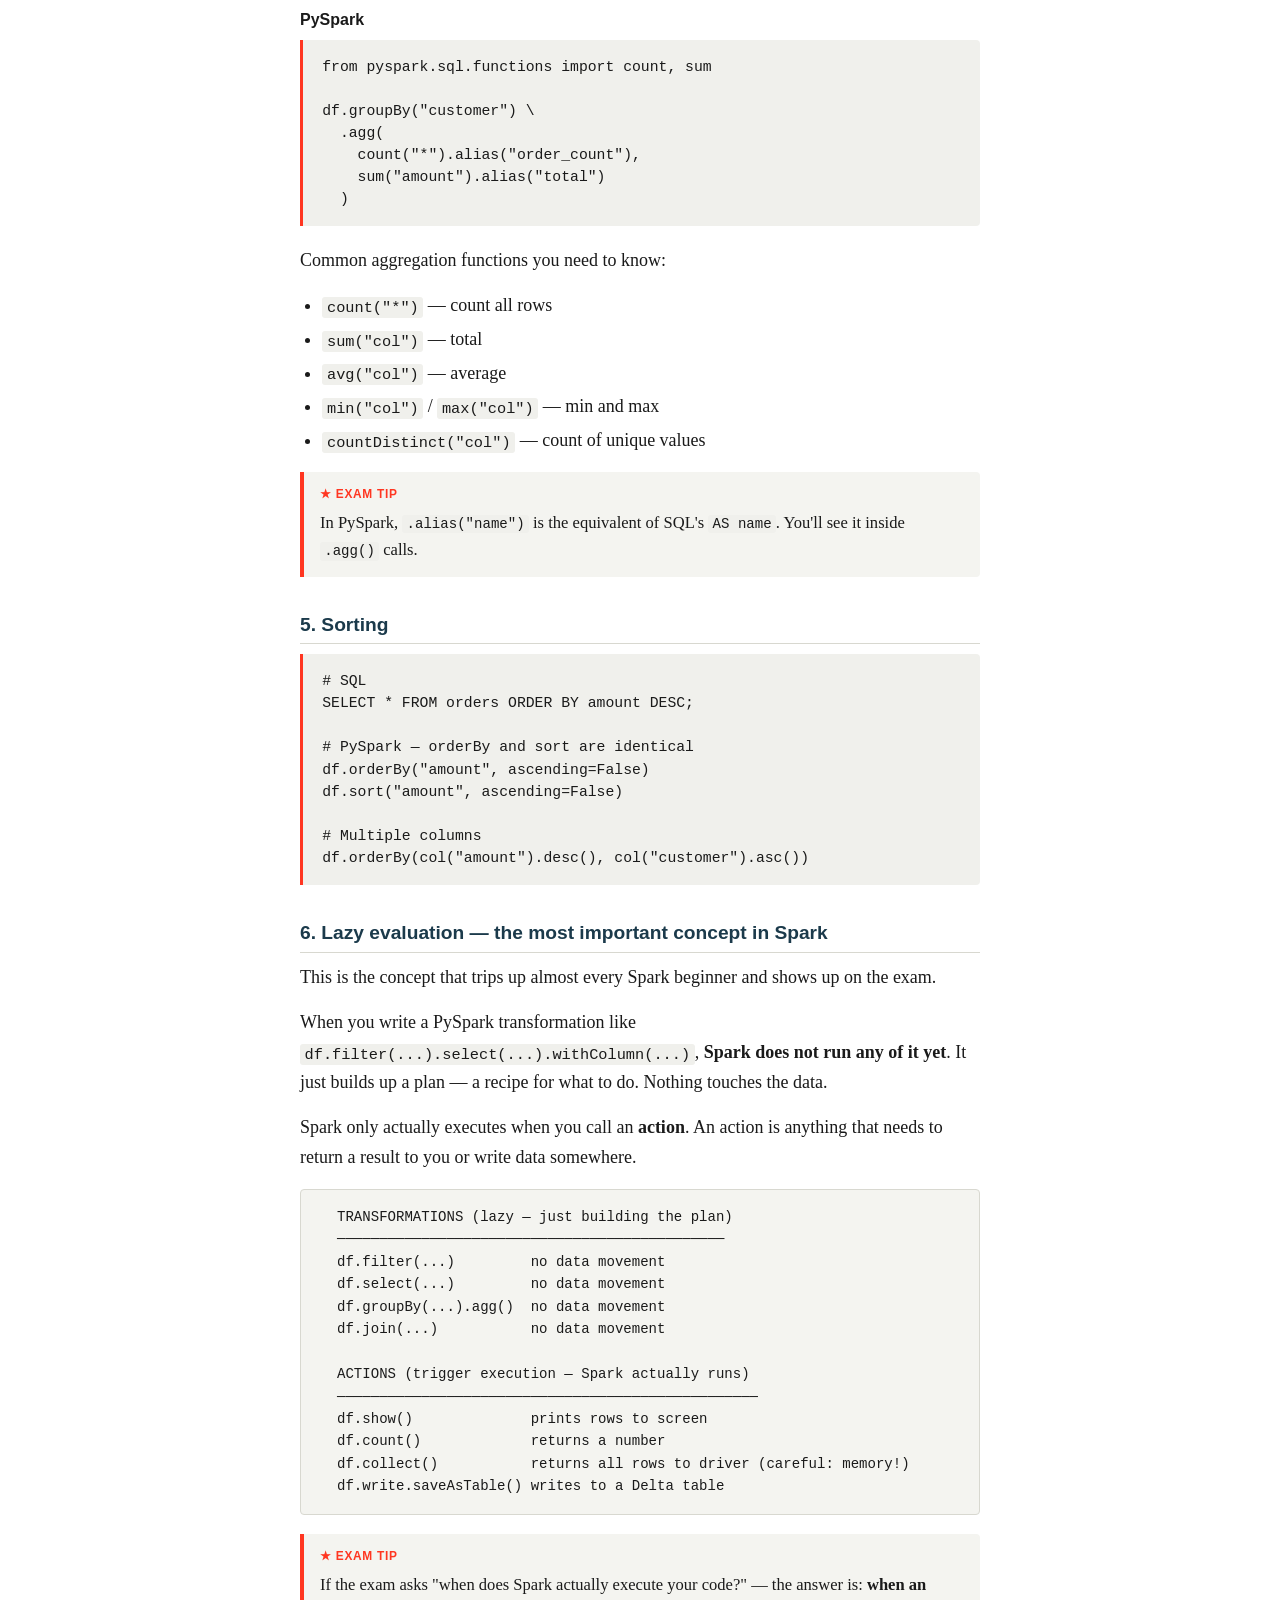
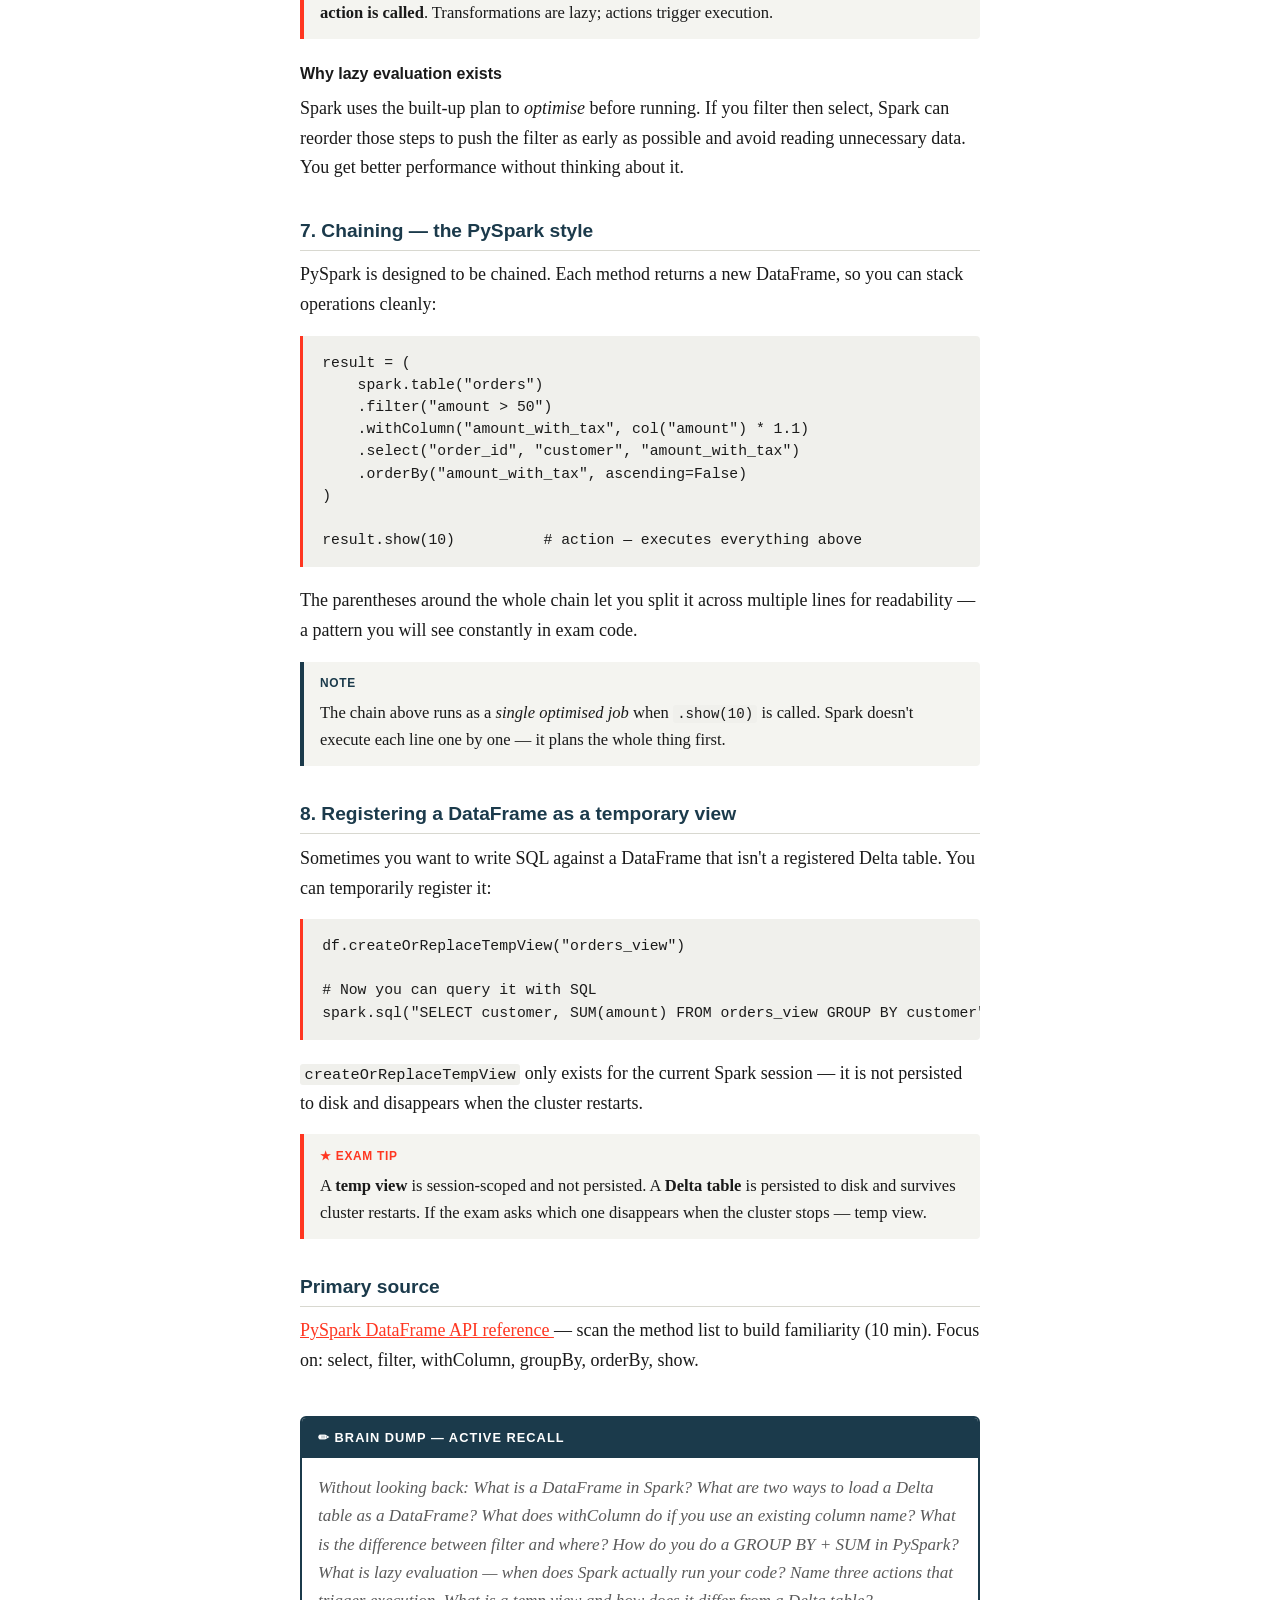
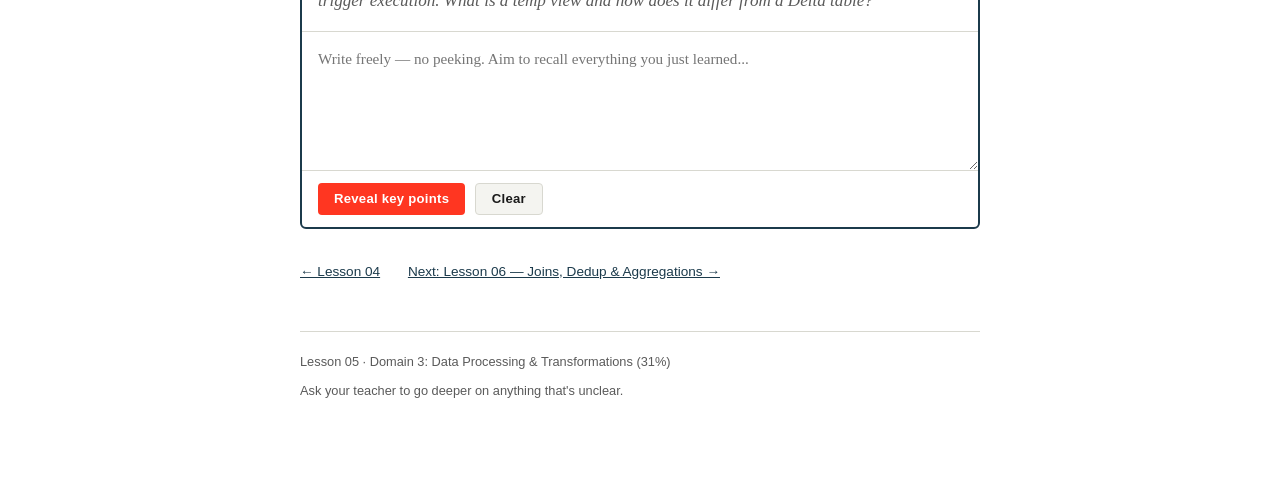
<file: Databricks-DataEngineer-Associate/lessons/0005-pyspark-and-spark-sql-basics.html>
<!DOCTYPE html>
<html lang="en">
<head>
  <meta charset="UTF-8">
  <meta name="viewport" content="width=device-width, initial-scale=1.0">
  <title>Lesson 05 — PySpark &amp; Spark SQL Basics</title>
  <link rel="stylesheet" href="../assets/style.css">
</head>
<body>
<div class="lesson-wrap">

  <header class="lesson-header">
    <p class="lesson-meta">
      <span class="domain-badge">Domain 3 · 31%</span>
      Lesson 05 of 12 &nbsp;·&nbsp; Data Processing &amp; Transformations
    </p>
    <h1>PySpark &amp; Spark SQL Basics</h1>
  </header>


  <!-- ═══════════════════════════════════════════════════════ -->
  <h2>1. Two languages, one engine</h2>

  <p>Spark lets you write data transformations in two styles — and they produce <em>identical results</em> because they run on the same engine underneath:</p>

  <ul>
    <li><strong>Spark SQL</strong> — plain SQL statements. The exam is SQL-first, so always learn the SQL way first.</li>
    <li><strong>PySpark (Python API)</strong> — a Python library where you chain method calls on a <em>DataFrame</em> object. Used when SQL can't express the operation cleanly.</li>
  </ul>

  <div class="diagram">  Your code
  ┌──────────────────┐    ┌──────────────────┐
  │  Spark SQL       │    │  PySpark         │
  │  SELECT name     │    │  df.select("name")│
  │  FROM orders     │    │  .filter(...)    │
  │  WHERE amount>50 │    │  .show()         │
  └────────┬─────────┘    └────────┬─────────┘
           │                       │
           └──────────┬────────────┘
                      ▼
             Apache Spark engine
             (same execution plan)</div>

  <div class="callout exam-tip">
    The exam mixes SQL and PySpark questions freely. If you can read both styles, you can answer both types. The logic is the same — only the syntax changes.
  </div>


  <!-- ═══════════════════════════════════════════════════════ -->
  <h2>2. The DataFrame — Spark's core data structure</h2>

  <p>A <strong>DataFrame</strong> is Spark's version of a table: rows and columns, with a defined schema. Every transformation you do in PySpark returns a new DataFrame — you never modify the original.</p>

  <p>There are two ways to get a DataFrame:</p>

  <h3>Load a Delta table as a DataFrame</h3>
  <pre>df = spark.table("orders")          # read a registered table by name
df = spark.read.table("orders")     # same thing, alternative syntax</pre>

  <h3>Run SQL and get the result as a DataFrame</h3>
  <pre>df = spark.sql("SELECT * FROM orders WHERE amount > 50")</pre>

  <p><code>spark.sql()</code> is the bridge between SQL and PySpark — you write SQL inside the string, and you get a DataFrame back that you can keep chaining methods on.</p>

  <div class="callout exam-tip">
    <code>spark.table("name")</code> and <code>spark.sql("SELECT * FROM name")</code> both give you a DataFrame. Know both — the exam uses both forms.
  </div>


  <!-- ═══════════════════════════════════════════════════════ -->
  <h2>3. Core transformations</h2>

  <p>A <strong>transformation</strong> is any operation that produces a new DataFrame from an existing one. Nothing actually runs yet — Spark just builds up a plan. (More on this in section 6.)</p>

  <h3>select — choose columns</h3>
  <pre># SQL
SELECT order_id, customer, amount FROM orders;

# PySpark
df.select("order_id", "customer", "amount")</pre>

  <h3>filter / where — keep rows that match a condition</h3>
  <pre># SQL
SELECT * FROM orders WHERE amount > 50;

# PySpark — filter and where are identical, use whichever reads clearer
df.filter("amount > 50")
df.where("amount > 50")
df.filter(df.amount > 50)          # column object syntax</pre>

  <h3>withColumn — add or replace a column</h3>
  <pre># SQL
SELECT *, amount * 1.1 AS amount_with_tax FROM orders;

# PySpark
from pyspark.sql.functions import col

df.withColumn("amount_with_tax", col("amount") * 1.1)</pre>

  <p><code>withColumn</code> either adds a new column (if the name is new) or <strong>replaces</strong> an existing column (if the name already exists). This is a common exam question.</p>

  <h3>drop — remove a column</h3>
  <pre># SQL — no direct equivalent; use SELECT with columns listed explicitly

# PySpark
df.drop("internal_id", "raw_json")</pre>

  <h3>withColumnRenamed — rename a column</h3>
  <pre># SQL
SELECT order_id AS id, customer AS name FROM orders;

# PySpark
df.withColumnRenamed("order_id", "id") \
  .withColumnRenamed("customer", "name")</pre>

  <div class="callout exam-tip">
    <code>withColumn("x", expr)</code> with an existing column name <strong>replaces</strong> that column — it does not add a second column named "x". This trips people up on the exam.
  </div>


  <!-- ═══════════════════════════════════════════════════════ -->
  <h2>4. Aggregations</h2>

  <p>Aggregations reduce many rows down to summary values. In PySpark you always pair <code>groupBy</code> with <code>agg</code> (or a shorthand method).</p>

  <h3>SQL</h3>
  <pre>SELECT customer, COUNT(*) AS order_count, SUM(amount) AS total
FROM orders
GROUP BY customer;</pre>

  <h3>PySpark</h3>
  <pre>from pyspark.sql.functions import count, sum

df.groupBy("customer") \
  .agg(
    count("*").alias("order_count"),
    sum("amount").alias("total")
  )</pre>

  <p>Common aggregation functions you need to know:</p>
  <ul>
    <li><code>count("*")</code> — count all rows</li>
    <li><code>sum("col")</code> — total</li>
    <li><code>avg("col")</code> — average</li>
    <li><code>min("col")</code> / <code>max("col")</code> — min and max</li>
    <li><code>countDistinct("col")</code> — count of unique values</li>
  </ul>

  <div class="callout exam-tip">
    In PySpark, <code>.alias("name")</code> is the equivalent of SQL's <code>AS name</code>. You'll see it inside <code>.agg()</code> calls.
  </div>


  <!-- ═══════════════════════════════════════════════════════ -->
  <h2>5. Sorting</h2>

  <pre># SQL
SELECT * FROM orders ORDER BY amount DESC;

# PySpark — orderBy and sort are identical
df.orderBy("amount", ascending=False)
df.sort("amount", ascending=False)

# Multiple columns
df.orderBy(col("amount").desc(), col("customer").asc())</pre>


  <!-- ═══════════════════════════════════════════════════════ -->
  <h2>6. Lazy evaluation — the most important concept in Spark</h2>

  <p>This is the concept that trips up almost every Spark beginner and shows up on the exam.</p>

  <p>When you write a PySpark transformation like <code>df.filter(...).select(...).withColumn(...)</code>, <strong>Spark does not run any of it yet</strong>. It just builds up a plan — a recipe for what to do. Nothing touches the data.</p>

  <p>Spark only actually executes when you call an <strong>action</strong>. An action is anything that needs to return a result to you or write data somewhere.</p>

  <div class="diagram">  TRANSFORMATIONS (lazy — just building the plan)
  ──────────────────────────────────────────────
  df.filter(...)         no data movement
  df.select(...)         no data movement
  df.groupBy(...).agg()  no data movement
  df.join(...)           no data movement

  ACTIONS (trigger execution — Spark actually runs)
  ──────────────────────────────────────────────────
  df.show()              prints rows to screen
  df.count()             returns a number
  df.collect()           returns all rows to driver (careful: memory!)
  df.write.saveAsTable() writes to a Delta table</div>

  <div class="callout exam-tip">
    If the exam asks "when does Spark actually execute your code?" — the answer is: <strong>when an action is called</strong>. Transformations are lazy; actions trigger execution.
  </div>

  <h3>Why lazy evaluation exists</h3>
  <p>Spark uses the built-up plan to <em>optimise</em> before running. If you filter then select, Spark can reorder those steps to push the filter as early as possible and avoid reading unnecessary data. You get better performance without thinking about it.</p>


  <!-- ═══════════════════════════════════════════════════════ -->
  <h2>7. Chaining — the PySpark style</h2>

  <p>PySpark is designed to be chained. Each method returns a new DataFrame, so you can stack operations cleanly:</p>

  <pre>result = (
    spark.table("orders")
    .filter("amount > 50")
    .withColumn("amount_with_tax", col("amount") * 1.1)
    .select("order_id", "customer", "amount_with_tax")
    .orderBy("amount_with_tax", ascending=False)
)

result.show(10)          # action — executes everything above</pre>

  <p>The parentheses around the whole chain let you split it across multiple lines for readability — a pattern you will see constantly in exam code.</p>

  <div class="callout note">
    The chain above runs as a <em>single optimised job</em> when <code>.show(10)</code> is called. Spark doesn't execute each line one by one — it plans the whole thing first.
  </div>


  <!-- ═══════════════════════════════════════════════════════ -->
  <h2>8. Registering a DataFrame as a temporary view</h2>

  <p>Sometimes you want to write SQL against a DataFrame that isn't a registered Delta table. You can temporarily register it:</p>

  <pre>df.createOrReplaceTempView("orders_view")

# Now you can query it with SQL
spark.sql("SELECT customer, SUM(amount) FROM orders_view GROUP BY customer")</pre>

  <p><code>createOrReplaceTempView</code> only exists for the current Spark session — it is not persisted to disk and disappears when the cluster restarts.</p>

  <div class="callout exam-tip">
    A <strong>temp view</strong> is session-scoped and not persisted. A <strong>Delta table</strong> is persisted to disk and survives cluster restarts. If the exam asks which one disappears when the cluster stops — temp view.
  </div>


  <!-- ═══════════════════════════════════════════════════════ -->
  <h2>Primary source</h2>
  <p>
    <a href="https://spark.apache.org/docs/latest/api/python/reference/pyspark.sql/dataframe.html" target="_blank">
      PySpark DataFrame API reference
    </a>
    — scan the method list to build familiarity (10 min). Focus on: select, filter, withColumn, groupBy, orderBy, show.
  </p>


  <!-- ═══════════════════════════════════════════════════════ -->
  <div
    class="brain-dump"
    id="bd5"
    data-prompt="Without looking back: What is a DataFrame in Spark? What are two ways to load a Delta table as a DataFrame? What does withColumn do if you use an existing column name? What is the difference between filter and where? How do you do a GROUP BY + SUM in PySpark? What is lazy evaluation — when does Spark actually run your code? Name three actions that trigger execution. What is a temp view and how does it differ from a Delta table?"
    data-points='[
      "A DataFrame is Spark&apos;s table structure — rows and columns with a schema. Transformations return new DataFrames, never modify the original.",
      "spark.table(\"name\") or spark.read.table(\"name\") or spark.sql(\"SELECT * FROM name\")",
      "withColumn with an existing column name REPLACES that column — it does not add a second one",
      "filter and where are identical — use whichever reads clearer",
      "df.groupBy(\"customer\").agg(sum(\"amount\").alias(\"total\"))",
      "Lazy evaluation: transformations only build a plan; Spark does not touch data until an action is called",
      "Actions: show(), count(), collect(), write.saveAsTable() — any of these triggers execution",
      "Temp view = session-scoped, not persisted, disappears on cluster restart. Delta table = persisted to disk, survives restarts."
    ]'
  ></div>


  <div class="nav-links">
    <a href="0004-streaming-schema-evolution-lakeflow-connect.html">← Lesson 04</a>
    <a href="0006-dataframe-operations-joins-dedup-aggregations.html">Next: Lesson 06 — Joins, Dedup &amp; Aggregations →</a>
  </div>

  <footer class="lesson-footer">
    <span>Lesson 05 · Domain 3: Data Processing &amp; Transformations (31%)</span>
    <span>Ask your teacher to go deeper on anything that's unclear.</span>
  </footer>

</div>
<script src="../assets/brain-dump.js"></script>
</body>
</html>
</file>
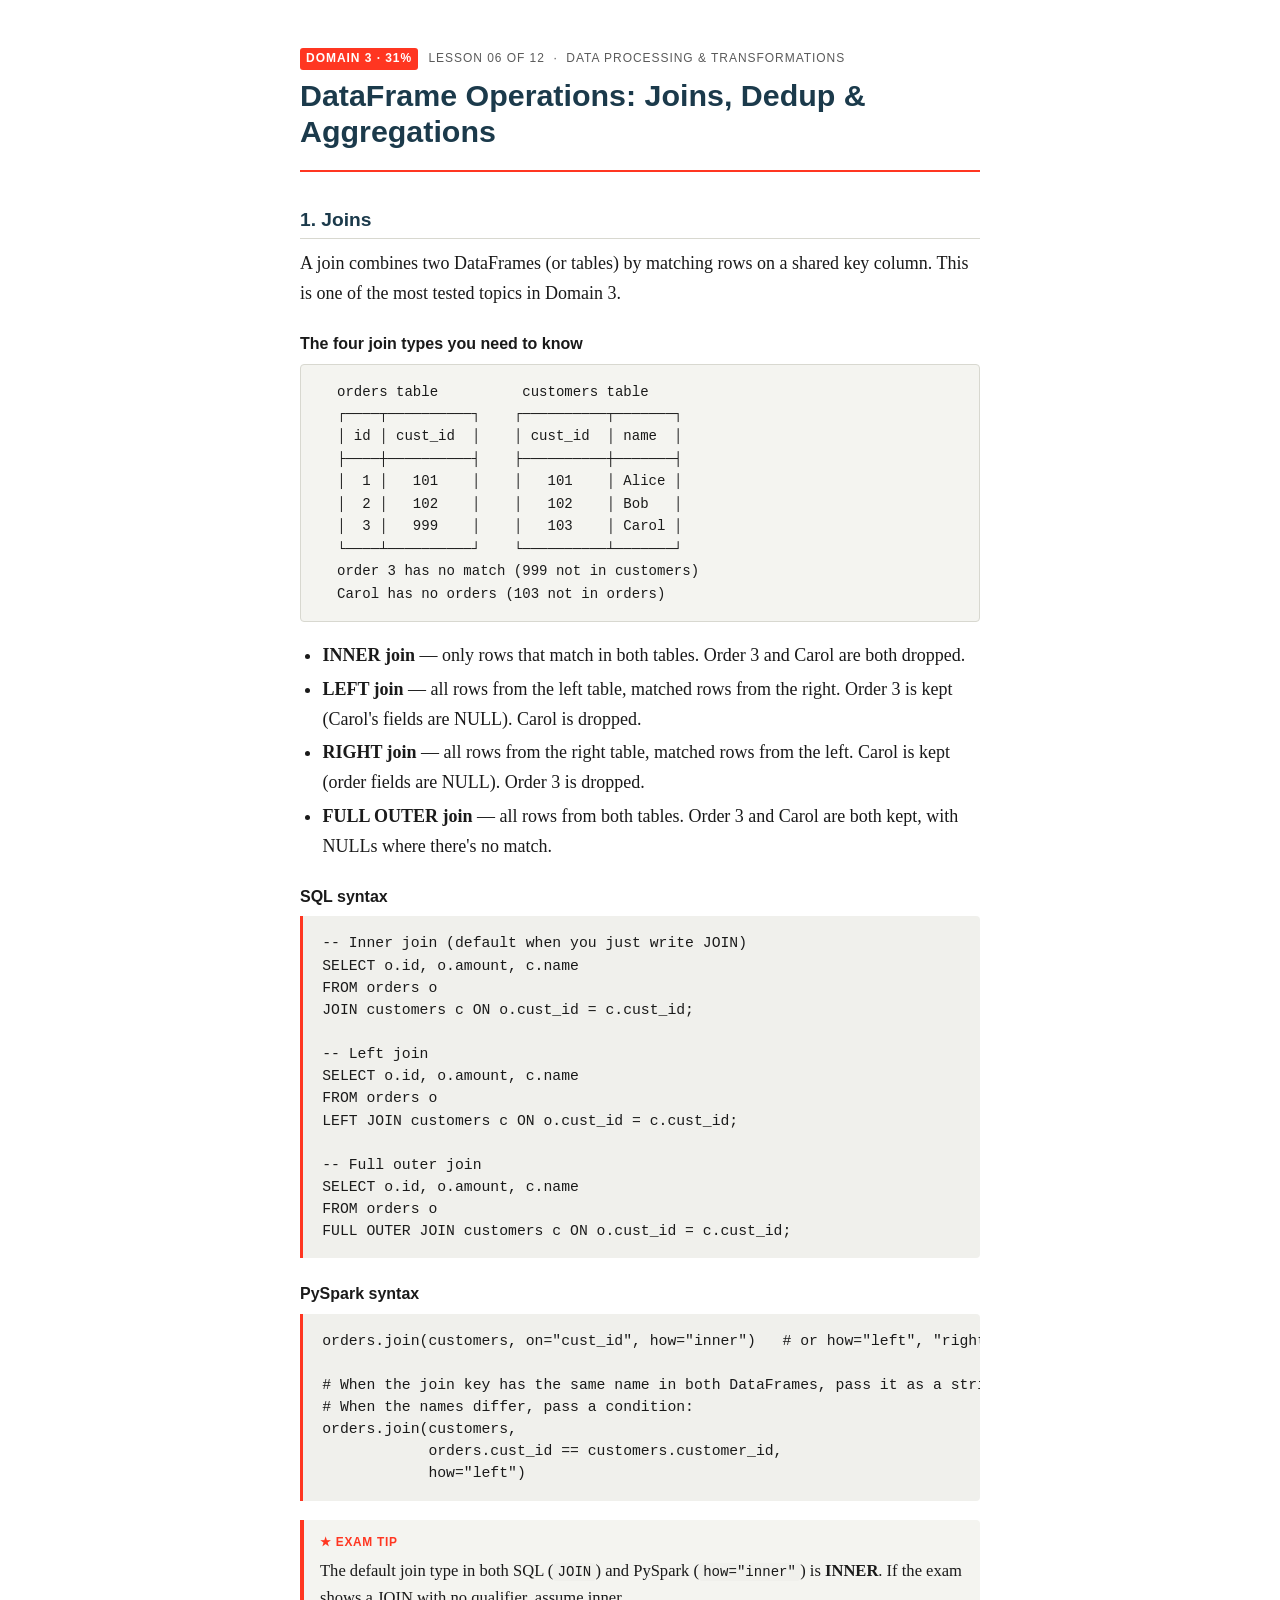
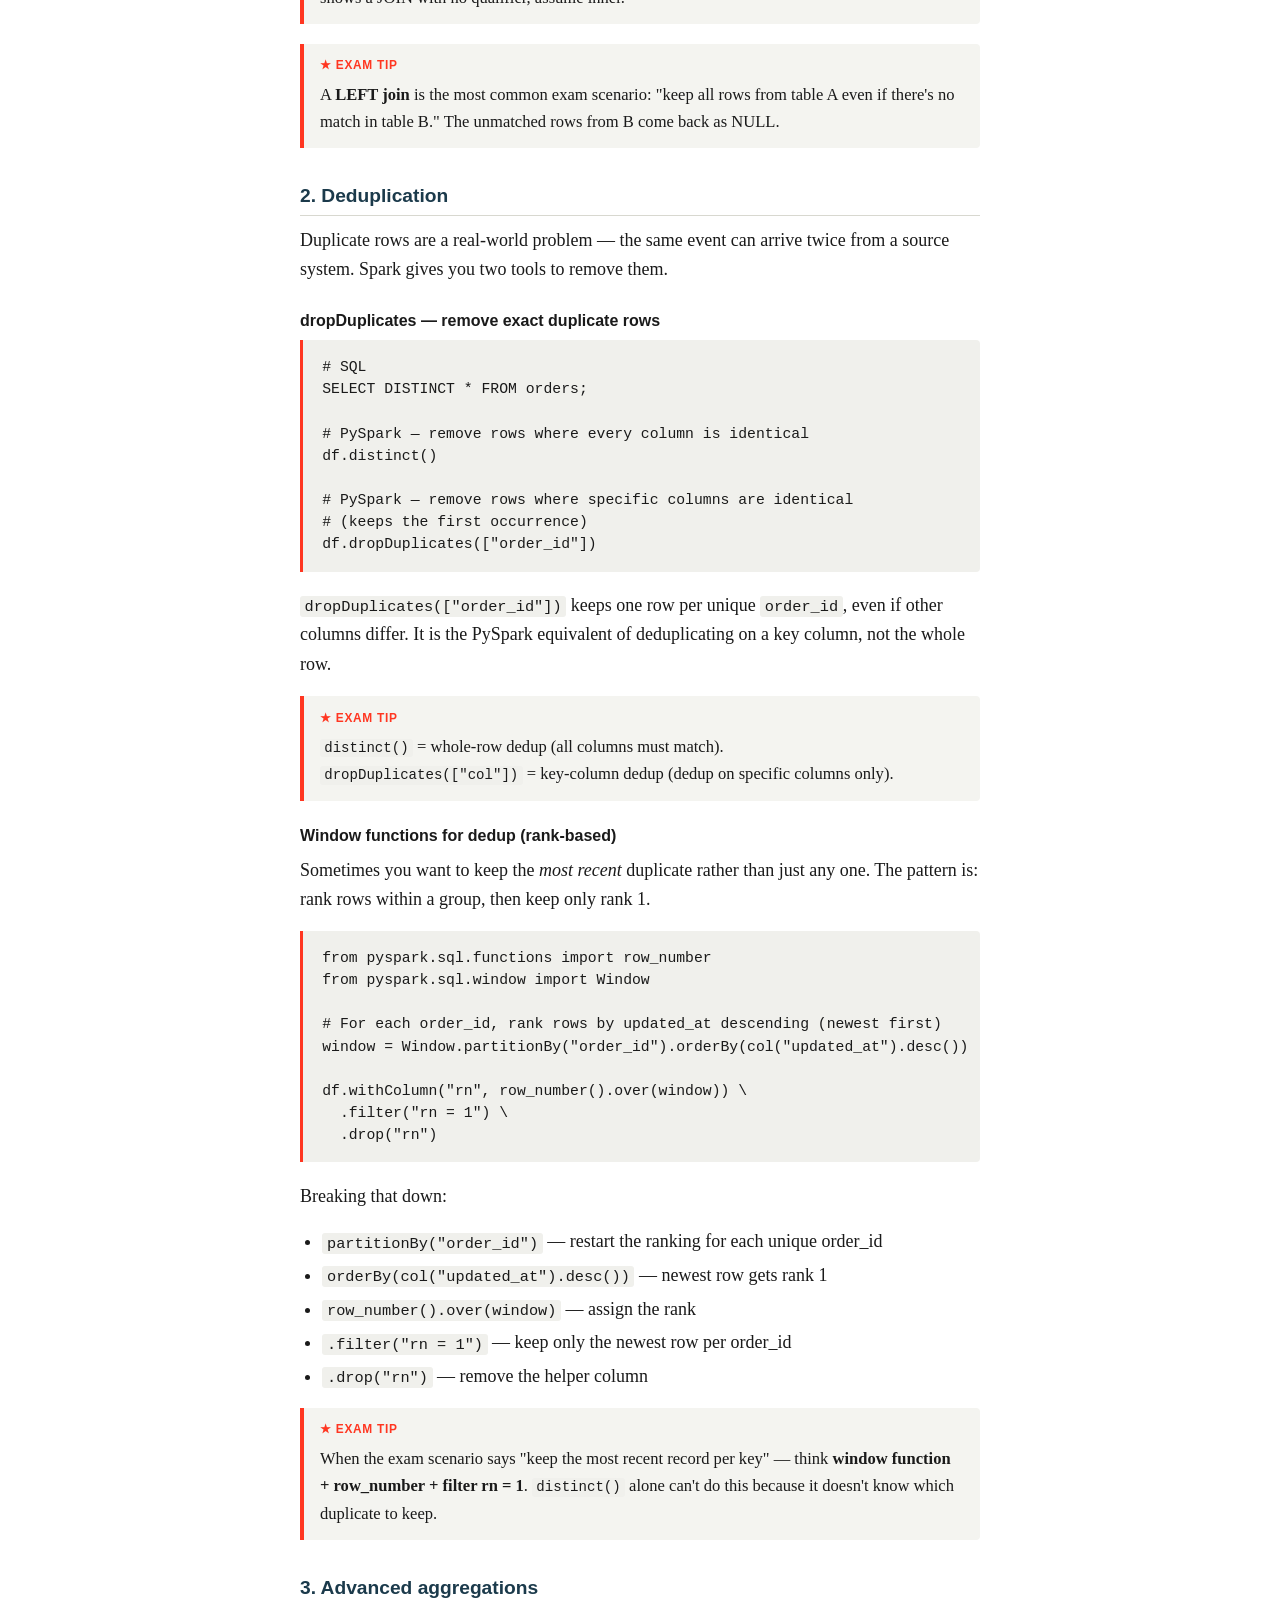
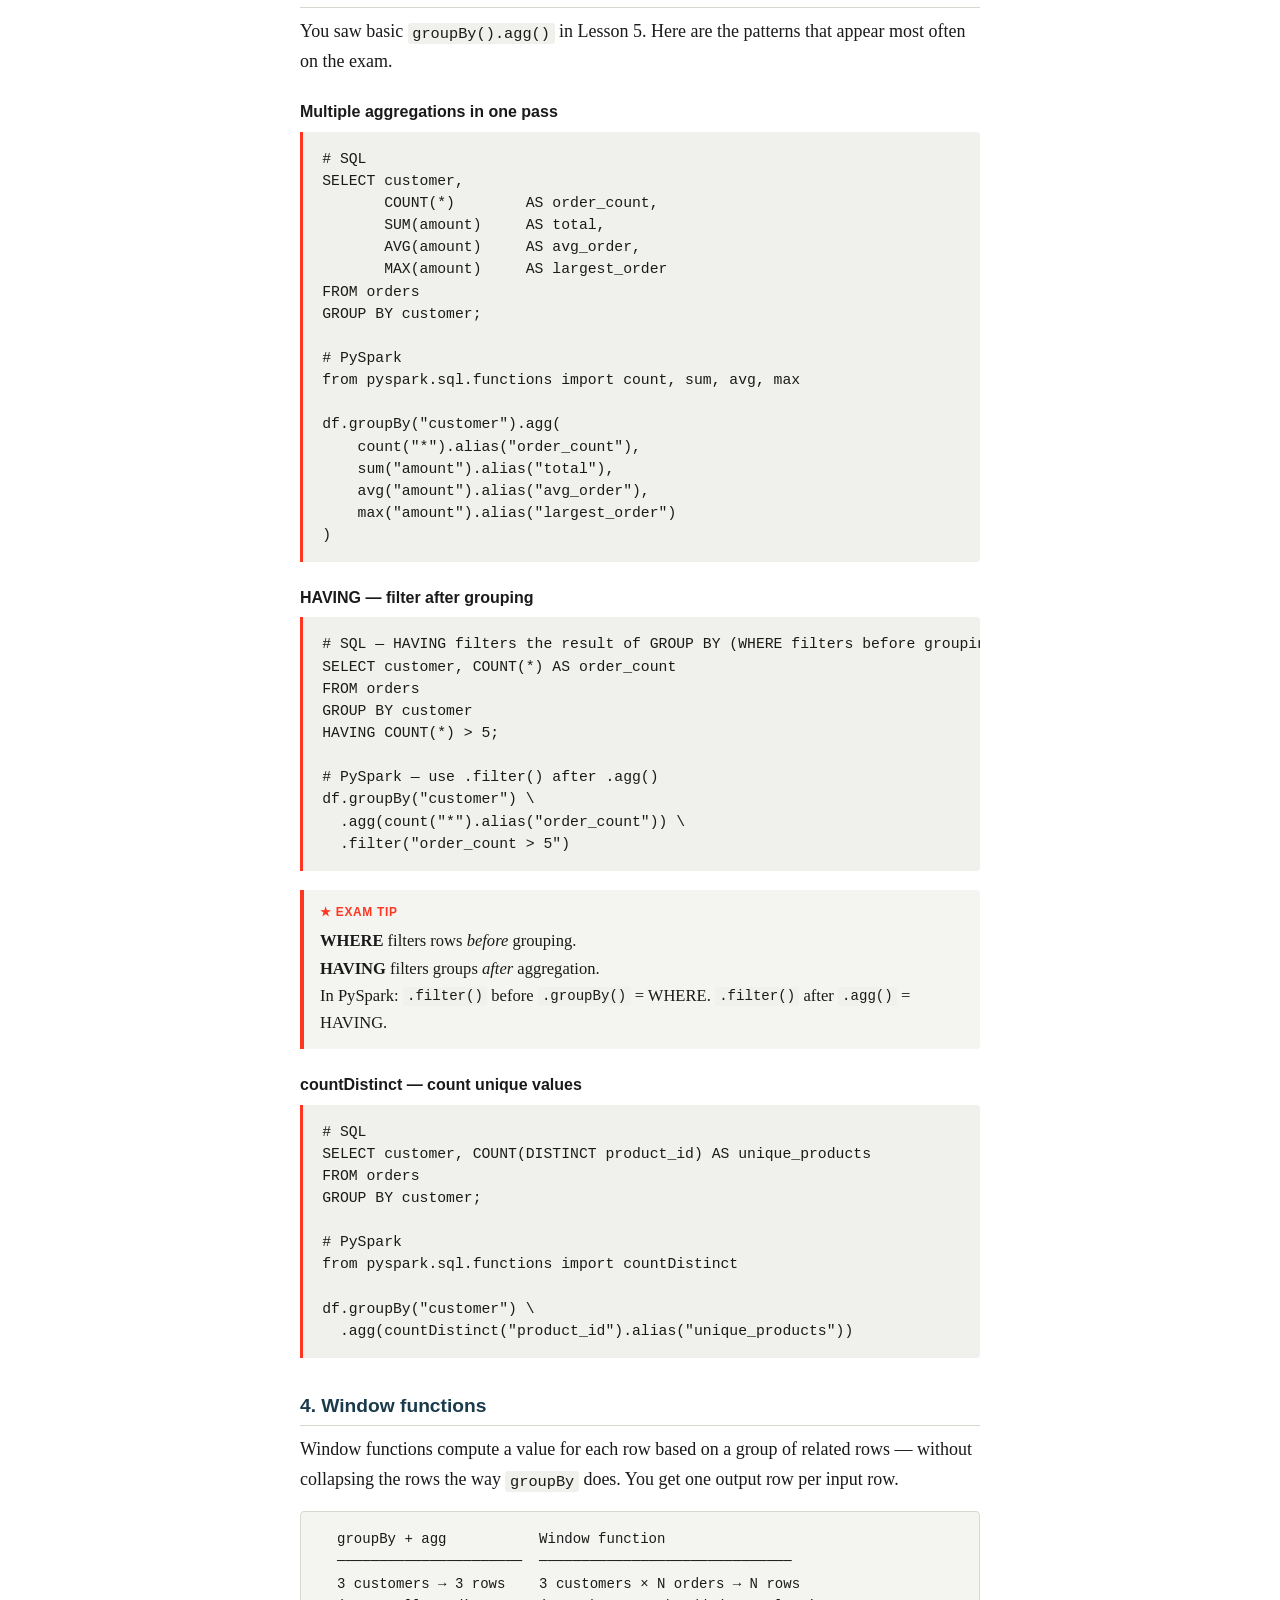
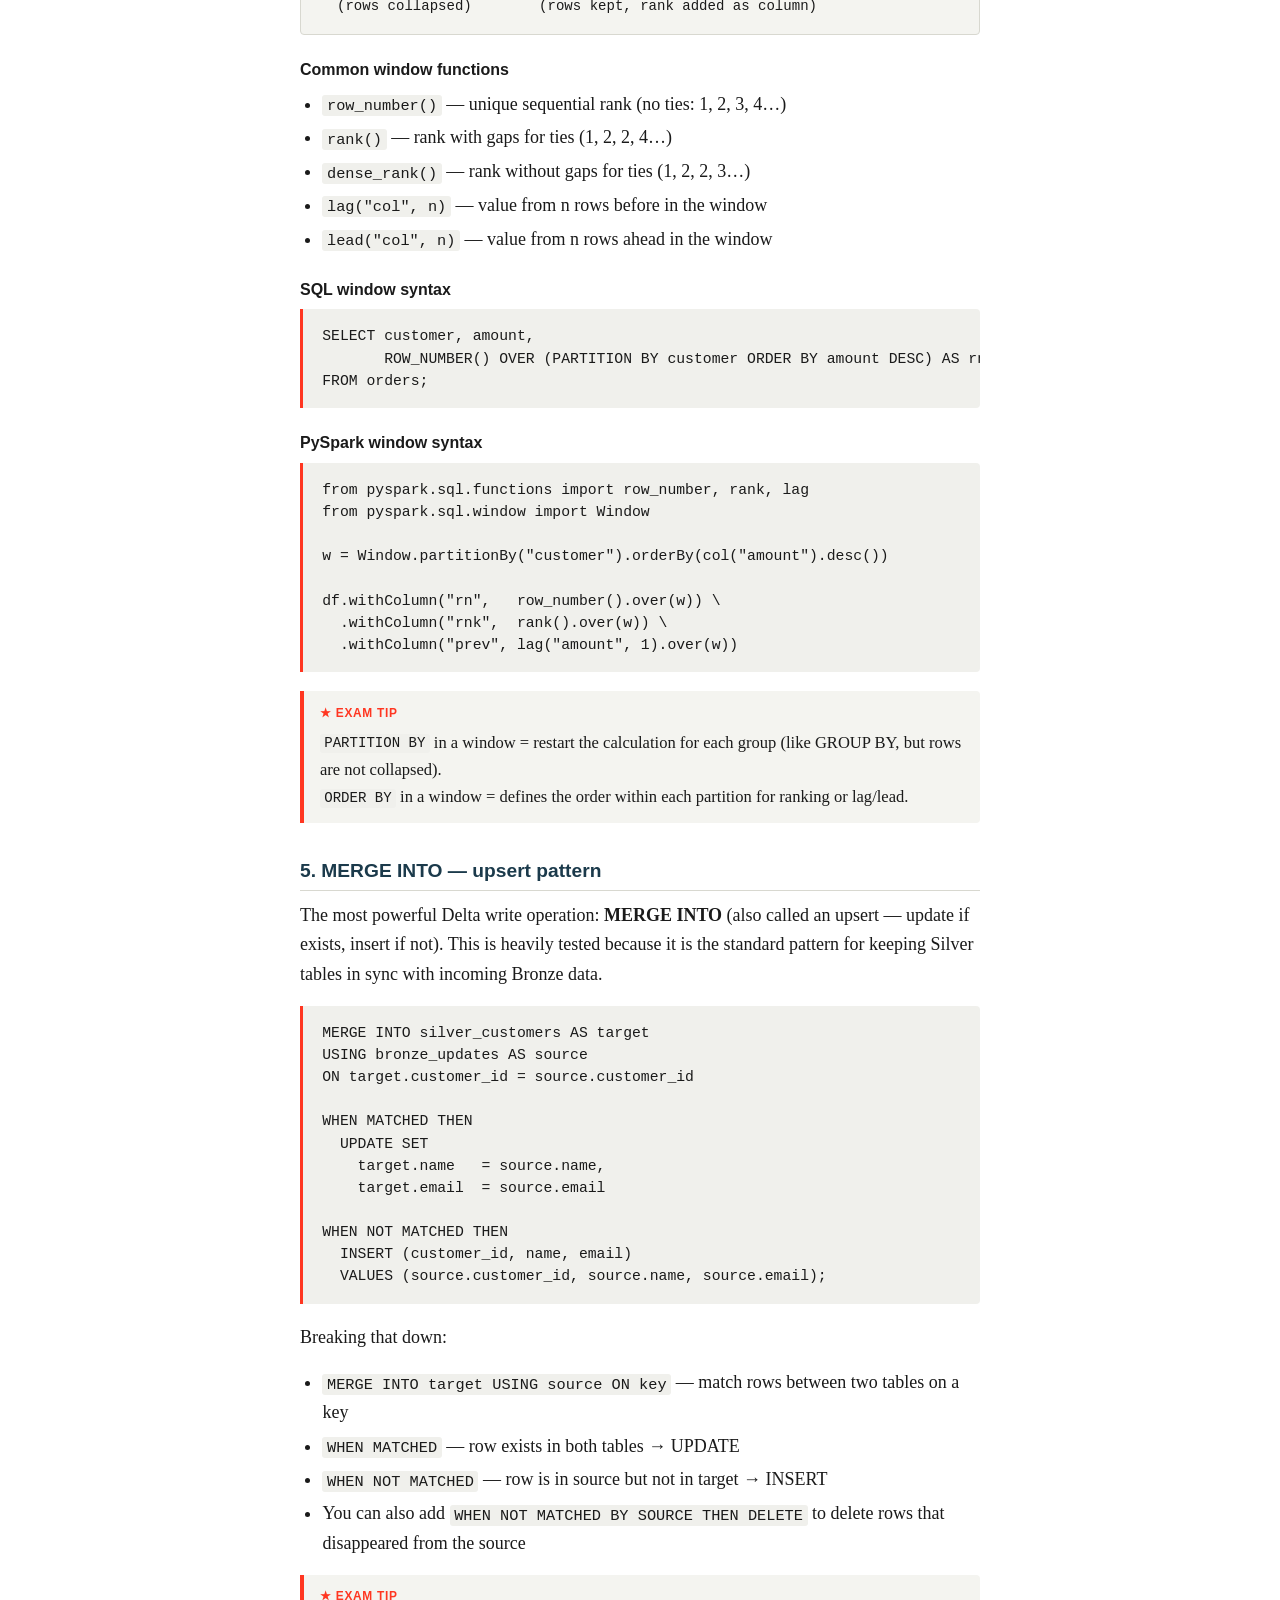
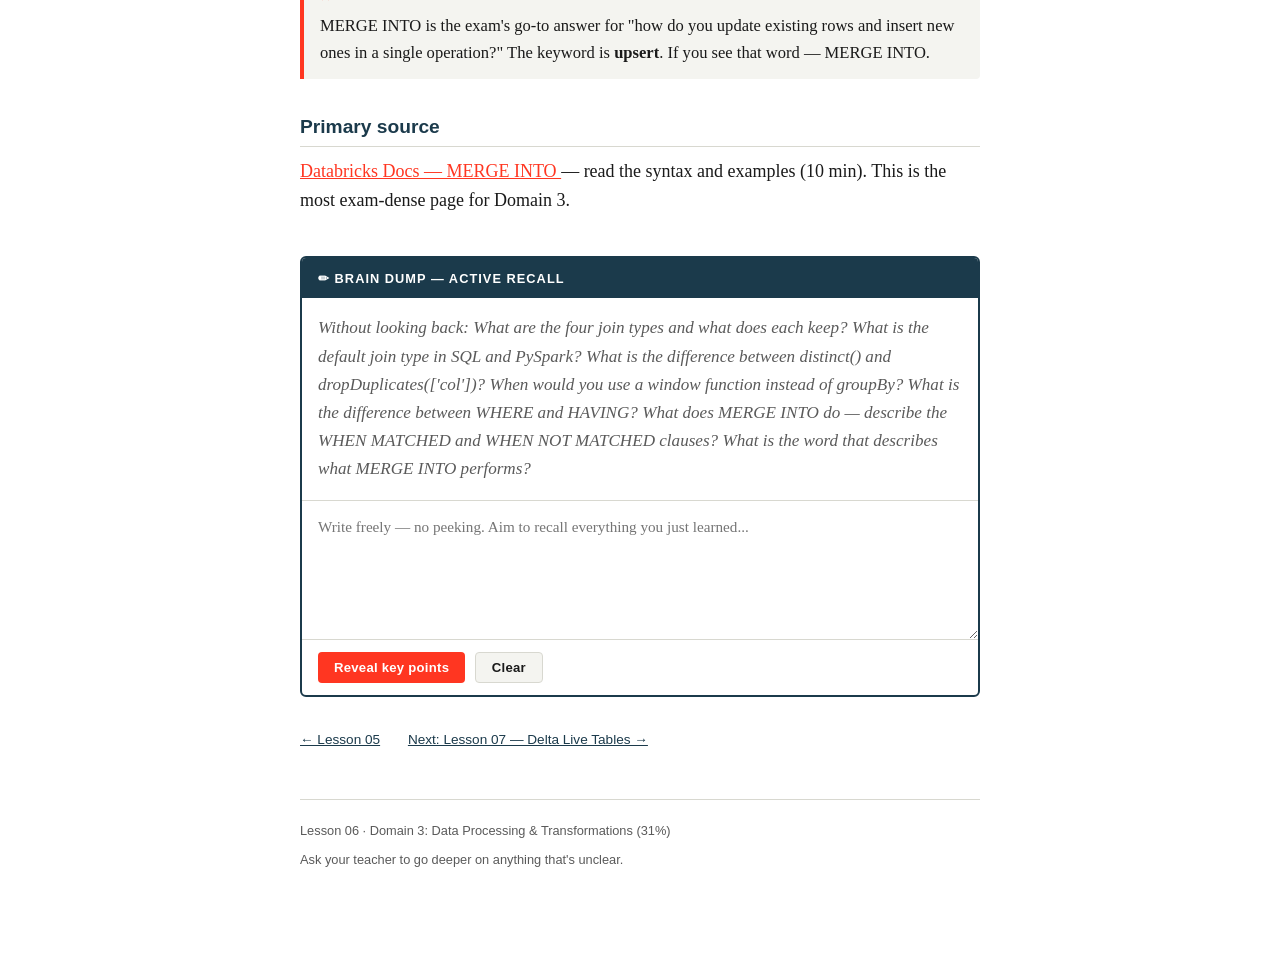
<file: Databricks-DataEngineer-Associate/lessons/0006-dataframe-operations-joins-dedup-aggregations.html>
<!DOCTYPE html>
<html lang="en">
<head>
  <meta charset="UTF-8">
  <meta name="viewport" content="width=device-width, initial-scale=1.0">
  <title>Lesson 06 — DataFrame Operations: Joins, Dedup &amp; Aggregations</title>
  <link rel="stylesheet" href="../assets/style.css">
</head>
<body>
<div class="lesson-wrap">

  <header class="lesson-header">
    <p class="lesson-meta">
      <span class="domain-badge">Domain 3 · 31%</span>
      Lesson 06 of 12 &nbsp;·&nbsp; Data Processing &amp; Transformations
    </p>
    <h1>DataFrame Operations: Joins, Dedup &amp; Aggregations</h1>
  </header>


  <!-- ═══════════════════════════════════════════════════════ -->
  <h2>1. Joins</h2>

  <p>A join combines two DataFrames (or tables) by matching rows on a shared key column. This is one of the most tested topics in Domain 3.</p>

  <h3>The four join types you need to know</h3>

  <div class="diagram">  orders table          customers table
  ┌────┬──────────┐    ┌──────────┬───────┐
  │ id │ cust_id  │    │ cust_id  │ name  │
  ├────┼──────────┤    ├──────────┼───────┤
  │  1 │   101    │    │   101    │ Alice │
  │  2 │   102    │    │   102    │ Bob   │
  │  3 │   999    │    │   103    │ Carol │
  └────┴──────────┘    └──────────┴───────┘
  order 3 has no match (999 not in customers)
  Carol has no orders (103 not in orders)</div>

  <ul>
    <li><strong>INNER join</strong> — only rows that match in both tables. Order 3 and Carol are both dropped.</li>
    <li><strong>LEFT join</strong> — all rows from the left table, matched rows from the right. Order 3 is kept (Carol's fields are NULL). Carol is dropped.</li>
    <li><strong>RIGHT join</strong> — all rows from the right table, matched rows from the left. Carol is kept (order fields are NULL). Order 3 is dropped.</li>
    <li><strong>FULL OUTER join</strong> — all rows from both tables. Order 3 and Carol are both kept, with NULLs where there's no match.</li>
  </ul>

  <h3>SQL syntax</h3>
  <pre>-- Inner join (default when you just write JOIN)
SELECT o.id, o.amount, c.name
FROM orders o
JOIN customers c ON o.cust_id = c.cust_id;

-- Left join
SELECT o.id, o.amount, c.name
FROM orders o
LEFT JOIN customers c ON o.cust_id = c.cust_id;

-- Full outer join
SELECT o.id, o.amount, c.name
FROM orders o
FULL OUTER JOIN customers c ON o.cust_id = c.cust_id;</pre>

  <h3>PySpark syntax</h3>
  <pre>orders.join(customers, on="cust_id", how="inner")   # or how="left", "right", "outer"

# When the join key has the same name in both DataFrames, pass it as a string.
# When the names differ, pass a condition:
orders.join(customers,
            orders.cust_id == customers.customer_id,
            how="left")</pre>

  <div class="callout exam-tip">
    The default join type in both SQL (<code>JOIN</code>) and PySpark (<code>how="inner"</code>) is <strong>INNER</strong>. If the exam shows a JOIN with no qualifier, assume inner.
  </div>

  <div class="callout exam-tip">
    A <strong>LEFT join</strong> is the most common exam scenario: "keep all rows from table A even if there's no match in table B." The unmatched rows from B come back as NULL.
  </div>


  <!-- ═══════════════════════════════════════════════════════ -->
  <h2>2. Deduplication</h2>

  <p>Duplicate rows are a real-world problem — the same event can arrive twice from a source system. Spark gives you two tools to remove them.</p>

  <h3>dropDuplicates — remove exact duplicate rows</h3>
  <pre># SQL
SELECT DISTINCT * FROM orders;

# PySpark — remove rows where every column is identical
df.distinct()

# PySpark — remove rows where specific columns are identical
# (keeps the first occurrence)
df.dropDuplicates(["order_id"])</pre>

  <p><code>dropDuplicates(["order_id"])</code> keeps one row per unique <code>order_id</code>, even if other columns differ. It is the PySpark equivalent of deduplicating on a key column, not the whole row.</p>

  <div class="callout exam-tip">
    <code>distinct()</code> = whole-row dedup (all columns must match).<br>
    <code>dropDuplicates(["col"])</code> = key-column dedup (dedup on specific columns only).
  </div>

  <h3>Window functions for dedup (rank-based)</h3>
  <p>Sometimes you want to keep the <em>most recent</em> duplicate rather than just any one. The pattern is: rank rows within a group, then keep only rank 1.</p>

  <pre>from pyspark.sql.functions import row_number
from pyspark.sql.window import Window

# For each order_id, rank rows by updated_at descending (newest first)
window = Window.partitionBy("order_id").orderBy(col("updated_at").desc())

df.withColumn("rn", row_number().over(window)) \
  .filter("rn = 1") \
  .drop("rn")</pre>

  <p>Breaking that down:</p>
  <ul>
    <li><code>partitionBy("order_id")</code> — restart the ranking for each unique order_id</li>
    <li><code>orderBy(col("updated_at").desc())</code> — newest row gets rank 1</li>
    <li><code>row_number().over(window)</code> — assign the rank</li>
    <li><code>.filter("rn = 1")</code> — keep only the newest row per order_id</li>
    <li><code>.drop("rn")</code> — remove the helper column</li>
  </ul>

  <div class="callout exam-tip">
    When the exam scenario says "keep the most recent record per key" — think <strong>window function + row_number + filter rn = 1</strong>. <code>distinct()</code> alone can't do this because it doesn't know which duplicate to keep.
  </div>


  <!-- ═══════════════════════════════════════════════════════ -->
  <h2>3. Advanced aggregations</h2>

  <p>You saw basic <code>groupBy().agg()</code> in Lesson 5. Here are the patterns that appear most often on the exam.</p>

  <h3>Multiple aggregations in one pass</h3>
  <pre># SQL
SELECT customer,
       COUNT(*)        AS order_count,
       SUM(amount)     AS total,
       AVG(amount)     AS avg_order,
       MAX(amount)     AS largest_order
FROM orders
GROUP BY customer;

# PySpark
from pyspark.sql.functions import count, sum, avg, max

df.groupBy("customer").agg(
    count("*").alias("order_count"),
    sum("amount").alias("total"),
    avg("amount").alias("avg_order"),
    max("amount").alias("largest_order")
)</pre>

  <h3>HAVING — filter after grouping</h3>
  <pre># SQL — HAVING filters the result of GROUP BY (WHERE filters before grouping)
SELECT customer, COUNT(*) AS order_count
FROM orders
GROUP BY customer
HAVING COUNT(*) > 5;

# PySpark — use .filter() after .agg()
df.groupBy("customer") \
  .agg(count("*").alias("order_count")) \
  .filter("order_count > 5")</pre>

  <div class="callout exam-tip">
    <strong>WHERE</strong> filters rows <em>before</em> grouping.<br>
    <strong>HAVING</strong> filters groups <em>after</em> aggregation.<br>
    In PySpark: <code>.filter()</code> before <code>.groupBy()</code> = WHERE. <code>.filter()</code> after <code>.agg()</code> = HAVING.
  </div>

  <h3>countDistinct — count unique values</h3>
  <pre># SQL
SELECT customer, COUNT(DISTINCT product_id) AS unique_products
FROM orders
GROUP BY customer;

# PySpark
from pyspark.sql.functions import countDistinct

df.groupBy("customer") \
  .agg(countDistinct("product_id").alias("unique_products"))</pre>


  <!-- ═══════════════════════════════════════════════════════ -->
  <h2>4. Window functions</h2>

  <p>Window functions compute a value for each row based on a group of related rows — without collapsing the rows the way <code>groupBy</code> does. You get one output row per input row.</p>

  <div class="diagram">  groupBy + agg           Window function
  ──────────────────────  ──────────────────────────────
  3 customers → 3 rows    3 customers × N orders → N rows
  (rows collapsed)        (rows kept, rank added as column)</div>

  <h3>Common window functions</h3>
  <ul>
    <li><code>row_number()</code> — unique sequential rank (no ties: 1, 2, 3, 4…)</li>
    <li><code>rank()</code> — rank with gaps for ties (1, 2, 2, 4…)</li>
    <li><code>dense_rank()</code> — rank without gaps for ties (1, 2, 2, 3…)</li>
    <li><code>lag("col", n)</code> — value from n rows before in the window</li>
    <li><code>lead("col", n)</code> — value from n rows ahead in the window</li>
  </ul>

  <h3>SQL window syntax</h3>
  <pre>SELECT customer, amount,
       ROW_NUMBER() OVER (PARTITION BY customer ORDER BY amount DESC) AS rn
FROM orders;</pre>

  <h3>PySpark window syntax</h3>
  <pre>from pyspark.sql.functions import row_number, rank, lag
from pyspark.sql.window import Window

w = Window.partitionBy("customer").orderBy(col("amount").desc())

df.withColumn("rn",   row_number().over(w)) \
  .withColumn("rnk",  rank().over(w)) \
  .withColumn("prev", lag("amount", 1).over(w))</pre>

  <div class="callout exam-tip">
    <code>PARTITION BY</code> in a window = restart the calculation for each group (like GROUP BY, but rows are not collapsed).<br>
    <code>ORDER BY</code> in a window = defines the order within each partition for ranking or lag/lead.
  </div>


  <!-- ═══════════════════════════════════════════════════════ -->
  <h2>5. MERGE INTO — upsert pattern</h2>

  <p>The most powerful Delta write operation: <strong>MERGE INTO</strong> (also called an upsert — update if exists, insert if not). This is heavily tested because it is the standard pattern for keeping Silver tables in sync with incoming Bronze data.</p>

  <pre>MERGE INTO silver_customers AS target
USING bronze_updates AS source
ON target.customer_id = source.customer_id

WHEN MATCHED THEN
  UPDATE SET
    target.name   = source.name,
    target.email  = source.email

WHEN NOT MATCHED THEN
  INSERT (customer_id, name, email)
  VALUES (source.customer_id, source.name, source.email);</pre>

  <p>Breaking that down:</p>
  <ul>
    <li><code>MERGE INTO target USING source ON key</code> — match rows between two tables on a key</li>
    <li><code>WHEN MATCHED</code> — row exists in both tables → UPDATE</li>
    <li><code>WHEN NOT MATCHED</code> — row is in source but not in target → INSERT</li>
    <li>You can also add <code>WHEN NOT MATCHED BY SOURCE THEN DELETE</code> to delete rows that disappeared from the source</li>
  </ul>

  <div class="callout exam-tip">
    MERGE INTO is the exam's go-to answer for "how do you update existing rows and insert new ones in a single operation?" The keyword is <strong>upsert</strong>. If you see that word — MERGE INTO.
  </div>


  <!-- ═══════════════════════════════════════════════════════ -->
  <h2>Primary source</h2>
  <p>
    <a href="https://docs.databricks.com/en/sql/language-manual/delta-merge-into.html" target="_blank">
      Databricks Docs — MERGE INTO
    </a>
    — read the syntax and examples (10 min). This is the most exam-dense page for Domain 3.
  </p>


  <!-- ═══════════════════════════════════════════════════════ -->
  <div
    class="brain-dump"
    id="bd6"
    data-prompt="Without looking back: What are the four join types and what does each keep? What is the default join type in SQL and PySpark? What is the difference between distinct() and dropDuplicates(['col'])? When would you use a window function instead of groupBy? What is the difference between WHERE and HAVING? What does MERGE INTO do — describe the WHEN MATCHED and WHEN NOT MATCHED clauses? What is the word that describes what MERGE INTO performs?"
    data-points='[
      "INNER = matched rows only; LEFT = all left + matched right (nulls for no match); RIGHT = all right + matched left; FULL OUTER = all rows from both, nulls where no match",
      "Default join is INNER in both SQL (JOIN with no qualifier) and PySpark (how=inner)",
      "distinct() deduplicates on all columns; dropDuplicates([col]) deduplicates on specific key columns only",
      "Window function keeps all rows and adds a computed column (rank, lag, etc); groupBy collapses rows into one per group",
      "WHERE filters rows before grouping; HAVING filters groups after aggregation",
      "WHEN MATCHED = row exists in both tables → UPDATE; WHEN NOT MATCHED = row only in source → INSERT",
      "MERGE INTO performs an UPSERT — update if the row exists, insert if it does not"
    ]'
  ></div>


  <div class="nav-links">
    <a href="0005-pyspark-and-spark-sql-basics.html">← Lesson 05</a>
    <a href="0007-delta-live-tables.html">Next: Lesson 07 — Delta Live Tables →</a>
  </div>

  <footer class="lesson-footer">
    <span>Lesson 06 · Domain 3: Data Processing &amp; Transformations (31%)</span>
    <span>Ask your teacher to go deeper on anything that's unclear.</span>
  </footer>

</div>
<script src="../assets/brain-dump.js"></script>
</body>
</html>
</file>
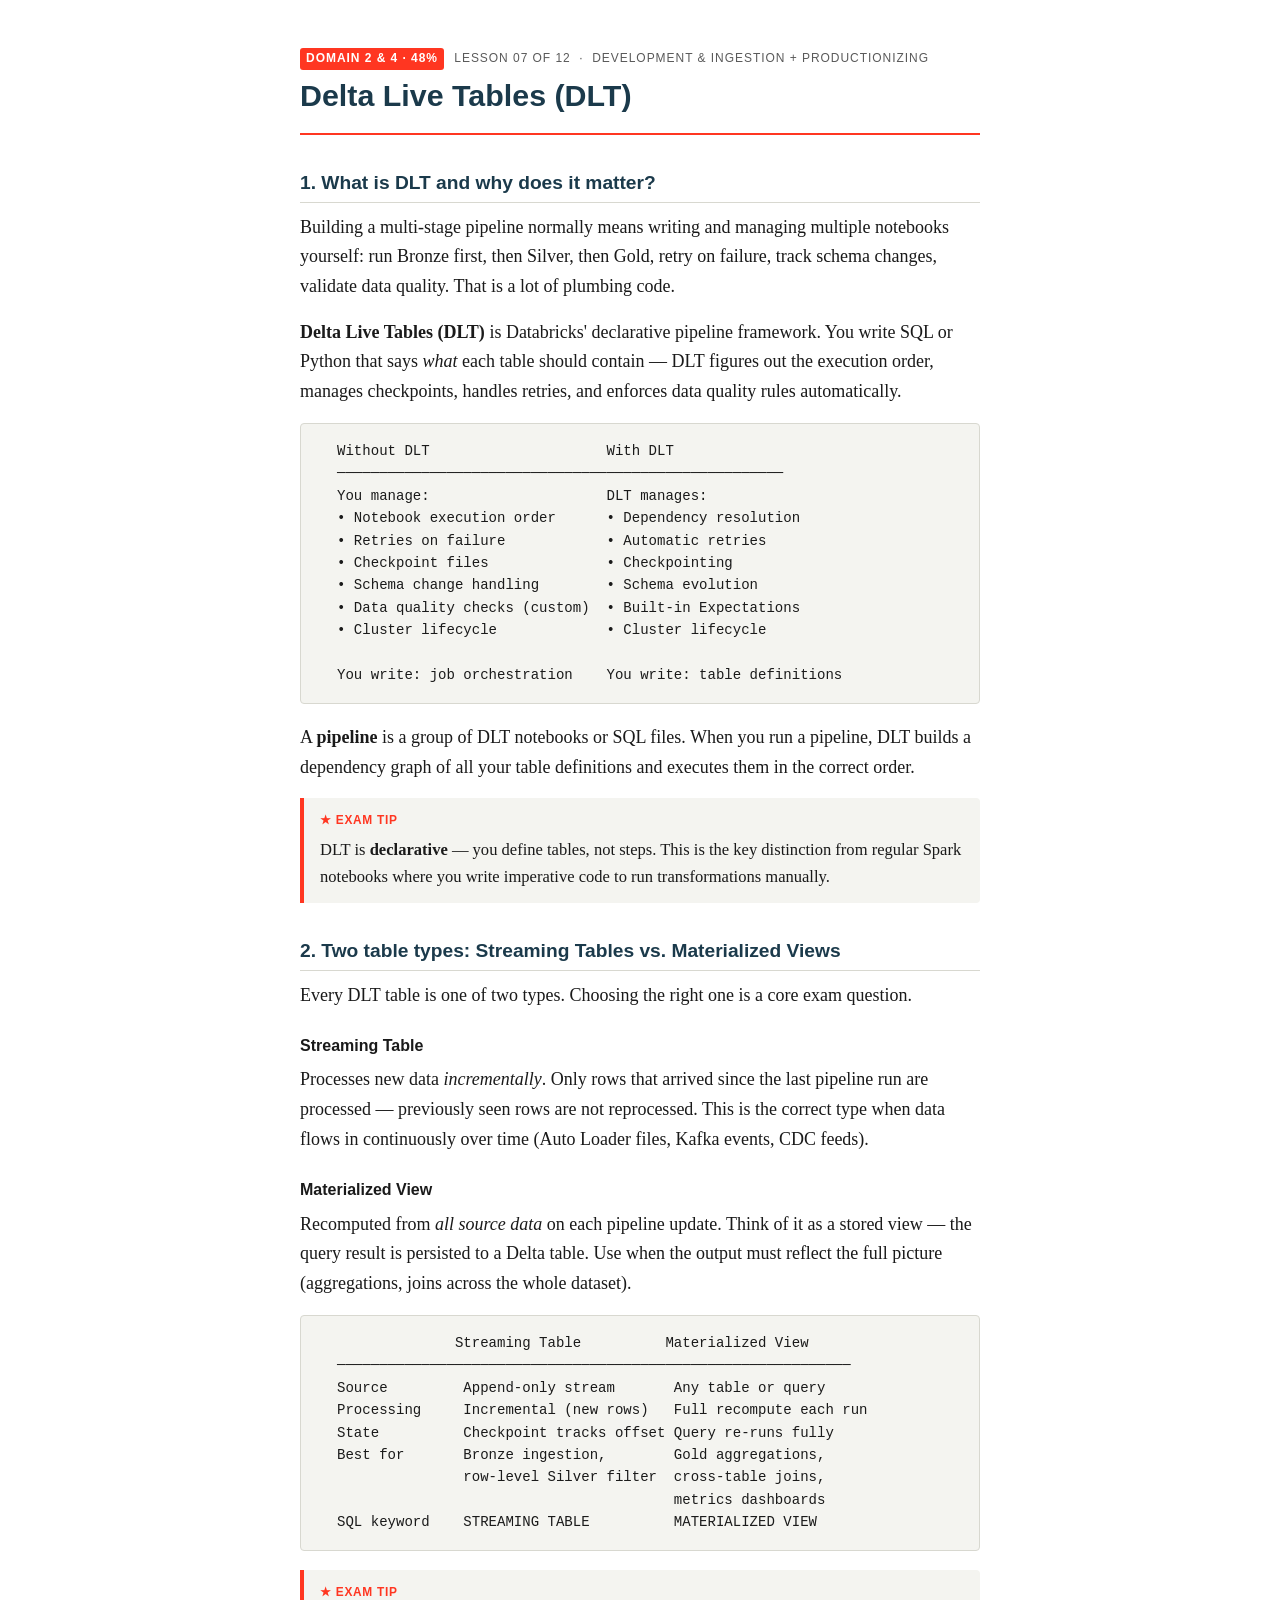
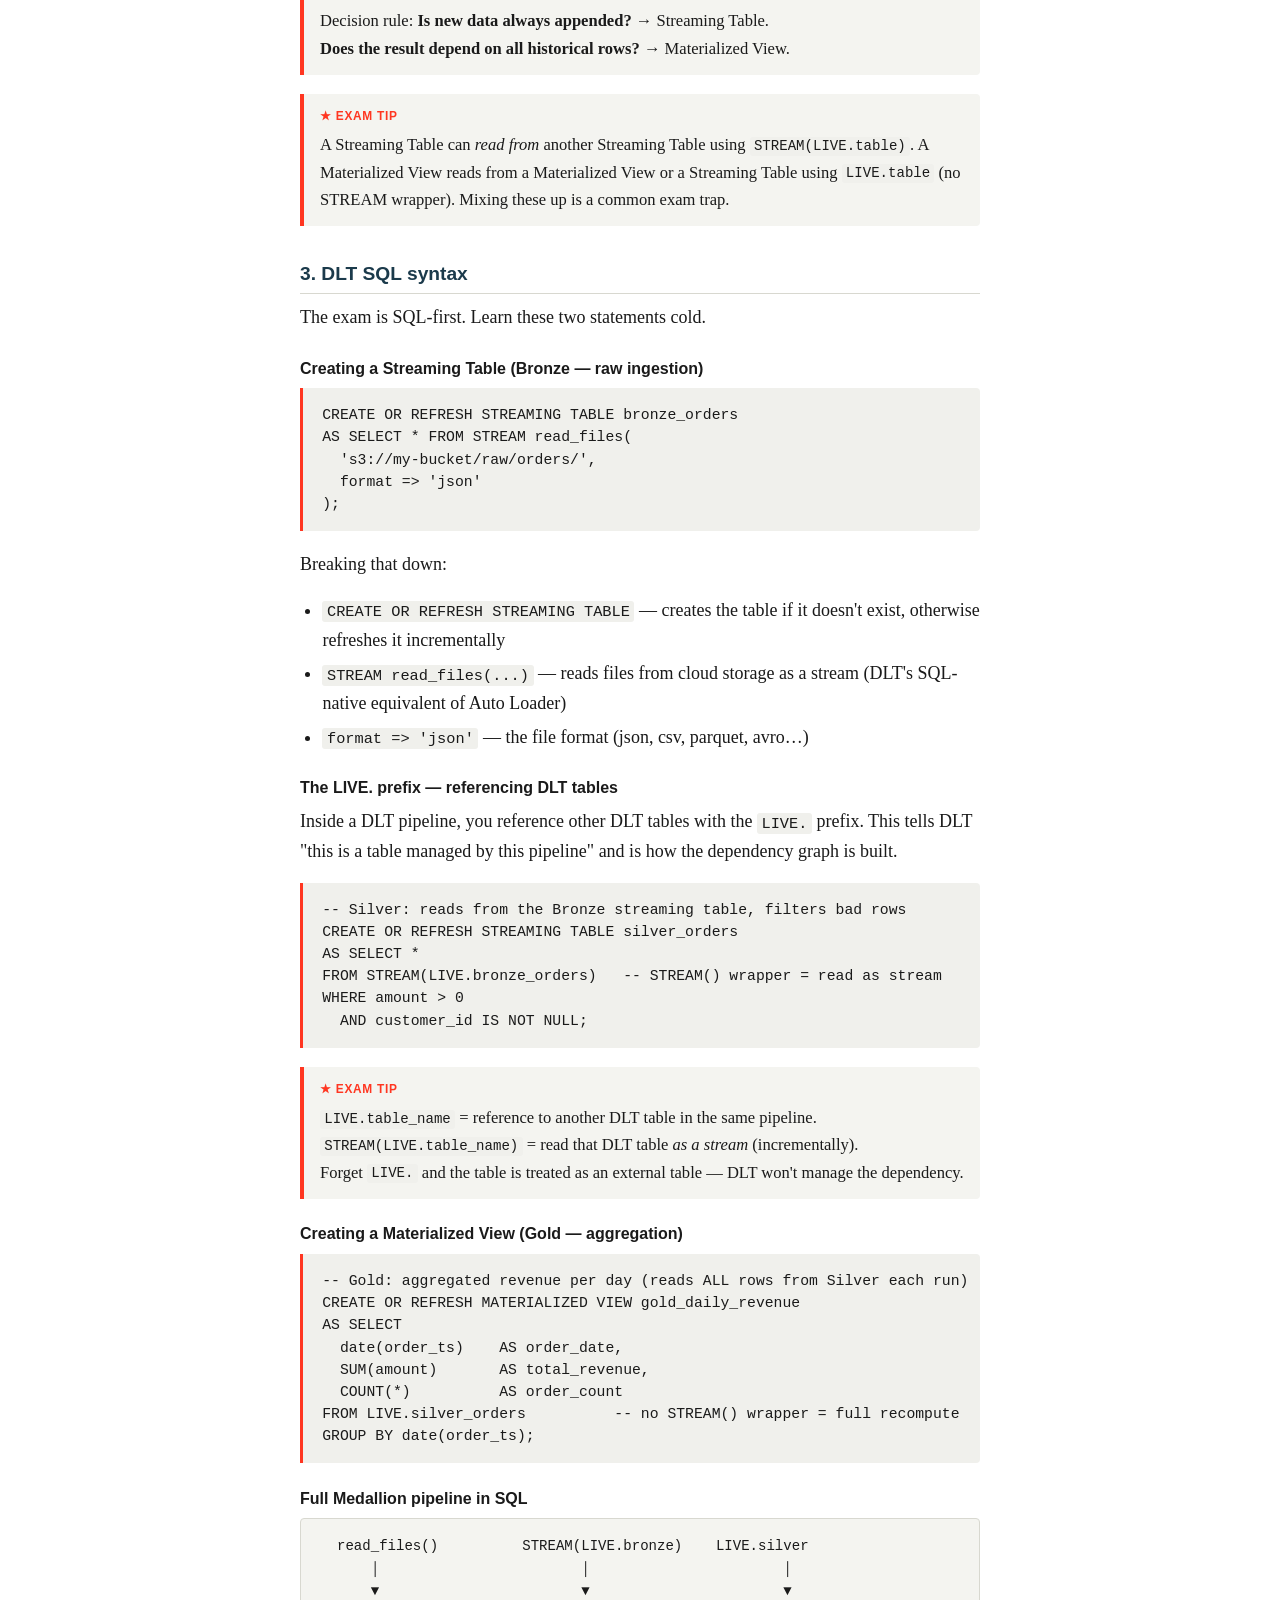
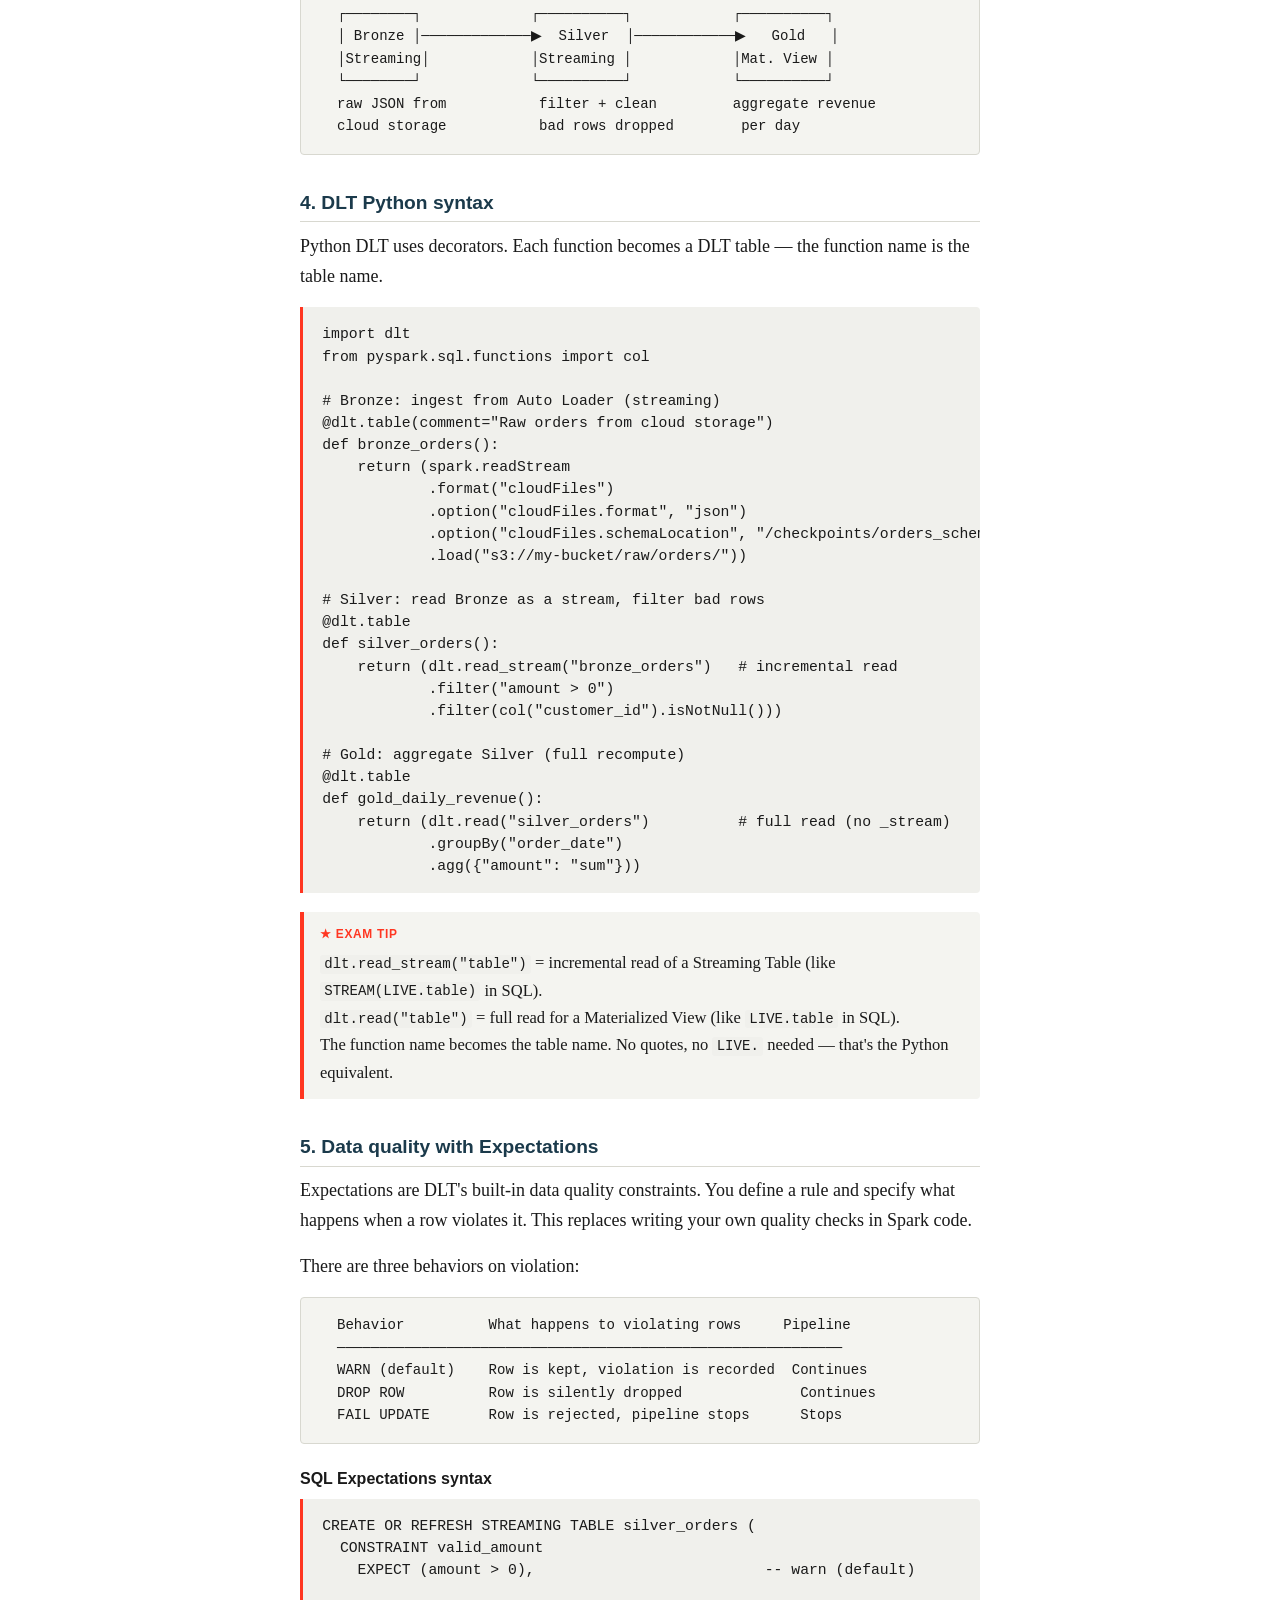
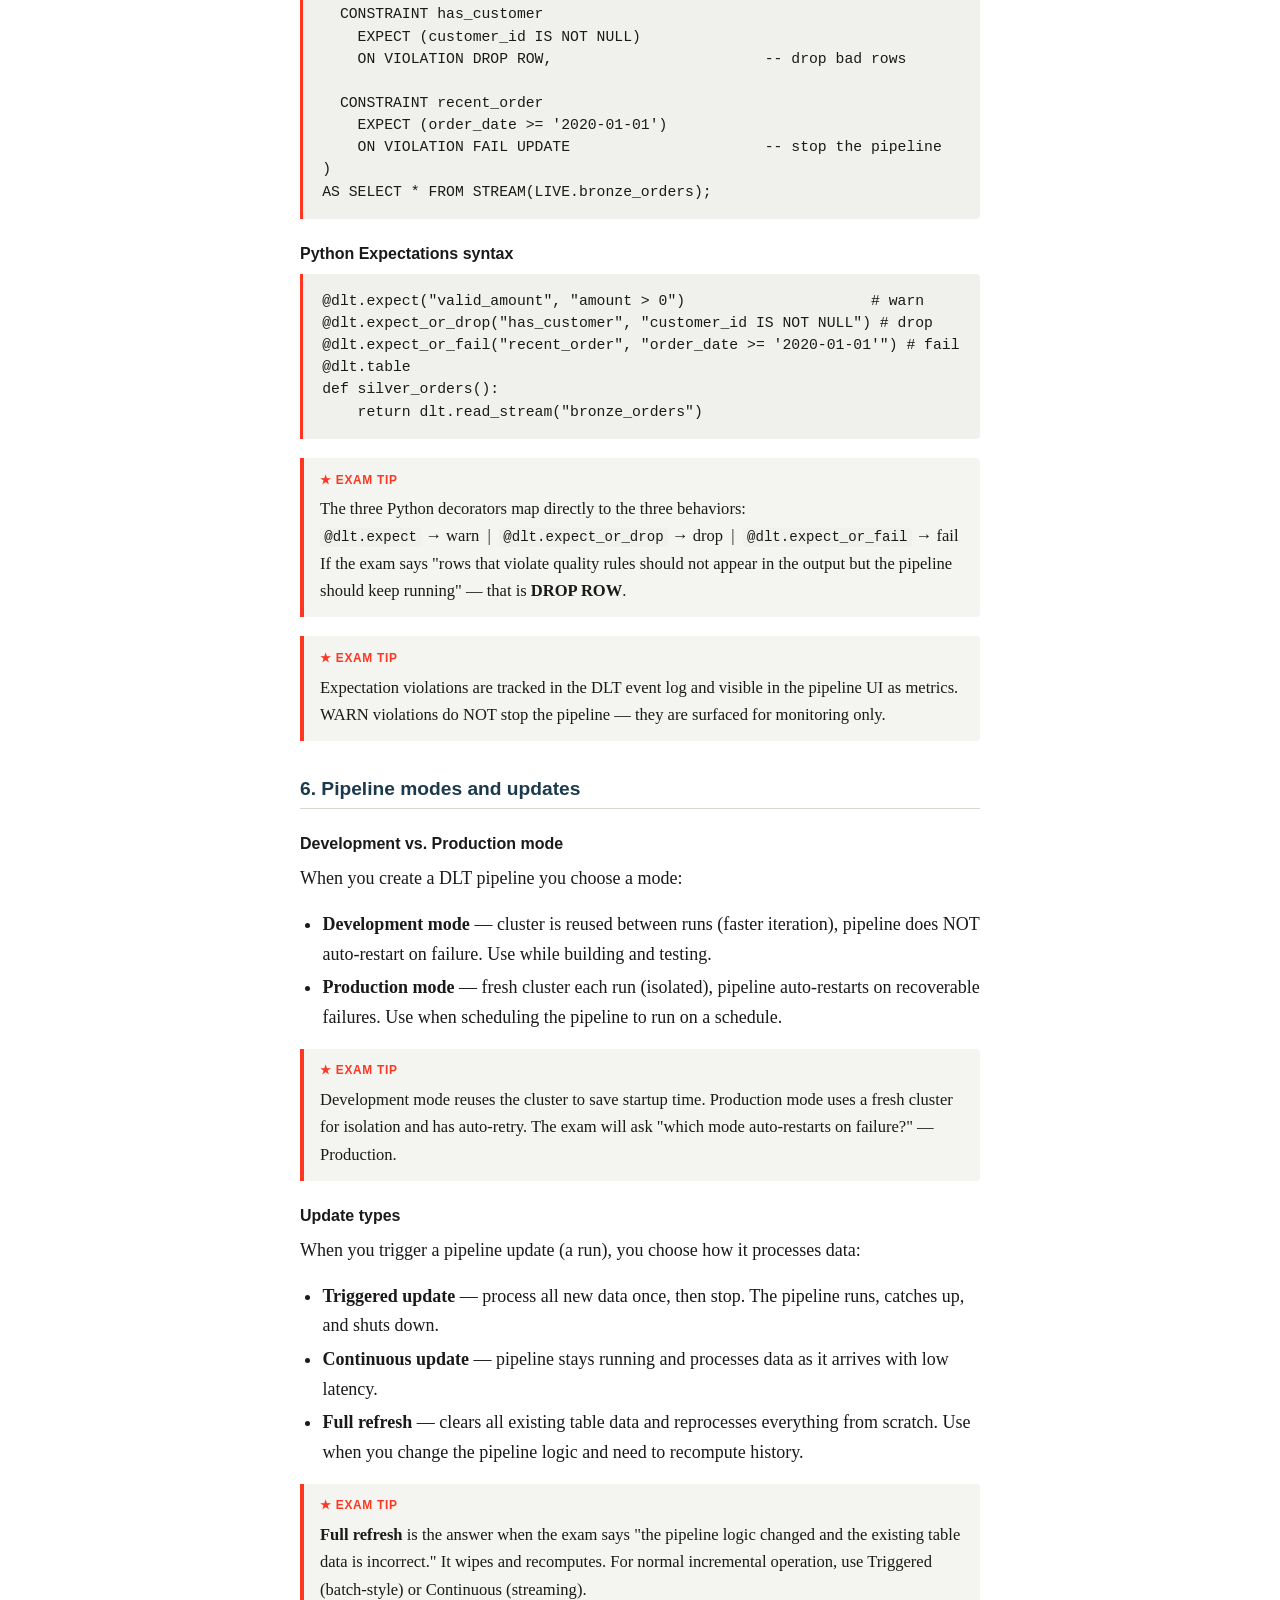
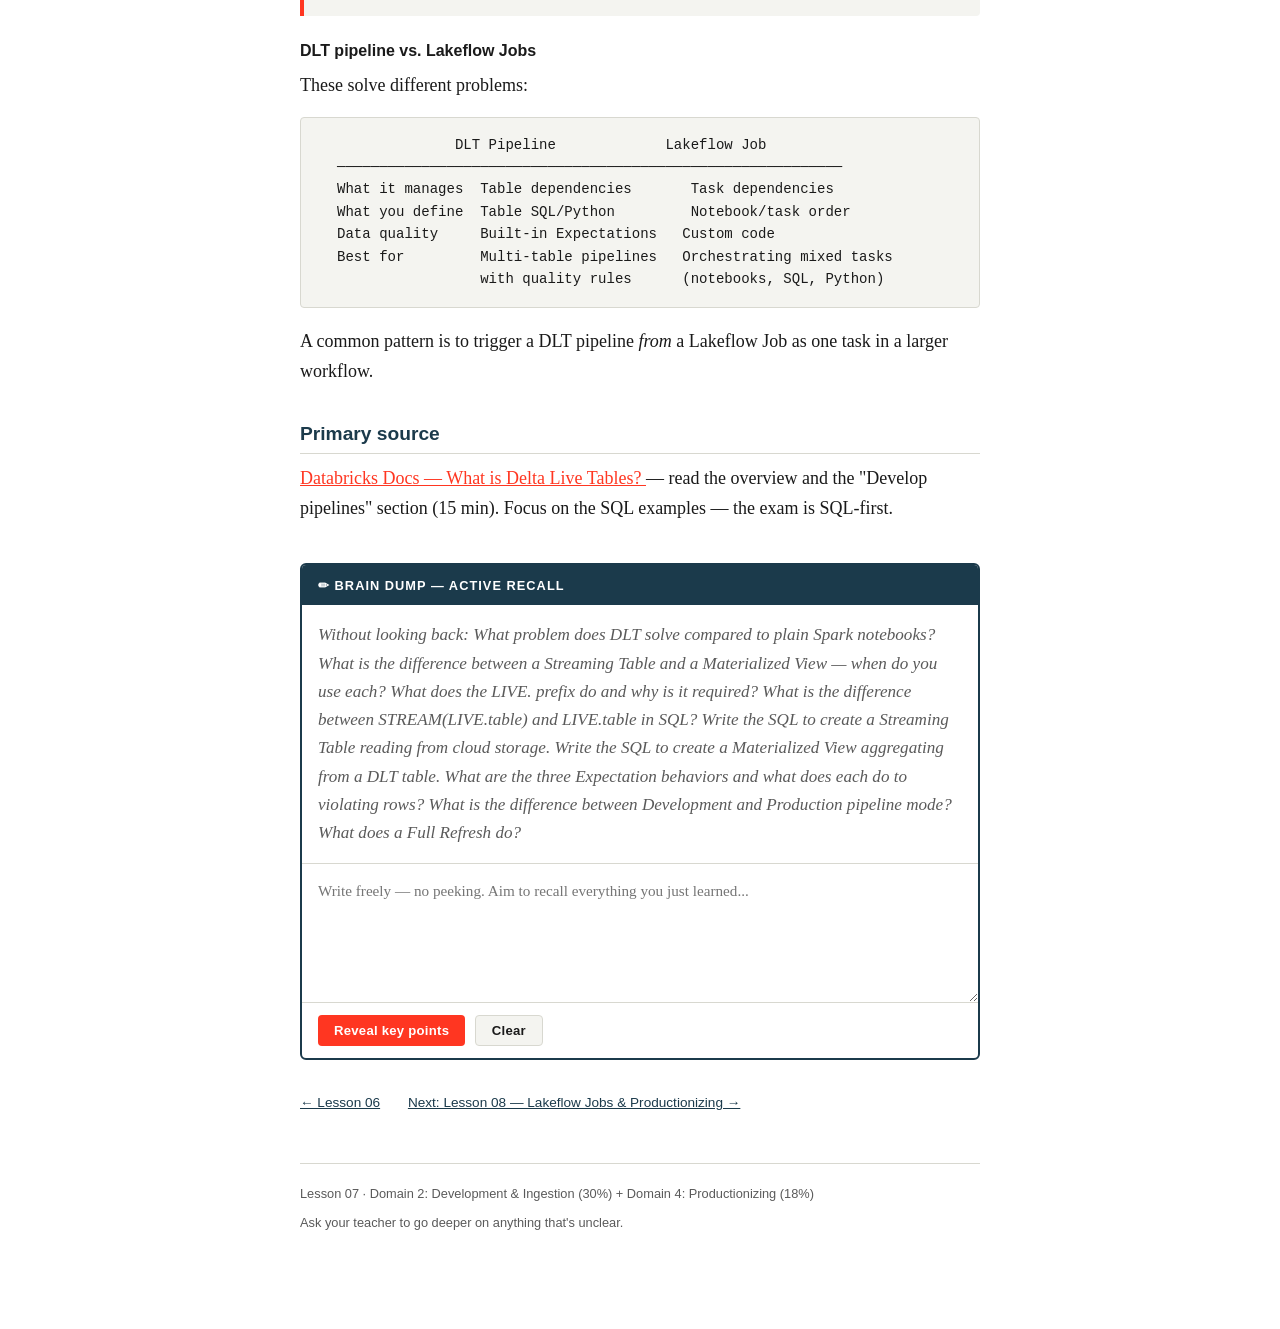
<file: Databricks-DataEngineer-Associate/lessons/0007-delta-live-tables.html>
<!DOCTYPE html>
<html lang="en">
<head>
  <meta charset="UTF-8">
  <meta name="viewport" content="width=device-width, initial-scale=1.0">
  <title>Lesson 07 — Delta Live Tables</title>
  <link rel="stylesheet" href="../assets/style.css">
</head>
<body>
<div class="lesson-wrap">

  <header class="lesson-header">
    <p class="lesson-meta">
      <span class="domain-badge">Domain 2 &amp; 4 · 48%</span>
      Lesson 07 of 12 &nbsp;·&nbsp; Development &amp; Ingestion + Productionizing
    </p>
    <h1>Delta Live Tables (DLT)</h1>
  </header>


  <!-- ═══════════════════════════════════════════════════════ -->
  <h2>1. What is DLT and why does it matter?</h2>

  <p>Building a multi-stage pipeline normally means writing and managing multiple notebooks yourself: run Bronze first, then Silver, then Gold, retry on failure, track schema changes, validate data quality. That is a lot of plumbing code.</p>

  <p><strong>Delta Live Tables (DLT)</strong> is Databricks' declarative pipeline framework. You write SQL or Python that says <em>what</em> each table should contain — DLT figures out the execution order, manages checkpoints, handles retries, and enforces data quality rules automatically.</p>

  <div class="diagram">  Without DLT                     With DLT
  ─────────────────────────────────────────────────────
  You manage:                     DLT manages:
  • Notebook execution order      • Dependency resolution
  • Retries on failure            • Automatic retries
  • Checkpoint files              • Checkpointing
  • Schema change handling        • Schema evolution
  • Data quality checks (custom)  • Built-in Expectations
  • Cluster lifecycle             • Cluster lifecycle

  You write: job orchestration    You write: table definitions</div>

  <p>A <strong>pipeline</strong> is a group of DLT notebooks or SQL files. When you run a pipeline, DLT builds a dependency graph of all your table definitions and executes them in the correct order.</p>

  <div class="callout exam-tip">
    DLT is <strong>declarative</strong> — you define tables, not steps. This is the key distinction from regular Spark notebooks where you write imperative code to run transformations manually.
  </div>


  <!-- ═══════════════════════════════════════════════════════ -->
  <h2>2. Two table types: Streaming Tables vs. Materialized Views</h2>

  <p>Every DLT table is one of two types. Choosing the right one is a core exam question.</p>

  <h3>Streaming Table</h3>
  <p>Processes new data <em>incrementally</em>. Only rows that arrived since the last pipeline run are processed — previously seen rows are not reprocessed. This is the correct type when data flows in continuously over time (Auto Loader files, Kafka events, CDC feeds).</p>

  <h3>Materialized View</h3>
  <p>Recomputed from <em>all source data</em> on each pipeline update. Think of it as a stored view — the query result is persisted to a Delta table. Use when the output must reflect the full picture (aggregations, joins across the whole dataset).</p>

  <div class="diagram">                Streaming Table          Materialized View
  ─────────────────────────────────────────────────────────────
  Source         Append-only stream       Any table or query
  Processing     Incremental (new rows)   Full recompute each run
  State          Checkpoint tracks offset Query re-runs fully
  Best for       Bronze ingestion,        Gold aggregations,
                 row-level Silver filter  cross-table joins,
                                          metrics dashboards
  SQL keyword    STREAMING TABLE          MATERIALIZED VIEW</div>

  <div class="callout exam-tip">
    Decision rule: <strong>Is new data always appended?</strong> → Streaming Table.<br>
    <strong>Does the result depend on all historical rows?</strong> → Materialized View.
  </div>

  <div class="callout exam-tip">
    A Streaming Table can <em>read from</em> another Streaming Table using <code>STREAM(LIVE.table)</code>. A Materialized View reads from a Materialized View or a Streaming Table using <code>LIVE.table</code> (no STREAM wrapper). Mixing these up is a common exam trap.
  </div>


  <!-- ═══════════════════════════════════════════════════════ -->
  <h2>3. DLT SQL syntax</h2>

  <p>The exam is SQL-first. Learn these two statements cold.</p>

  <h3>Creating a Streaming Table (Bronze — raw ingestion)</h3>
  <pre>CREATE OR REFRESH STREAMING TABLE bronze_orders
AS SELECT * FROM STREAM read_files(
  's3://my-bucket/raw/orders/',
  format => 'json'
);</pre>

  <p>Breaking that down:</p>
  <ul>
    <li><code>CREATE OR REFRESH STREAMING TABLE</code> — creates the table if it doesn't exist, otherwise refreshes it incrementally</li>
    <li><code>STREAM read_files(...)</code> — reads files from cloud storage as a stream (DLT's SQL-native equivalent of Auto Loader)</li>
    <li><code>format =&gt; 'json'</code> — the file format (json, csv, parquet, avro…)</li>
  </ul>

  <h3>The LIVE. prefix — referencing DLT tables</h3>
  <p>Inside a DLT pipeline, you reference other DLT tables with the <code>LIVE.</code> prefix. This tells DLT "this is a table managed by this pipeline" and is how the dependency graph is built.</p>

  <pre>-- Silver: reads from the Bronze streaming table, filters bad rows
CREATE OR REFRESH STREAMING TABLE silver_orders
AS SELECT *
FROM STREAM(LIVE.bronze_orders)   -- STREAM() wrapper = read as stream
WHERE amount > 0
  AND customer_id IS NOT NULL;</pre>

  <div class="callout exam-tip">
    <code>LIVE.table_name</code> = reference to another DLT table in the same pipeline.<br>
    <code>STREAM(LIVE.table_name)</code> = read that DLT table <em>as a stream</em> (incrementally).<br>
    Forget <code>LIVE.</code> and the table is treated as an external table — DLT won't manage the dependency.
  </div>

  <h3>Creating a Materialized View (Gold — aggregation)</h3>
  <pre>-- Gold: aggregated revenue per day (reads ALL rows from Silver each run)
CREATE OR REFRESH MATERIALIZED VIEW gold_daily_revenue
AS SELECT
  date(order_ts)    AS order_date,
  SUM(amount)       AS total_revenue,
  COUNT(*)          AS order_count
FROM LIVE.silver_orders          -- no STREAM() wrapper = full recompute
GROUP BY date(order_ts);</pre>

  <h3>Full Medallion pipeline in SQL</h3>
  <div class="diagram">  read_files()          STREAM(LIVE.bronze)    LIVE.silver
      │                        │                       │
      ▼                        ▼                       ▼
  ┌────────┐             ┌──────────┐            ┌──────────┐
  │ Bronze │─────────────▶  Silver  │────────────▶   Gold   │
  │Streaming│            │Streaming │            │Mat. View │
  └────────┘             └──────────┘            └──────────┘
  raw JSON from           filter + clean         aggregate revenue
  cloud storage           bad rows dropped        per day</div>


  <!-- ═══════════════════════════════════════════════════════ -->
  <h2>4. DLT Python syntax</h2>

  <p>Python DLT uses decorators. Each function becomes a DLT table — the function name is the table name.</p>

  <pre>import dlt
from pyspark.sql.functions import col

# Bronze: ingest from Auto Loader (streaming)
@dlt.table(comment="Raw orders from cloud storage")
def bronze_orders():
    return (spark.readStream
            .format("cloudFiles")
            .option("cloudFiles.format", "json")
            .option("cloudFiles.schemaLocation", "/checkpoints/orders_schema")
            .load("s3://my-bucket/raw/orders/"))

# Silver: read Bronze as a stream, filter bad rows
@dlt.table
def silver_orders():
    return (dlt.read_stream("bronze_orders")   # incremental read
            .filter("amount > 0")
            .filter(col("customer_id").isNotNull()))

# Gold: aggregate Silver (full recompute)
@dlt.table
def gold_daily_revenue():
    return (dlt.read("silver_orders")          # full read (no _stream)
            .groupBy("order_date")
            .agg({"amount": "sum"}))</pre>

  <div class="callout exam-tip">
    <code>dlt.read_stream("table")</code> = incremental read of a Streaming Table (like <code>STREAM(LIVE.table)</code> in SQL).<br>
    <code>dlt.read("table")</code> = full read for a Materialized View (like <code>LIVE.table</code> in SQL).<br>
    The function name becomes the table name. No quotes, no <code>LIVE.</code> needed — that's the Python equivalent.
  </div>


  <!-- ═══════════════════════════════════════════════════════ -->
  <h2>5. Data quality with Expectations</h2>

  <p>Expectations are DLT's built-in data quality constraints. You define a rule and specify what happens when a row violates it. This replaces writing your own quality checks in Spark code.</p>

  <p>There are three behaviors on violation:</p>

  <div class="diagram">  Behavior          What happens to violating rows     Pipeline
  ────────────────────────────────────────────────────────────
  WARN (default)    Row is kept, violation is recorded  Continues
  DROP ROW          Row is silently dropped              Continues
  FAIL UPDATE       Row is rejected, pipeline stops      Stops</div>

  <h3>SQL Expectations syntax</h3>
  <pre>CREATE OR REFRESH STREAMING TABLE silver_orders (
  CONSTRAINT valid_amount
    EXPECT (amount > 0),                          -- warn (default)

  CONSTRAINT has_customer
    EXPECT (customer_id IS NOT NULL)
    ON VIOLATION DROP ROW,                        -- drop bad rows

  CONSTRAINT recent_order
    EXPECT (order_date >= '2020-01-01')
    ON VIOLATION FAIL UPDATE                      -- stop the pipeline
)
AS SELECT * FROM STREAM(LIVE.bronze_orders);</pre>

  <h3>Python Expectations syntax</h3>
  <pre>@dlt.expect("valid_amount", "amount > 0")                     # warn
@dlt.expect_or_drop("has_customer", "customer_id IS NOT NULL") # drop
@dlt.expect_or_fail("recent_order", "order_date >= '2020-01-01'") # fail
@dlt.table
def silver_orders():
    return dlt.read_stream("bronze_orders")</pre>

  <div class="callout exam-tip">
    The three Python decorators map directly to the three behaviors:<br>
    <code>@dlt.expect</code> → warn &nbsp;|&nbsp; <code>@dlt.expect_or_drop</code> → drop &nbsp;|&nbsp; <code>@dlt.expect_or_fail</code> → fail<br>
    If the exam says "rows that violate quality rules should not appear in the output but the pipeline should keep running" — that is <strong>DROP ROW</strong>.
  </div>

  <div class="callout exam-tip">
    Expectation violations are tracked in the DLT event log and visible in the pipeline UI as metrics. WARN violations do NOT stop the pipeline — they are surfaced for monitoring only.
  </div>


  <!-- ═══════════════════════════════════════════════════════ -->
  <h2>6. Pipeline modes and updates</h2>

  <h3>Development vs. Production mode</h3>
  <p>When you create a DLT pipeline you choose a mode:</p>
  <ul>
    <li><strong>Development mode</strong> — cluster is reused between runs (faster iteration), pipeline does NOT auto-restart on failure. Use while building and testing.</li>
    <li><strong>Production mode</strong> — fresh cluster each run (isolated), pipeline auto-restarts on recoverable failures. Use when scheduling the pipeline to run on a schedule.</li>
  </ul>

  <div class="callout exam-tip">
    Development mode reuses the cluster to save startup time. Production mode uses a fresh cluster for isolation and has auto-retry. The exam will ask "which mode auto-restarts on failure?" — Production.
  </div>

  <h3>Update types</h3>
  <p>When you trigger a pipeline update (a run), you choose how it processes data:</p>
  <ul>
    <li><strong>Triggered update</strong> — process all new data once, then stop. The pipeline runs, catches up, and shuts down.</li>
    <li><strong>Continuous update</strong> — pipeline stays running and processes data as it arrives with low latency.</li>
    <li><strong>Full refresh</strong> — clears all existing table data and reprocesses everything from scratch. Use when you change the pipeline logic and need to recompute history.</li>
  </ul>

  <div class="callout exam-tip">
    <strong>Full refresh</strong> is the answer when the exam says "the pipeline logic changed and the existing table data is incorrect." It wipes and recomputes. For normal incremental operation, use Triggered (batch-style) or Continuous (streaming).
  </div>

  <h3>DLT pipeline vs. Lakeflow Jobs</h3>
  <p>These solve different problems:</p>
  <div class="diagram">                DLT Pipeline             Lakeflow Job
  ────────────────────────────────────────────────────────────
  What it manages  Table dependencies       Task dependencies
  What you define  Table SQL/Python         Notebook/task order
  Data quality     Built-in Expectations   Custom code
  Best for         Multi-table pipelines   Orchestrating mixed tasks
                   with quality rules      (notebooks, SQL, Python)</div>

  <p>A common pattern is to trigger a DLT pipeline <em>from</em> a Lakeflow Job as one task in a larger workflow.</p>


  <!-- ═══════════════════════════════════════════════════════ -->
  <h2>Primary source</h2>
  <p>
    <a href="https://docs.databricks.com/en/delta-live-tables/index.html" target="_blank">
      Databricks Docs — What is Delta Live Tables?
    </a>
    — read the overview and the "Develop pipelines" section (15 min). Focus on the SQL examples — the exam is SQL-first.
  </p>


  <!-- ═══════════════════════════════════════════════════════ -->
  <div
    class="brain-dump"
    id="bd7"
    data-prompt="Without looking back: What problem does DLT solve compared to plain Spark notebooks? What is the difference between a Streaming Table and a Materialized View — when do you use each? What does the LIVE. prefix do and why is it required? What is the difference between STREAM(LIVE.table) and LIVE.table in SQL? Write the SQL to create a Streaming Table reading from cloud storage. Write the SQL to create a Materialized View aggregating from a DLT table. What are the three Expectation behaviors and what does each do to violating rows? What is the difference between Development and Production pipeline mode? What does a Full Refresh do?"
    data-points='[
      "DLT manages dependency ordering, retries, checkpointing, and data quality automatically — you define tables, not execution steps",
      "Streaming Table = incremental, processes only new rows since last run; Materialized View = full recompute from all data on each run",
      "LIVE. prefix tells DLT the table is managed by this pipeline and builds the dependency graph — without it, DLT treats the table as external",
      "STREAM(LIVE.table) = read the DLT table incrementally as a stream; LIVE.table (no STREAM) = read all rows for a full recompute",
      "CREATE OR REFRESH STREAMING TABLE name AS SELECT * FROM STREAM read_files(path, format => type)",
      "CREATE OR REFRESH MATERIALIZED VIEW name AS SELECT ..., agg() FROM LIVE.source_table GROUP BY ...",
      "WARN (default) = keep the row, record violation, pipeline continues; DROP ROW = silently drop the row, pipeline continues; FAIL UPDATE = stop the pipeline",
      "Development mode reuses the cluster between runs and does NOT auto-restart on failure; Production mode uses a fresh cluster and auto-restarts on recoverable failures",
      "Full Refresh clears all existing table data and reprocesses everything from the source — used when pipeline logic changes and old results are incorrect"
    ]'
  ></div>


  <div class="nav-links">
    <a href="0006-dataframe-operations-joins-dedup-aggregations.html">← Lesson 06</a>
    <a href="0008-lakeflow-jobs-productionizing.html">Next: Lesson 08 — Lakeflow Jobs &amp; Productionizing →</a>
  </div>

  <footer class="lesson-footer">
    <span>Lesson 07 · Domain 2: Development &amp; Ingestion (30%) + Domain 4: Productionizing (18%)</span>
    <span>Ask your teacher to go deeper on anything that's unclear.</span>
  </footer>

</div>
<script src="../assets/brain-dump.js"></script>
</body>
</html>
</file>
<file: Databricks-DataEngineer-Associate/assets/style.css>
/* ─── Shared stylesheet — Databricks DE Associate course ─── */

:root {
  --orange:   #FF3621;
  --navy:     #1B3A4B;
  --ink:      #1a1a1a;
  --muted:    #5a5a5a;
  --faint:    #f4f4f0;
  --border:   #d8d8d0;
  --code-bg:  #f0f0ec;
  --green:    #1e7e34;
  --amber:    #c77700;
  --font-body: Georgia, 'Times New Roman', serif;
  --font-mono: 'SFMono-Regular', Consolas, 'Liberation Mono', Menlo, monospace;
  --font-ui:  -apple-system, BlinkMacSystemFont, 'Segoe UI', sans-serif;
  --max-width: 680px;
}

*, *::before, *::after { box-sizing: border-box; margin: 0; padding: 0; }

body {
  font-family: var(--font-body);
  font-size: 18px;
  line-height: 1.65;
  color: var(--ink);
  background: #fff;
  padding: 3rem 1.5rem 6rem;
}

.lesson-wrap {
  max-width: var(--max-width);
  margin: 0 auto;
}

/* ── Header ── */
.lesson-header {
  border-bottom: 2px solid var(--orange);
  padding-bottom: 1.25rem;
  margin-bottom: 2rem;
}
.lesson-meta {
  font-family: var(--font-ui);
  font-size: 0.75rem;
  text-transform: uppercase;
  letter-spacing: 0.08em;
  color: var(--muted);
  margin-bottom: 0.4rem;
}
.lesson-meta .domain-badge {
  display: inline-block;
  background: var(--orange);
  color: #fff;
  padding: 0.1em 0.5em;
  border-radius: 3px;
  margin-right: 0.5em;
  font-weight: 600;
}
h1 {
  font-family: var(--font-ui);
  font-size: 1.9rem;
  font-weight: 700;
  line-height: 1.2;
  color: var(--navy);
}

/* ── Typography ── */
h2 {
  font-family: var(--font-ui);
  font-size: 1.2rem;
  font-weight: 700;
  color: var(--navy);
  margin: 2rem 0 0.6rem;
  padding-bottom: 0.2rem;
  border-bottom: 1px solid var(--border);
}
h3 {
  font-family: var(--font-ui);
  font-size: 1rem;
  font-weight: 600;
  color: var(--ink);
  margin: 1.4rem 0 0.4rem;
}
p { margin-bottom: 1rem; }
ul, ol { padding-left: 1.4rem; margin-bottom: 1rem; }
li { margin-bottom: 0.25rem; }
strong { font-weight: 700; }
em { font-style: italic; }
a { color: var(--orange); text-decoration: underline; }
a:hover { color: var(--navy); }

/* ── Code ── */
code {
  font-family: var(--font-mono);
  font-size: 0.85em;
  background: var(--code-bg);
  padding: 0.1em 0.3em;
  border-radius: 3px;
}
pre {
  font-family: var(--font-mono);
  font-size: 0.82em;
  background: var(--code-bg);
  border-left: 3px solid var(--orange);
  padding: 1rem 1.2rem;
  overflow-x: auto;
  border-radius: 0 4px 4px 0;
  margin-bottom: 1.2rem;
  line-height: 1.5;
  white-space: pre;
}

/* ── Callouts ── */
.callout {
  border-left: 4px solid var(--border);
  background: var(--faint);
  padding: 0.8rem 1rem;
  border-radius: 0 4px 4px 0;
  margin-bottom: 1.2rem;
  font-size: 0.92em;
}
.callout.exam-tip { border-color: var(--orange); }
.callout.exam-tip::before {
  content: '★ EXAM TIP  ';
  font-family: var(--font-ui);
  font-size: 0.72em;
  font-weight: 700;
  letter-spacing: 0.06em;
  color: var(--orange);
  display: block;
  margin-bottom: 0.3rem;
}
.callout.note { border-color: var(--navy); }
.callout.note::before {
  content: 'NOTE  ';
  font-family: var(--font-ui);
  font-size: 0.72em;
  font-weight: 700;
  letter-spacing: 0.06em;
  color: var(--navy);
  display: block;
  margin-bottom: 0.3rem;
}

/* ── Diagrams ── */
.diagram {
  font-family: var(--font-mono);
  font-size: 0.78em;
  background: var(--faint);
  border: 1px solid var(--border);
  padding: 1rem 1.2rem;
  border-radius: 4px;
  overflow-x: auto;
  margin-bottom: 1.2rem;
  line-height: 1.6;
  white-space: pre;
}

/* ── Brain Dump Widget ── */
.brain-dump {
  margin-top: 2.5rem;
  border: 2px solid var(--navy);
  border-radius: 6px;
  overflow: hidden;
}
.brain-dump-header {
  background: var(--navy);
  color: #fff;
  font-family: var(--font-ui);
  font-size: 0.8rem;
  font-weight: 700;
  letter-spacing: 0.08em;
  text-transform: uppercase;
  padding: 0.6rem 1rem;
}
.brain-dump-prompt {
  padding: 1rem 1rem 0;
  font-style: italic;
  color: var(--muted);
  font-size: 0.95em;
}
.brain-dump textarea {
  display: block;
  width: 100%;
  min-height: 140px;
  border: none;
  border-top: 1px solid var(--border);
  border-bottom: 1px solid var(--border);
  padding: 0.9rem 1rem;
  font-family: var(--font-body);
  font-size: 0.95rem;
  line-height: 1.55;
  resize: vertical;
  outline: none;
  color: var(--ink);
  margin-top: 0.6rem;
}
.brain-dump textarea:focus { background: #fffef8; }
.brain-dump-actions {
  padding: 0.75rem 1rem;
  display: flex;
  gap: 0.6rem;
}
.btn {
  font-family: var(--font-ui);
  font-size: 0.82rem;
  font-weight: 600;
  padding: 0.45rem 1rem;
  border: none;
  border-radius: 4px;
  cursor: pointer;
  letter-spacing: 0.02em;
}
.btn-primary { background: var(--orange); color: #fff; }
.btn-primary:hover { background: #d42e1a; }
.btn-secondary { background: var(--faint); color: var(--ink); border: 1px solid var(--border); }
.btn-secondary:hover { background: var(--border); }

/* ── Answer reveal ── */
.answer-panel {
  display: none;
  padding: 1rem;
  border-top: 1px solid var(--border);
  background: var(--faint);
}
.answer-panel.visible { display: block; }
.answer-panel h3 {
  font-family: var(--font-ui);
  font-size: 0.78rem;
  font-weight: 700;
  letter-spacing: 0.06em;
  text-transform: uppercase;
  color: var(--muted);
  margin: 0 0 0.7rem;
  border: none;
}
.key-points { list-style: none; padding: 0; margin: 0 0 1rem; }
.key-points li {
  padding: 0.35rem 0 0.35rem 1.6rem;
  position: relative;
  font-size: 0.93em;
  border-bottom: 1px solid var(--border);
}
.key-points li:last-child { border-bottom: none; }
.key-points li::before {
  content: '○';
  position: absolute;
  left: 0;
  color: var(--muted);
  font-size: 0.85em;
}
.key-points li.got-it::before { content: '✓'; color: var(--green); }
.key-points li.missed::before { content: '✗'; color: var(--orange); }
.gap-note {
  font-family: var(--font-ui);
  font-size: 0.82em;
  color: var(--amber);
  padding: 0.5rem 0.8rem;
  background: #fffbf0;
  border: 1px solid #e8d580;
  border-radius: 4px;
  margin-top: 0.5rem;
}

/* ── Footer ── */
.lesson-footer {
  margin-top: 3rem;
  padding-top: 1.2rem;
  border-top: 1px solid var(--border);
  font-family: var(--font-ui);
  font-size: 0.8rem;
  color: var(--muted);
  display: flex;
  justify-content: space-between;
  flex-wrap: wrap;
  gap: 0.5rem;
}
.lesson-footer a { color: var(--muted); }

/* ── Nav links ── */
.nav-links {
  margin-top: 2rem;
  font-family: var(--font-ui);
  font-size: 0.85rem;
}
.nav-links a {
  display: inline-block;
  margin-right: 1.5rem;
  color: var(--navy);
}

/* ── Print ── */
@media print {
  body { font-size: 11pt; padding: 0; }
  .brain-dump, .btn, .lesson-footer { display: none; }
  pre, .diagram { border-left-color: #000; }
}

/* ── Responsive ── */
@media (max-width: 480px) {
  body { font-size: 16px; padding: 1.5rem 1rem 4rem; }
  h1 { font-size: 1.5rem; }
}
</file>
